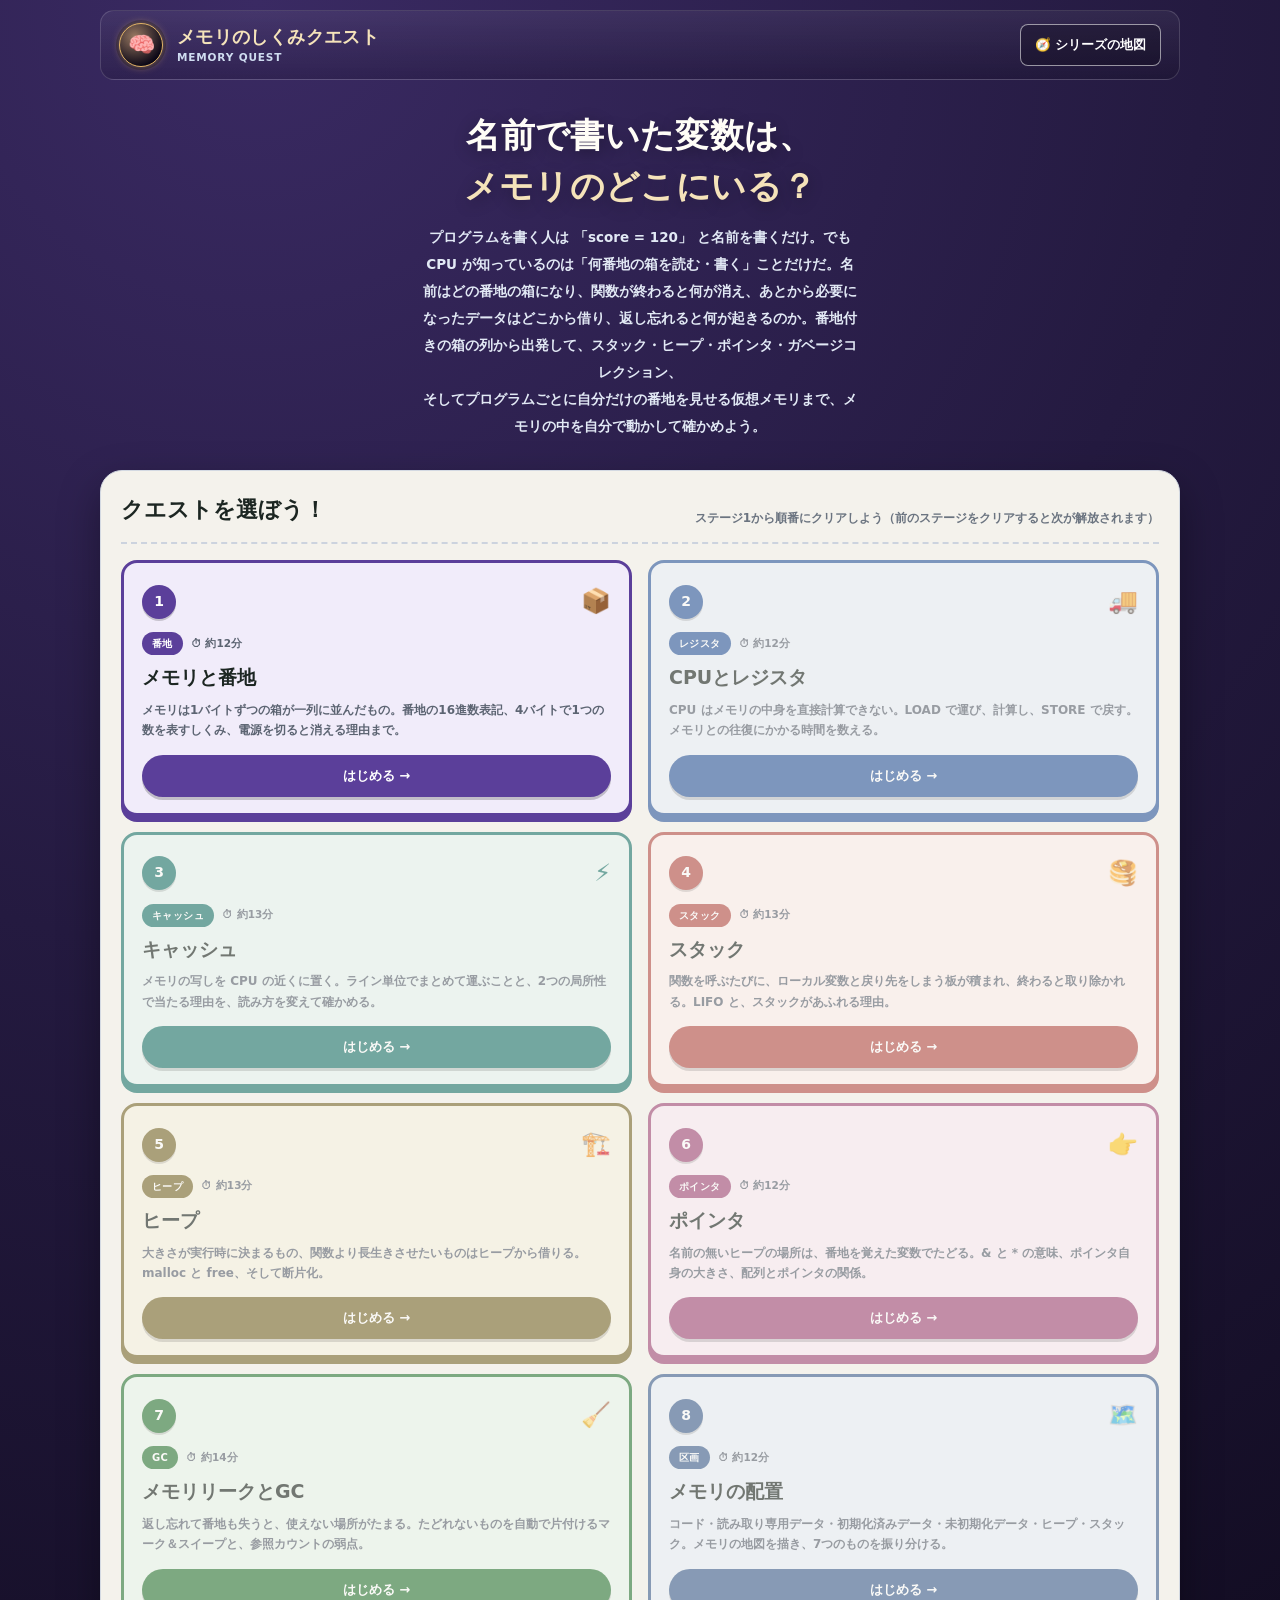
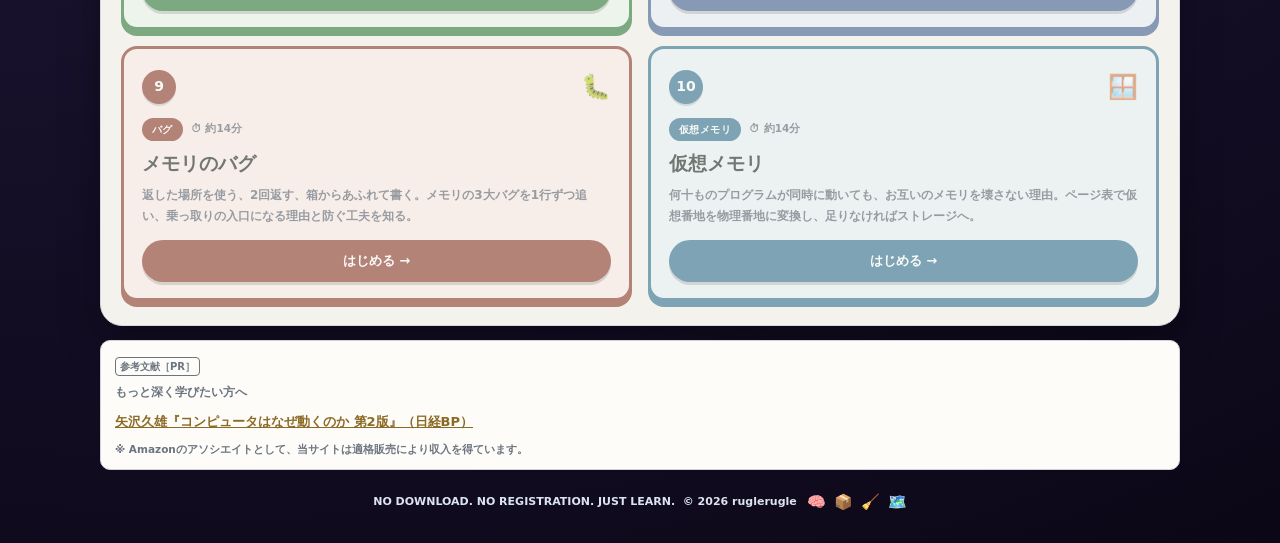
<file: index.html>
<!DOCTYPE html>
<html lang="ja">
<head>
<meta charset="UTF-8">
<meta name="viewport" content="width=device-width, initial-scale=1.0">
<meta name="theme-color" content="#241a40">
<!-- Google tag (gtag.js) -->
<script async src="https://www.googletagmanager.com/gtag/js?id=G-9RTQCP2HXM"></script>
<script>
  window.dataLayer = window.dataLayer || [];
  function gtag(){dataLayer.push(arguments);}
  gtag('js', new Date());
  gtag('config', 'G-9RTQCP2HXM');
</script>
<title>メモリのしくみクエスト ― 変数はメモリのどこに置かれるのか 全10ステージの無料学習ゲーム</title>
<meta name="description" content="プログラムの変数は、メモリのどこに、いつ置かれ、いつ片付けられるのか。番地・レジスタ・キャッシュ・スタック・ヒープ・ポインタ・メモリリークとGC・メモリの区画・メモリのバグ・仮想メモリまで、メモリの中を自分で動かしながら確かめる全10ステージの無料学習サイト。ねこ博士とうさ美が案内します。">
<link rel="canonical" href="https://informatics.habatakijuku.com/memory-quest/">
<meta property="og:type" content="website">
<meta property="og:site_name" content="メモリのしくみクエスト">
<meta property="og:locale" content="ja_JP">
<meta property="og:title" content="メモリのしくみクエスト ― 変数はメモリのどこに置かれるのか 全10ステージの無料学習ゲーム">
<meta property="og:description" content="名前で書いた変数は、メモリのどこに置かれるのか。番地からスタック・ヒープ・GC・仮想メモリまで、全10ステージ。">
<meta property="og:url" content="https://informatics.habatakijuku.com/memory-quest/">
<meta property="og:image" content="https://informatics.habatakijuku.com/images/ogp/memory-quest.png">
<meta property="og:image:width" content="1200">
<meta property="og:image:height" content="630">
<meta name="twitter:card" content="summary_large_image">
<link rel="icon" href="data:image/svg+xml,<svg xmlns=%22http://www.w3.org/2000/svg%22 viewBox=%220 0 100 100%22><text y=%22.9em%22 font-size=%2290%22>🧠</text></svg>">
<link rel="stylesheet" href="design-system.css?v=20261108b">
<script type="application/ld+json">
{
  "@context": "https://schema.org",
  "@type": "LearningResource",
  "name": "メモリのしくみクエスト",
  "alternateName": "MEMORY QUEST",
  "description": "プログラムの変数は、メモリのどこに、いつ置かれ、いつ片付けられるのか。番地・レジスタ・キャッシュ・スタック・ヒープ・ポインタ・メモリリークとGC・メモリの区画・メモリのバグ・仮想メモリまで、メモリの中を自分で動かしながら確かめる全10ステージの無料学習サイト。ねこ博士とうさ美が案内します。",
  "url": "https://informatics.habatakijuku.com/memory-quest/",
  "inLanguage": "ja",
  "learningResourceType": "learning activity",
  "educationalLevel": "中学生以上",
  "teaches": "メモリ（RAM）と番地・レジスタ・キャッシュと局所性・スタックとスタックフレーム・ヒープと断片化・ポインタ・メモリリーク・ガベージコレクション・メモリの区画・解放後の使用とバッファオーバーフロー・仮想メモリとページ表",
  "isAccessibleForFree": true,
  "author": {
    "@type": "Person",
    "name": "ruglerugle"
  }
}
</script>
</head>
<body>
<div class="shell">
  <nav class="topbar" aria-label="サイト情報">
    <span class="brand-badge" aria-hidden="true">🧠</span>
    <span class="brand-copy">
      <strong>メモリのしくみクエスト</strong>
      <small>MEMORY QUEST</small>
    </span>
    <a class="head-reset" style="margin-left:auto" href="/" title="情報の冒険（シリーズの地図）へ">🧭 シリーズの地図</a>
  </nav>

  <header class="hero">
    <div class="hero-copy">
      <h1><span class="line">名前で書いた変数は、</span><span class="line accent">メモリのどこにいる？</span></h1>
      <p>プログラムを書く人は 「score = 120」 と名前を書くだけ。でも CPU が知っているのは「何番地の箱を読む・書く」ことだけだ。名前はどの番地の箱になり、関数が終わると何が消え、あとから必要になったデータはどこから借り、返し忘れると何が起きるのか。番地付きの箱の列から出発して、スタック・ヒープ・ポインタ・ガベージコレクション、<span class="nowrap">そしてプログラムごとに自分だけの番地を見せる仮想メモリまで、</span>メモリの中を自分で動かして確かめよう。</p>
    </div>
  </header>

  <main>
    <section class="board" aria-labelledby="quest-heading">
      <div class="board-head">
        <div><h2 id="quest-heading">クエストを選ぼう！</h2></div>
        <p>ステージ1から順番にクリアしよう（前のステージをクリアすると次が解放されます）</p>
      </div>

      <div class="quest-grid">
        <a class="quest-card" href="stage1.html" data-stage="1" style="--accent:#5b3f9a;--accent-bg:#f1ecfa">
          <div class="q-top"><span class="q-num">1</span><span class="q-suit" aria-hidden="true">📦</span></div>
          <div class="q-meta"><span class="q-tag">番地</span><span class="q-time">⏱ 約12分</span></div>
          <div class="q-title">メモリと番地</div>
          <p class="q-desc">メモリは1バイトずつの箱が一列に並んだもの。番地の16進数表記、4バイトで1つの数を表すしくみ、電源を切ると消える理由まで。</p>
          <span class="q-cta">はじめる →</span>
        </a>

        <a class="quest-card" href="stage2.html" data-stage="2" style="--accent:#2f5a9e;--accent-bg:#e9eff8">
          <div class="q-top"><span class="q-num">2</span><span class="q-suit" aria-hidden="true">🚚</span></div>
          <div class="q-meta"><span class="q-tag">レジスタ</span><span class="q-time">⏱ 約12分</span></div>
          <div class="q-title">CPUとレジスタ</div>
          <p class="q-desc">CPU はメモリの中身を直接計算できない。LOAD で運び、計算し、STORE で戻す。メモリとの往復にかかる時間を数える。</p>
          <span class="q-cta">はじめる →</span>
        </a>

        <a class="quest-card" href="stage3.html" data-stage="3" style="--accent:#1f766e;--accent-bg:#e7f5f2">
          <div class="q-top"><span class="q-num">3</span><span class="q-suit" aria-hidden="true">⚡</span></div>
          <div class="q-meta"><span class="q-tag">キャッシュ</span><span class="q-time">⏱ 約13分</span></div>
          <div class="q-title">キャッシュ</div>
          <p class="q-desc">メモリの写しを CPU の近くに置く。ライン単位でまとめて運ぶことと、2つの局所性で当たる理由を、読み方を変えて確かめる。</p>
          <span class="q-cta">はじめる →</span>
        </a>

        <a class="quest-card" href="stage4.html" data-stage="4" style="--accent:#b5504a;--accent-bg:#fdefed">
          <div class="q-top"><span class="q-num">4</span><span class="q-suit" aria-hidden="true">🥞</span></div>
          <div class="q-meta"><span class="q-tag">スタック</span><span class="q-time">⏱ 約13分</span></div>
          <div class="q-title">スタック</div>
          <p class="q-desc">関数を呼ぶたびに、ローカル変数と戻り先をしまう板が積まれ、終わると取り除かれる。LIFO と、スタックがあふれる理由。</p>
          <span class="q-cta">はじめる →</span>
        </a>

        <a class="quest-card" href="stage5.html" data-stage="5" style="--accent:#7a6a2f;--accent-bg:#f7f3e2">
          <div class="q-top"><span class="q-num">5</span><span class="q-suit" aria-hidden="true">🏗️</span></div>
          <div class="q-meta"><span class="q-tag">ヒープ</span><span class="q-time">⏱ 約13分</span></div>
          <div class="q-title">ヒープ</div>
          <p class="q-desc">大きさが実行時に決まるもの、関数より長生きさせたいものはヒープから借りる。malloc と free、そして断片化。</p>
          <span class="q-cta">はじめる →</span>
        </a>

        <a class="quest-card" href="stage6.html" data-stage="6" style="--accent:#a14b7a;--accent-bg:#f9ebf3">
          <div class="q-top"><span class="q-num">6</span><span class="q-suit" aria-hidden="true">👉</span></div>
          <div class="q-meta"><span class="q-tag">ポインタ</span><span class="q-time">⏱ 約12分</span></div>
          <div class="q-title">ポインタ</div>
          <p class="q-desc">名前の無いヒープの場所は、番地を覚えた変数でたどる。& と * の意味、ポインタ自身の大きさ、配列とポインタの関係。</p>
          <span class="q-cta">はじめる →</span>
        </a>

        <a class="quest-card" href="stage7.html" data-stage="7" style="--accent:#2f7a3b;--accent-bg:#eaf6ec">
          <div class="q-top"><span class="q-num">7</span><span class="q-suit" aria-hidden="true">🧹</span></div>
          <div class="q-meta"><span class="q-tag">GC</span><span class="q-time">⏱ 約14分</span></div>
          <div class="q-title">メモリリークとGC</div>
          <p class="q-desc">返し忘れて番地も失うと、使えない場所がたまる。たどれないものを自動で片付けるマーク＆スイープと、参照カウントの弱点。</p>
          <span class="q-cta">はじめる →</span>
        </a>

        <a class="quest-card" href="stage8.html" data-stage="8" style="--accent:#3f6191;--accent-bg:#eaf0f8">
          <div class="q-top"><span class="q-num">8</span><span class="q-suit" aria-hidden="true">🗺️</span></div>
          <div class="q-meta"><span class="q-tag">区画</span><span class="q-time">⏱ 約12分</span></div>
          <div class="q-title">メモリの配置</div>
          <p class="q-desc">コード・読み取り専用データ・初期化済みデータ・未初期化データ・ヒープ・スタック。メモリの地図を描き、7つのものを振り分ける。</p>
          <span class="q-cta">はじめる →</span>
        </a>

        <a class="quest-card" href="stage9.html" data-stage="9" style="--accent:#8a3a2a;--accent-bg:#f9ece8">
          <div class="q-top"><span class="q-num">9</span><span class="q-suit" aria-hidden="true">🐛</span></div>
          <div class="q-meta"><span class="q-tag">バグ</span><span class="q-time">⏱ 約14分</span></div>
          <div class="q-title">メモリのバグ</div>
          <p class="q-desc">返した場所を使う、2回返す、箱からあふれて書く。メモリの3大バグを1行ずつ追い、乗っ取りの入口になる理由と防ぐ工夫を知る。</p>
          <span class="q-cta">はじめる →</span>
        </a>

        <a class="quest-card" href="stage10.html" data-stage="10" style="--accent:#2f6f8f;--accent-bg:#e8f2f7">
          <div class="q-top"><span class="q-num">10</span><span class="q-suit" aria-hidden="true">🪟</span></div>
          <div class="q-meta"><span class="q-tag">仮想メモリ</span><span class="q-time">⏱ 約14分</span></div>
          <div class="q-title">仮想メモリ</div>
          <p class="q-desc">何十ものプログラムが同時に動いても、お互いのメモリを壊さない理由。ページ表で仮想番地を物理番地に変換し、足りなければストレージへ。</p>
          <span class="q-cta">はじめる →</span>
        </a>
      </div>
    </section>

    <div id="book-recommend"></div>
  </main>

  <footer>
    <p>NO DOWNLOAD. NO REGISTRATION. JUST LEARN. &nbsp;© <span id="year"></span> ruglerugle</p>
    <div class="footer-suits" aria-hidden="true"><span>🧠</span><span>📦</span><span>🧹</span><span>🗺️</span></div>
  </footer>
</div>
<script>document.getElementById("year").textContent = new Date().getFullYear();</script>
<script src="js/stages.js?v=20261108b"></script>
<script src="js/progress.js?v=20261108b"></script>
<script>QUEST.initCoverPage();</script>
<script src="https://my.habatakijuku.com/sync.js" defer></script>
</body>
</html>
</file>
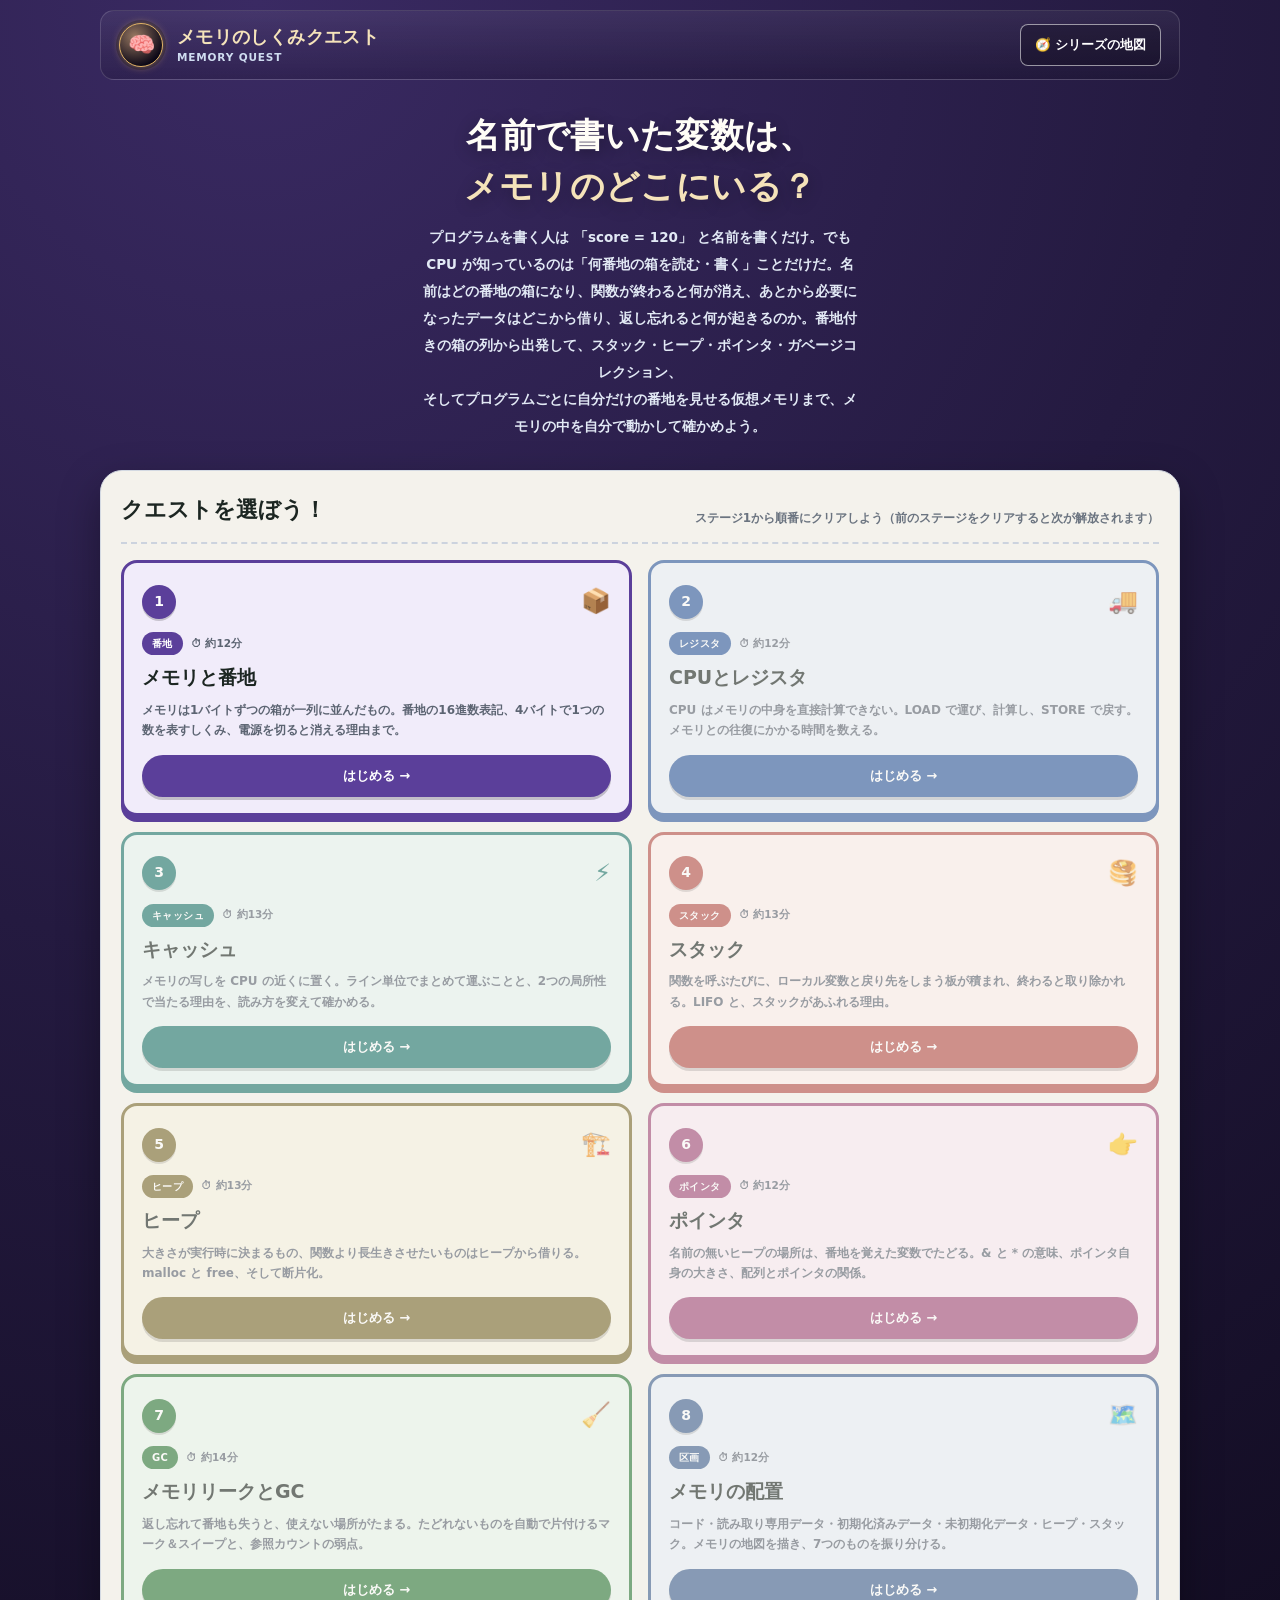
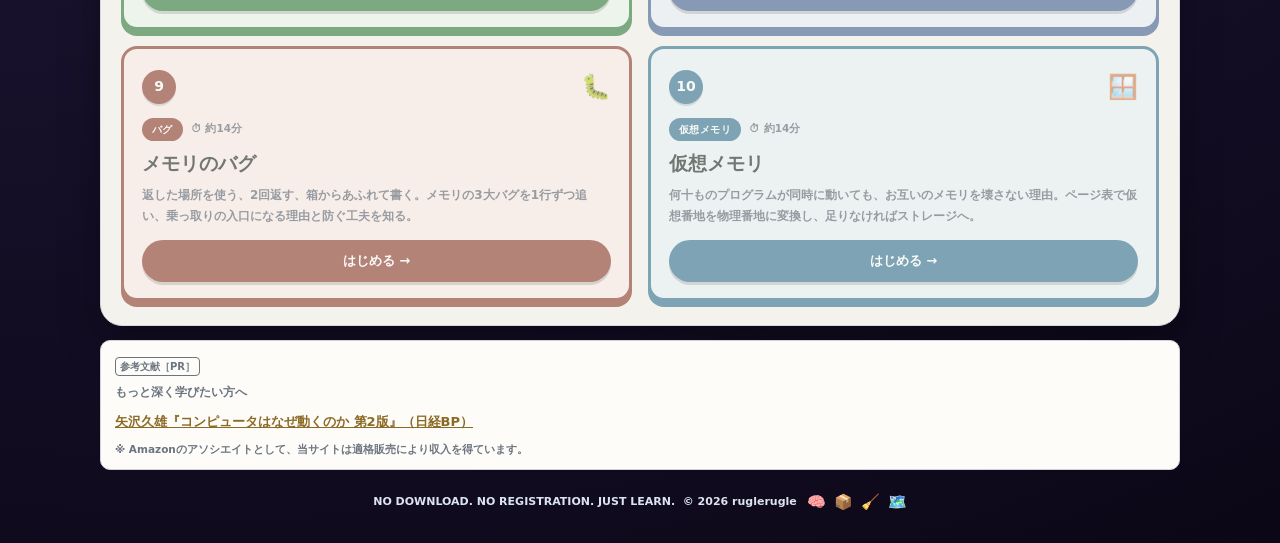
<file: complete.html>
<!DOCTYPE html>
<html lang="ja">
<head>
<meta charset="UTF-8">
<meta name="viewport" content="width=device-width, initial-scale=1.0">
<meta name="theme-color" content="#241a40">
<!-- Google tag (gtag.js) -->
<script async src="https://www.googletagmanager.com/gtag/js?id=G-9RTQCP2HXM"></script>
<script>
  window.dataLayer = window.dataLayer || [];
  function gtag(){dataLayer.push(arguments);}
  gtag('js', new Date());
  gtag('config', 'G-9RTQCP2HXM');
</script>
<title>全ステージクリア ― メモリのしくみクエスト</title>
<meta name="description" content="プログラムの変数は、メモリのどこに、いつ置かれ、いつ片付けられるのか。番地・レジスタ・キャッシュ・スタック・ヒープ・ポインタ・メモリリークとGC・メモリの区画・メモリのバグ・仮想メモリまで、メモリの中を自分で動かしながら確かめる全10ステージの無料学習サイト。ねこ博士とうさ美が案内します。">
<link rel="canonical" href="https://informatics.habatakijuku.com/memory-quest/complete">
<meta property="og:type" content="article">
<meta property="og:site_name" content="メモリのしくみクエスト">
<meta property="og:locale" content="ja_JP">
<meta property="og:title" content="全ステージクリア ― メモリのしくみクエスト">
<meta property="og:description" content="名前で書いた変数は、メモリのどこに置かれるのか。番地からスタック・ヒープ・GC・仮想メモリまで、全10ステージ。">
<meta property="og:url" content="https://informatics.habatakijuku.com/memory-quest/complete">
<meta property="og:image" content="https://informatics.habatakijuku.com/images/ogp/memory-quest.png">
<meta property="og:image:width" content="1200">
<meta property="og:image:height" content="630">
<meta name="twitter:card" content="summary_large_image">
<link rel="icon" href="data:image/svg+xml,<svg xmlns=%22http://www.w3.org/2000/svg%22 viewBox=%220 0 100 100%22><text y=%22.9em%22 font-size=%2290%22>🧠</text></svg>">
<link rel="stylesheet" href="design-system.css?v=20261108b">
<meta name="robots" content="noindex">
</head>
<body>
<div class="shell">
  <nav class="topbar" aria-label="サイト情報">
    <span class="brand-badge" aria-hidden="true">🧠</span>
    <span class="brand-copy">
      <strong>メモリのしくみクエスト</strong>
      <small>MEMORY QUEST</small>
    </span>
    <a class="head-reset" style="margin-left:auto" href="/" title="情報の冒険（シリーズの地図）へ">🧭 シリーズの地図</a>
  </nav>

  <header class="hero">
    <div class="hero-copy">
      <h1><span class="line">変数の居場所、全部たどれた ∎</span></h1>
      <p>名前で書いた変数が、どの区画の、どの番地の箱になるのか。関数を呼ぶとスタックに板が積まれ、malloc でヒープから借り、ポインタで番地をたどり、返し忘れればリーク、使ってはいけない番地を使えば乗っ取りの入口。そしてプログラムごとのページ表が、お互いのメモリを隔てている。旅の記録で振り返ろう。</p>
    </div>
  </header>

  <main>
    <section class="board" aria-labelledby="recap-heading">
      <div class="board-head">
        <div><h2 id="recap-heading">ここまでの旅を振り返ろう</h2></div>
        <p>全10ステージ、おつかれさま</p>
      </div>
      <div class="recap-list">
        <div class="recap-item">
          <div class="recap-num">1</div>
          <div class="recap-body">
            <div class="recap-title">メモリと番地</div>
            <div class="recap-desc">メモリは番地付きの1バイトの箱の列で、どの番地も同じ速さで開けられる（RAM）。番地は 0x を付けた16進数で書き、整数は4バイトの箱を並べて表す。電源を切ると消える。</div>
          </div>
        </div>
        <div class="recap-item">
          <div class="recap-num">2</div>
          <div class="recap-body">
            <div class="recap-title">CPUとレジスタ</div>
            <div class="recap-desc">ALU につながるのはレジスタだけ。メモリの数は LOAD・計算・STORE で往復する。往復は約300拍で、計算そのものより待ち時間が長い（メモリの壁）。変数の番地はコンパイラが決める。</div>
          </div>
        </div>
        <div class="recap-item">
          <div class="recap-num">3</div>
          <div class="recap-body">
            <div class="recap-title">キャッシュ</div>
            <div class="recap-desc">外れたらラインを丸ごと運ぶ。さっき使った場所（時間的局所性）と近くの番地（空間的局所性）が当たる。追い出しは LRU。同じ計算でも、読む順番で速さが何倍も変わる。</div>
          </div>
        </div>
        <div class="recap-item">
          <div class="recap-num">4</div>
          <div class="recap-body">
            <div class="recap-title">スタック</div>
            <div class="recap-desc">関数を呼ぶとスタックフレーム（戻り先・引数のコピー・ローカル変数）が積まれ、return で丸ごと消える。積み下ろしはスタックポインタを動かすだけ。深く呼びすぎるとあふれる。</div>
          </div>
        </div>
        <div class="recap-item">
          <div class="recap-num">5</div>
          <div class="recap-body">
            <div class="recap-title">ヒープ</div>
            <div class="recap-desc">malloc で好きな大きさをひと続きで借り、free で返す。返すのはプログラムの責任。空きの合計が足りても、細切れなら大きなかたまりは借りられない（断片化）。</div>
          </div>
        </div>
        <div class="recap-item">
          <div class="recap-num">6</div>
          <div class="recap-body">
            <div class="recap-title">ポインタ</div>
            <div class="recap-desc">ポインタは番地をしまう変数で、64ビットでは8バイト。&x は x の番地、*p は p の指す箱。p＋1 は型の大きさだけ進み、a[i] は *(a＋i)。番地を渡せば関数から呼んだ側の変数を書き換えられる。</div>
          </div>
        </div>
        <div class="recap-item">
          <div class="recap-num">7</div>
          <div class="recap-body">
            <div class="recap-title">メモリリークとGC</div>
            <div class="recap-desc">番地を失った借り物はリークになる。GC はルートからたどれないものを片付ける（マーク＆スイープ）。参照カウントはすぐ片付くが、指し合う輪は残る。Rust は持ち主の規則で翻訳時に確かめる。</div>
          </div>
        </div>
        <div class="recap-item">
          <div class="recap-num">8</div>
          <div class="recap-body">
            <div class="recap-title">メモリの配置</div>
            <div class="recap-desc">翻訳時に決まりずっと残る：コード・読み取り専用・データ・BSS。実行中に決まり返すまで残る：ヒープ。関数が終わると消える：スタック。ヒープとスタックは向かい合って伸びる。</div>
          </div>
        </div>
        <div class="recap-item">
          <div class="recap-num">9</div>
          <div class="recap-body">
            <div class="recap-title">メモリのバグ</div>
            <div class="recap-desc">解放後の使用・二重解放・バッファあふれは、どれも「使ってよくない番地」を使う間違い。戻り先が書き換えられると乗っ取られる。OS の守り・入力の確認・安全な言語で防ぐ。</div>
          </div>
        </div>
        <div class="recap-item">
          <div class="recap-num">10</div>
          <div class="recap-body">
            <div class="recap-title">仮想メモリ</div>
            <div class="recap-desc">プログラムは仮想番地を使い、MMU がページ表で物理番地に変換する。表に無いフレームには触れない。許可の無い書き込みや表に無い番地はページフォールト。足りなければスワップ、変換結果は TLB に。</div>
          </div>
        </div>
      </div>
      <div class="complete-actions">
        <a class="btn btn-primary" href="/c-pointer-dojo/">次の旅へ：C言語ポインタ道場 →</a>
        <a class="btn" href="./">トップへ戻る</a>
        <a class="btn" href="https://x.com/intent/post?text=%E3%83%A1%E3%83%A2%E3%83%AA%E3%81%AE%E3%81%97%E3%81%8F%E3%81%BF%E3%82%AF%E3%82%A8%E3%82%B9%E3%83%88%E3%82%92%E5%85%A810%E3%82%B9%E3%83%86%E3%83%BC%E3%82%B8%E3%82%AF%E3%83%AA%E3%82%A2%E3%81%97%E3%81%9F%EF%BC%81&url=https%3A%2F%2Finformatics.habatakijuku.com%2Fmemory-quest%2F" target="_blank" rel="noopener">𝕏 でシェア</a>
        <button class="btn" id="btn-reset-all">🔄 最初から</button>
      </div>
    </section>
    <div id="book-recommend"></div>
  </main>

  <footer>
    <p>NO DOWNLOAD. NO REGISTRATION. JUST LEARN. &nbsp;© <span id="year"></span> ruglerugle</p>
    <div class="footer-suits" aria-hidden="true"><span>🧠</span><span>📦</span><span>🧹</span><span>🗺️</span></div>
  </footer>
</div>
<script>document.getElementById("year").textContent = new Date().getFullYear();</script>
<script src="js/stages.js?v=20261108b"></script>
<script src="js/progress.js?v=20261108b"></script>
<script>QUEST.initCompletePage();</script>
<script src="https://my.habatakijuku.com/sync.js" defer></script>
</body>
</html>
</file>
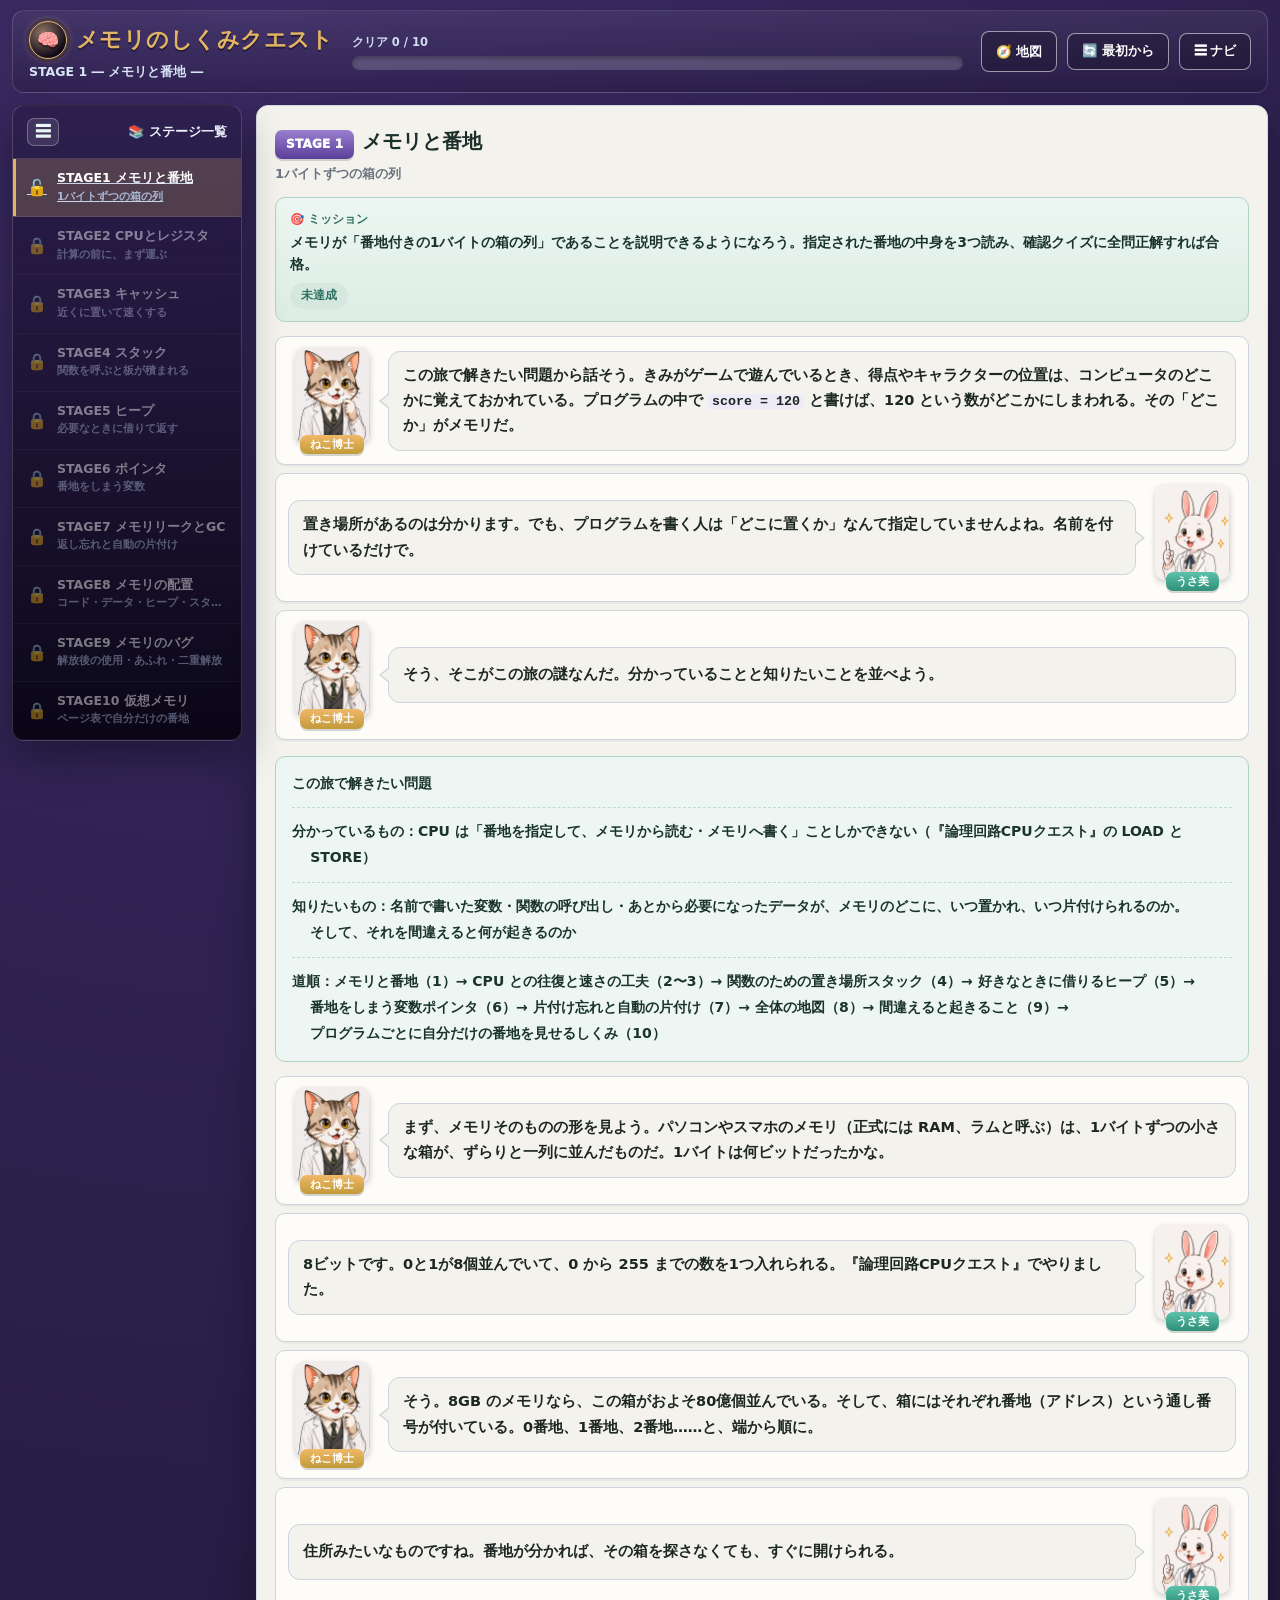
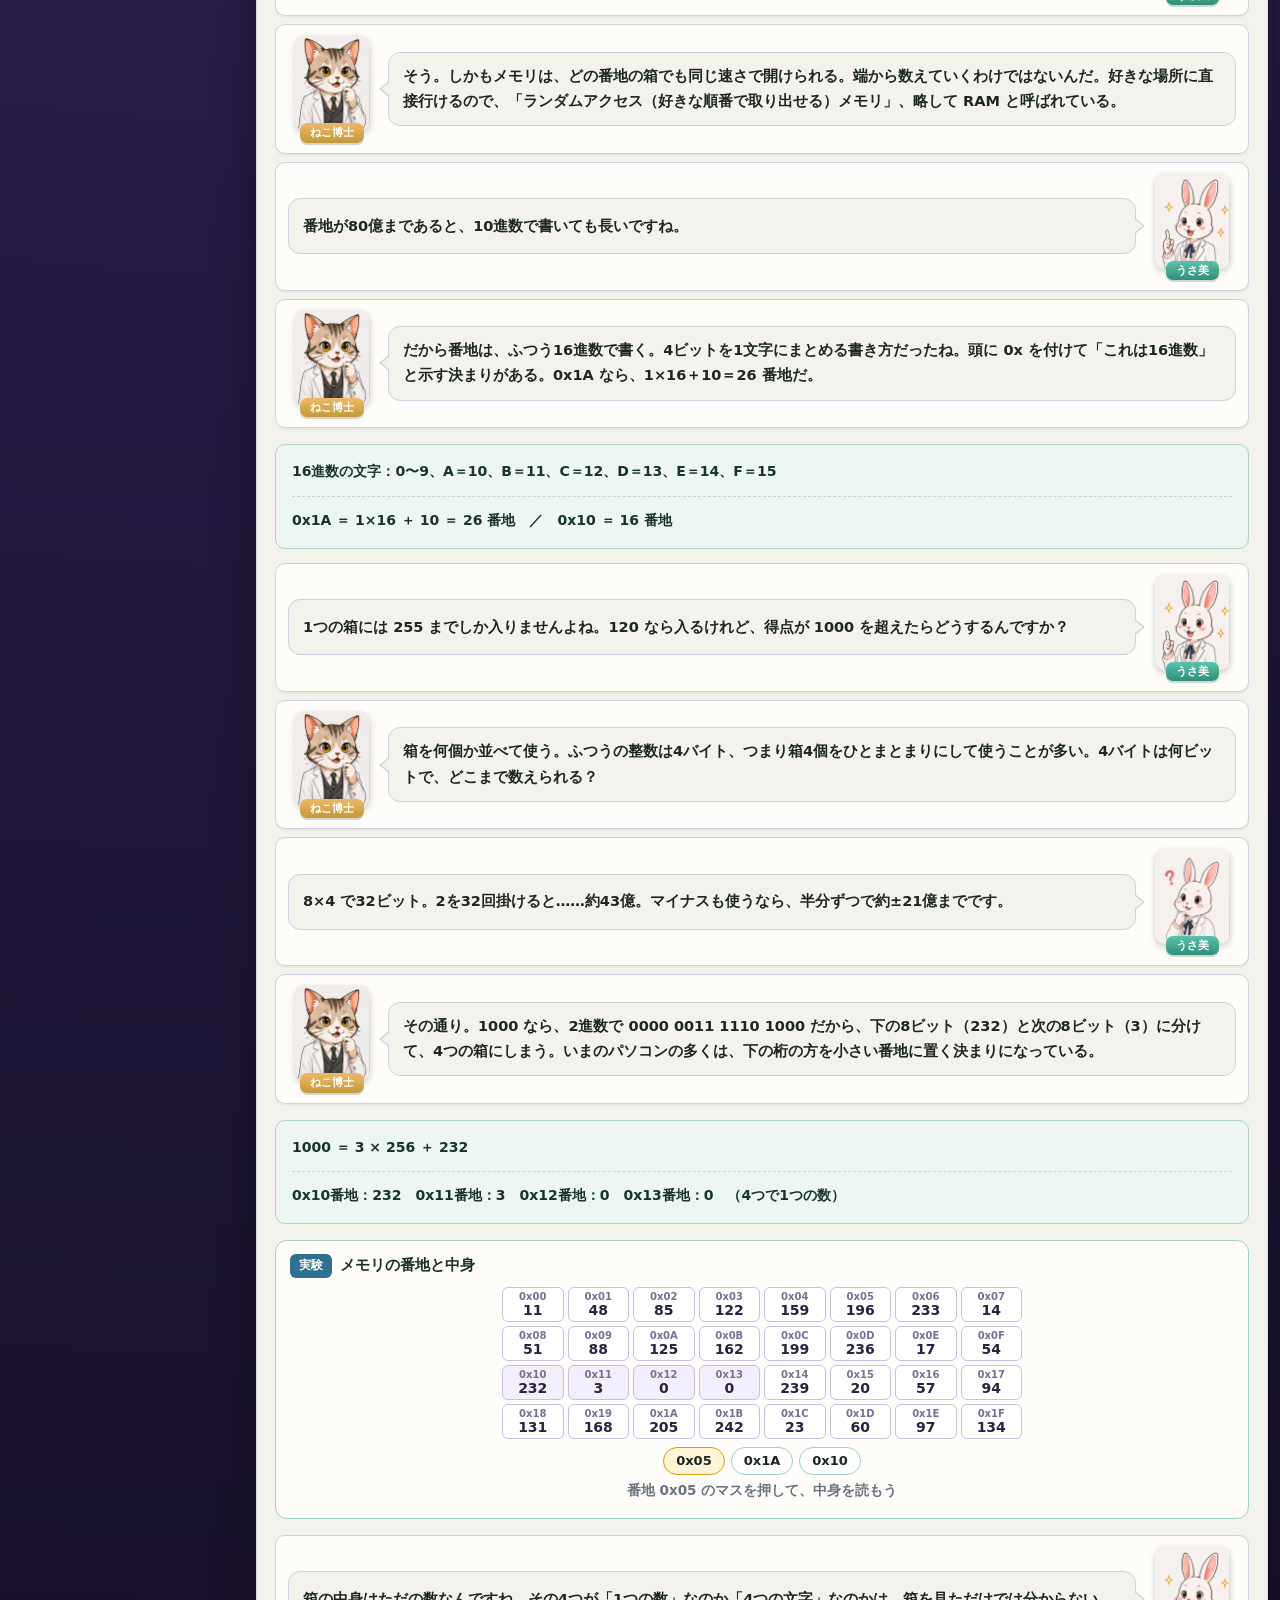
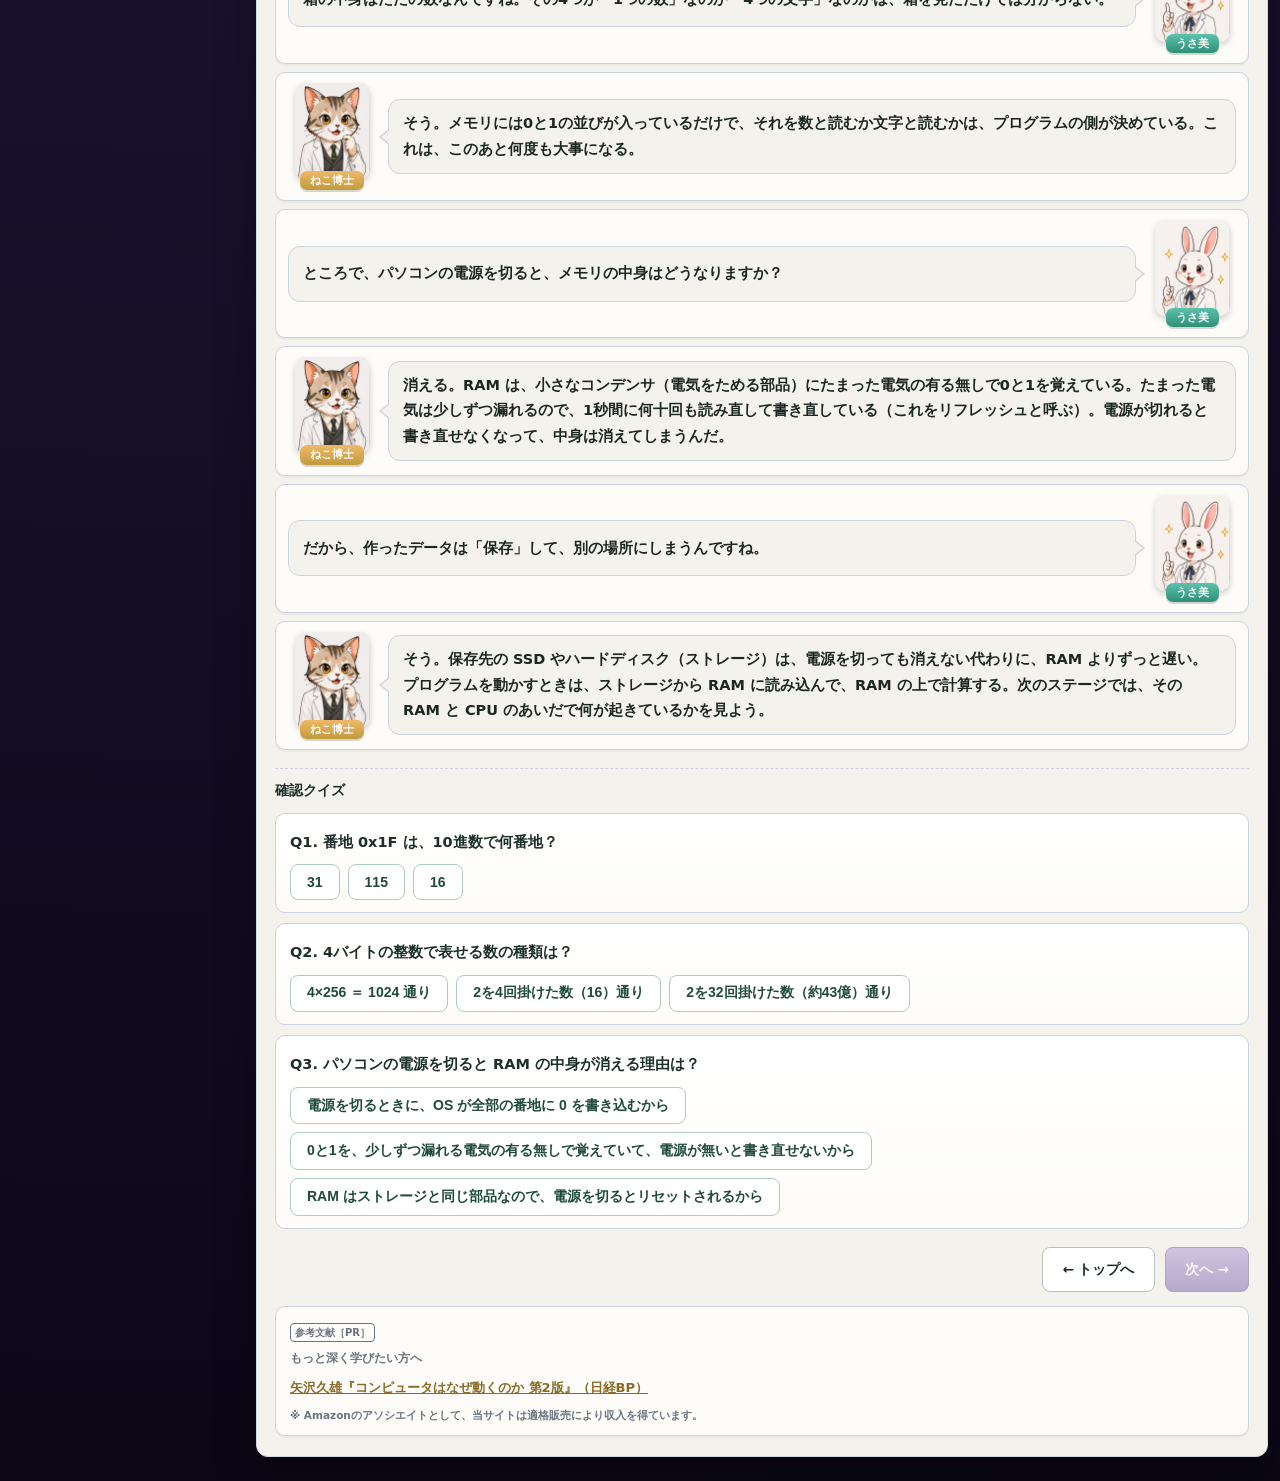
<file: stage1.html>
<!DOCTYPE html>
<html lang="ja">
<head>
<meta charset="UTF-8">
<meta name="viewport" content="width=device-width, initial-scale=1.0">
<meta name="theme-color" content="#241a40">
<!-- Google tag (gtag.js) -->
<script async src="https://www.googletagmanager.com/gtag/js?id=G-9RTQCP2HXM"></script>
<script>
  window.dataLayer = window.dataLayer || [];
  function gtag(){dataLayer.push(arguments);}
  gtag('js', new Date());
  gtag('config', 'G-9RTQCP2HXM');
</script>
<title>STAGE1 メモリと番地 ― メモリのしくみクエスト</title>
<meta name="description" content="プログラムが動くとき、数や文字はどこに置かれているのか。メモリ（RAM）は1バイトずつの箱が一列に並んだもので、箱には番地という通し番号がある。番地の16進数表記、4バイトで1つの数を表すしくみ、電源を切ると消える理由までを確かめる。">
<link rel="canonical" href="https://informatics.habatakijuku.com/memory-quest/stage1">
<meta property="og:type" content="article">
<meta property="og:site_name" content="メモリのしくみクエスト">
<meta property="og:locale" content="ja_JP">
<meta property="og:title" content="STAGE1 メモリと番地 ― メモリのしくみクエスト">
<meta property="og:description" content="メモリは1バイトの箱の列。番地で場所を指定する。プログラムの数や文字の置き場所を知る旅の始まり。">
<meta property="og:url" content="https://informatics.habatakijuku.com/memory-quest/stage1">
<meta property="og:image" content="https://informatics.habatakijuku.com/images/ogp/memory-quest.png">
<meta property="og:image:width" content="1200">
<meta property="og:image:height" content="630">
<meta name="twitter:card" content="summary_large_image">
<link rel="icon" href="data:image/svg+xml,<svg xmlns=%22http://www.w3.org/2000/svg%22 viewBox=%220 0 100 100%22><text y=%22.9em%22 font-size=%2290%22>🧠</text></svg>">
<link rel="stylesheet" href="design-system.css?v=20261108b">
<link rel="stylesheet" href="lab.css?v=20261108b">
<script src="js/stages.js?v=20261108b"></script>
<script src="js/progress.js?v=20261108b"></script>
<script src="js/labs.js?v=20261108b"></script>
</head>
<body>
<div class="app-shell side-collapsed" id="app-shell">
  <header class="game-header">
    <div class="brand">
      <div class="brand-title"><a class="head-reset home-badge" href="./" title="トップへ" aria-label="トップへ">🧠</a> <span>メモリのしくみクエスト</span></div>
      <div class="brand-sub">STAGE 1 ― メモリと番地 ―</div>
    </div>
    <div class="head-progress-wrap">
      <div class="head-progress-label" id="progress-label">クリア 0 / 10</div>
      <div class="head-progress" role="progressbar" aria-label="クリア済みステージ数" aria-valuemin="0" aria-valuemax="10" aria-valuenow="0"><div class="head-progress-fill" id="progress-fill" style="width:0%"></div></div>
    </div>
    <div class="header-actions">
      <a class="head-reset" href="/" title="情報の冒険（シリーズの地図）へ">🧭 地図</a>
      <button class="head-reset" id="btn-reset-all">🔄 最初から</button>
      <button class="head-reset" id="head-nav-toggle" title="ステージ一覧の表示切替">☰ ナビ</button>
    </div>
  </header>

  <div class="game-layout">
    <div class="side-backdrop" id="side-backdrop"></div>
    <aside class="side-panel">
      <div class="side-head">
        <button class="side-toggle" id="sidebar-toggle" title="ステージ一覧の表示切替" aria-label="ステージ一覧の表示切替">☰</button>
        <span class="side-head-text">📚 ステージ一覧</span>
      </div>
      <div class="side-list" id="side-list"></div>
    </aside>

    <main class="main-area">
      <div class="chapter-head">
        <span class="chapter-badge">STAGE 1</span><h1 class="chapter-title">メモリと番地</h1>
        <div class="chapter-sub">1バイトずつの箱の列</div>
      </div>

      <div class="mission-box">
        <div class="mission-label">🎯 ミッション</div>
        <div class="mission-text">メモリが「番地付きの1バイトの箱の列」であることを説明できるようになろう。指定された番地の中身を3つ読み、確認クイズに全問正解すれば合格。</div>
        <span class="mission-status" id="mission-status">未達成</span>
      </div>

      <div class="dialogue-scene">
        <div class="dialog-row">
          <div class="dialog-character">
            <div class="dialog-avatar mentor"><img src="images/cat.webp" width="300" height="386" alt=""></div>
            <div class="dialog-name mentor">ねこ博士</div>
          </div>
          <div class="dialog-bubble">この旅で解きたい問題から話そう。きみがゲームで遊んでいるとき、得点やキャラクターの位置は、コンピュータのどこかに覚えておかれている。プログラムの中で <code>score = 120</code> と書けば、120 という数がどこかにしまわれる。その「どこか」が<strong>メモリ</strong>だ。</div>
        </div>
        <div class="dialog-row right">
          <div class="dialog-character">
            <div class="dialog-avatar student"><img src="images/rabbit.webp" width="300" height="386" alt=""></div>
            <div class="dialog-name student">うさ美</div>
          </div>
          <div class="dialog-bubble">置き場所があるのは分かります。でも、プログラムを書く人は「どこに置くか」なんて指定していませんよね。名前を付けているだけで。</div>
        </div>
        <div class="dialog-row">
          <div class="dialog-character">
            <div class="dialog-avatar mentor"><img src="images/cat.webp" width="300" height="386" alt=""></div>
            <div class="dialog-name mentor">ねこ博士</div>
          </div>
          <div class="dialog-bubble">そう、そこがこの旅の謎なんだ。分かっていることと知りたいことを並べよう。</div>
        </div>
      </div>
      <div class="formula-box">
        <span class="step"><strong>この旅で解きたい問題</strong></span>
        <span class="step">分かっているもの：CPU は「番地を指定して、メモリから読む・メモリへ書く」ことしかできない（『論理回路CPUクエスト』の LOAD と STORE）</span>
        <span class="step">知りたいもの：名前で書いた変数・関数の呼び出し・あとから必要になったデータが、メモリのどこに、いつ置かれ、いつ片付けられるのか。そして、それを間違えると何が起きるのか</span>
        <span class="step">道順：メモリと番地（1）→ CPU との往復と速さの工夫（2〜3）→ 関数のための置き場所スタック（4）→ 好きなときに借りるヒープ（5）→ 番地をしまう変数ポインタ（6）→ 片付け忘れと自動の片付け（7）→ 全体の地図（8）→ 間違えると起きること（9）→ プログラムごとに自分だけの番地を見せるしくみ（10）</span>
      </div>
      <div class="dialogue-scene">
        <div class="dialog-row">
          <div class="dialog-character">
            <div class="dialog-avatar mentor"><img src="images/cat.webp" width="300" height="386" alt=""></div>
            <div class="dialog-name mentor">ねこ博士</div>
          </div>
          <div class="dialog-bubble">まず、メモリそのものの形を見よう。パソコンやスマホのメモリ（正式には <strong>RAM</strong>、ラムと呼ぶ）は、<strong>1バイトずつの小さな箱</strong>が、ずらりと一列に並んだものだ。1バイトは何ビットだったかな。</div>
        </div>
        <div class="dialog-row right">
          <div class="dialog-character">
            <div class="dialog-avatar student"><img src="images/rabbit.webp" width="300" height="386" alt=""></div>
            <div class="dialog-name student">うさ美</div>
          </div>
          <div class="dialog-bubble">8ビットです。0と1が8個並んでいて、0 から 255 までの数を1つ入れられる。『論理回路CPUクエスト』でやりました。</div>
        </div>
        <div class="dialog-row">
          <div class="dialog-character">
            <div class="dialog-avatar mentor"><img src="images/cat.webp" width="300" height="386" alt=""></div>
            <div class="dialog-name mentor">ねこ博士</div>
          </div>
          <div class="dialog-bubble">そう。8GB のメモリなら、この箱がおよそ80億個並んでいる。そして、箱にはそれぞれ<strong>番地</strong>（アドレス）という通し番号が付いている。0番地、1番地、2番地……と、端から順に。</div>
        </div>
        <div class="dialog-row right">
          <div class="dialog-character">
            <div class="dialog-avatar student"><img src="images/rabbit.webp" width="300" height="386" alt=""></div>
            <div class="dialog-name student">うさ美</div>
          </div>
          <div class="dialog-bubble">住所みたいなものですね。番地が分かれば、その箱を探さなくても、すぐに開けられる。</div>
        </div>
        <div class="dialog-row">
          <div class="dialog-character">
            <div class="dialog-avatar mentor"><img src="images/cat.webp" width="300" height="386" alt=""></div>
            <div class="dialog-name mentor">ねこ博士</div>
          </div>
          <div class="dialog-bubble">そう。しかもメモリは、どの番地の箱でも<strong>同じ速さで</strong>開けられる。端から数えていくわけではないんだ。好きな場所に直接行けるので、「ランダムアクセス（好きな順番で取り出せる）メモリ」、略して RAM と呼ばれている。</div>
        </div>
        <div class="dialog-row right">
          <div class="dialog-character">
            <div class="dialog-avatar student"><img src="images/rabbit.webp" width="300" height="386" alt=""></div>
            <div class="dialog-name student">うさ美</div>
          </div>
          <div class="dialog-bubble">番地が80億まであると、10進数で書いても長いですね。</div>
        </div>
        <div class="dialog-row">
          <div class="dialog-character">
            <div class="dialog-avatar mentor"><img src="images/cat.webp" width="300" height="386" alt=""></div>
            <div class="dialog-name mentor">ねこ博士</div>
          </div>
          <div class="dialog-bubble">だから番地は、ふつう<strong>16進数</strong>で書く。4ビットを1文字にまとめる書き方だったね。頭に <strong>0x</strong> を付けて「これは16進数」と示す決まりがある。0x1A なら、1×16＋10＝26 番地だ。</div>
        </div>
      </div>
      <div class="formula-box">
        <span class="step">16進数の文字：0〜9、A＝10、B＝11、C＝12、D＝13、E＝14、F＝15</span>
        <span class="step">0x1A ＝ 1×16 ＋ 10 ＝ 26 番地　／　0x10 ＝ 16 番地</span>
      </div>
      <div class="dialogue-scene">
        <div class="dialog-row right">
          <div class="dialog-character">
            <div class="dialog-avatar student"><img src="images/rabbit.webp" width="300" height="386" alt=""></div>
            <div class="dialog-name student">うさ美</div>
          </div>
          <div class="dialog-bubble">1つの箱には 255 までしか入りませんよね。120 なら入るけれど、得点が 1000 を超えたらどうするんですか？</div>
        </div>
        <div class="dialog-row">
          <div class="dialog-character">
            <div class="dialog-avatar mentor"><img src="images/cat.webp" width="300" height="386" alt=""></div>
            <div class="dialog-name mentor">ねこ博士</div>
          </div>
          <div class="dialog-bubble">箱を何個か<strong>並べて使う</strong>。ふつうの整数は4バイト、つまり箱4個をひとまとまりにして使うことが多い。4バイトは何ビットで、どこまで数えられる？</div>
        </div>
        <div class="dialog-row right">
          <div class="dialog-character">
            <div class="dialog-avatar student"><img src="images/rabbitThink.webp" width="300" height="386" alt=""></div>
            <div class="dialog-name student">うさ美</div>
          </div>
          <div class="dialog-bubble"> 8×4 で32ビット。2を32回掛けると……約43億。マイナスも使うなら、半分ずつで約±21億までです。</div>
        </div>
        <div class="dialog-row">
          <div class="dialog-character">
            <div class="dialog-avatar mentor"><img src="images/cat.webp" width="300" height="386" alt=""></div>
            <div class="dialog-name mentor">ねこ博士</div>
          </div>
          <div class="dialog-bubble">その通り。1000 なら、2進数で 0000 0011 1110 1000 だから、下の8ビット（232）と次の8ビット（3）に分けて、4つの箱にしまう。いまのパソコンの多くは、<strong>下の桁の方を小さい番地に</strong>置く決まりになっている。</div>
        </div>
      </div>
      <div class="formula-box">
        <span class="step">1000 ＝ 3 × 256 ＋ 232</span>
        <span class="step">0x10番地：232　0x11番地：3　0x12番地：0　0x13番地：0　（4つで1つの数）</span>
      </div>
      <div class="lab" data-lab="ram" data-id="mem-s1-ram"></div>
      <div class="dialogue-scene">
        <div class="dialog-row right">
          <div class="dialog-character">
            <div class="dialog-avatar student"><img src="images/rabbit.webp" width="300" height="386" alt=""></div>
            <div class="dialog-name student">うさ美</div>
          </div>
          <div class="dialog-bubble">箱の中身はただの数なんですね。その4つが「1つの数」なのか「4つの文字」なのかは、箱を見ただけでは分からない。</div>
        </div>
        <div class="dialog-row">
          <div class="dialog-character">
            <div class="dialog-avatar mentor"><img src="images/cat.webp" width="300" height="386" alt=""></div>
            <div class="dialog-name mentor">ねこ博士</div>
          </div>
          <div class="dialog-bubble">そう。メモリには0と1の並びが入っているだけで、それを数と読むか文字と読むかは、プログラムの側が決めている。これは、このあと何度も大事になる。</div>
        </div>
        <div class="dialog-row right">
          <div class="dialog-character">
            <div class="dialog-avatar student"><img src="images/rabbit.webp" width="300" height="386" alt=""></div>
            <div class="dialog-name student">うさ美</div>
          </div>
          <div class="dialog-bubble">ところで、パソコンの電源を切ると、メモリの中身はどうなりますか？</div>
        </div>
        <div class="dialog-row">
          <div class="dialog-character">
            <div class="dialog-avatar mentor"><img src="images/cat.webp" width="300" height="386" alt=""></div>
            <div class="dialog-name mentor">ねこ博士</div>
          </div>
          <div class="dialog-bubble">消える。RAM は、小さなコンデンサ（電気をためる部品）にたまった電気の有る無しで0と1を覚えている。たまった電気は少しずつ漏れるので、1秒間に何十回も読み直して書き直している（これを<strong>リフレッシュ</strong>と呼ぶ）。電源が切れると書き直せなくなって、中身は消えてしまうんだ。</div>
        </div>
        <div class="dialog-row right">
          <div class="dialog-character">
            <div class="dialog-avatar student"><img src="images/rabbit.webp" width="300" height="386" alt=""></div>
            <div class="dialog-name student">うさ美</div>
          </div>
          <div class="dialog-bubble">だから、作ったデータは「保存」して、別の場所にしまうんですね。</div>
        </div>
        <div class="dialog-row">
          <div class="dialog-character">
            <div class="dialog-avatar mentor"><img src="images/cat.webp" width="300" height="386" alt=""></div>
            <div class="dialog-name mentor">ねこ博士</div>
          </div>
          <div class="dialog-bubble">そう。保存先の SSD やハードディスク（<strong>ストレージ</strong>）は、電源を切っても消えない代わりに、RAM よりずっと遅い。プログラムを動かすときは、ストレージから RAM に読み込んで、RAM の上で計算する。次のステージでは、その RAM と CPU のあいだで何が起きているかを見よう。</div>
        </div>
      </div>

      <h2 class="quiz-head">確認クイズ</h2>
      <div class="quiz-card" data-quiz>
        <p class="quiz-q">Q1. 番地 0x1F は、10進数で何番地？</p>
        <div class="choice-list">
          <button class="choice-btn">31</button>
          <button class="choice-btn">115</button>
          <button class="choice-btn">16</button>
        </div>
        <div class="quiz-explain" hidden>正解！ 0x1F ＝ 1×16 ＋ 15（F）＝ 31。16進数は1文字が0〜15を表す。</div>
      </div>
      <div class="quiz-card" data-quiz>
        <p class="quiz-q">Q2. 4バイトの整数で表せる数の種類は？</p>
        <div class="choice-list">
          <button class="choice-btn">4×256 ＝ 1024 通り</button>
          <button class="choice-btn">2を4回掛けた数（16）通り</button>
          <button class="choice-btn">2を32回掛けた数（約43億）通り</button>
        </div>
        <div class="quiz-explain" hidden>正解！ 4バイト＝32ビット。1ビット増えるごとに2倍になるので、2を32回掛けた数だけ表せる。</div>
      </div>
      <div class="quiz-card" data-quiz>
        <p class="quiz-q">Q3. パソコンの電源を切ると RAM の中身が消える理由は？</p>
        <div class="choice-list">
          <button class="choice-btn">電源を切るときに、OS が全部の番地に 0 を書き込むから</button>
          <button class="choice-btn">0と1を、少しずつ漏れる電気の有る無しで覚えていて、電源が無いと書き直せないから</button>
          <button class="choice-btn">RAM はストレージと同じ部品なので、電源を切るとリセットされるから</button>
        </div>
        <div class="quiz-explain" hidden>正解！ RAM は小さなコンデンサの電気で記憶し、漏れる分を定期的に書き直している（リフレッシュ）。電源が切れると記憶が保てない。</div>
      </div>

      <div class="stage-nav">
        <a class="btn" href="./">← トップへ</a>
        <button class="btn btn-primary" id="btn-next" disabled>次へ →</button>
      </div>

      <div id="book-recommend"></div>
    </main>
  </div>
</div>

<script>QUEST.initStagePage(1);</script>

<script src="https://my.habatakijuku.com/sync.js" defer></script>
</body>
</html>
</file>
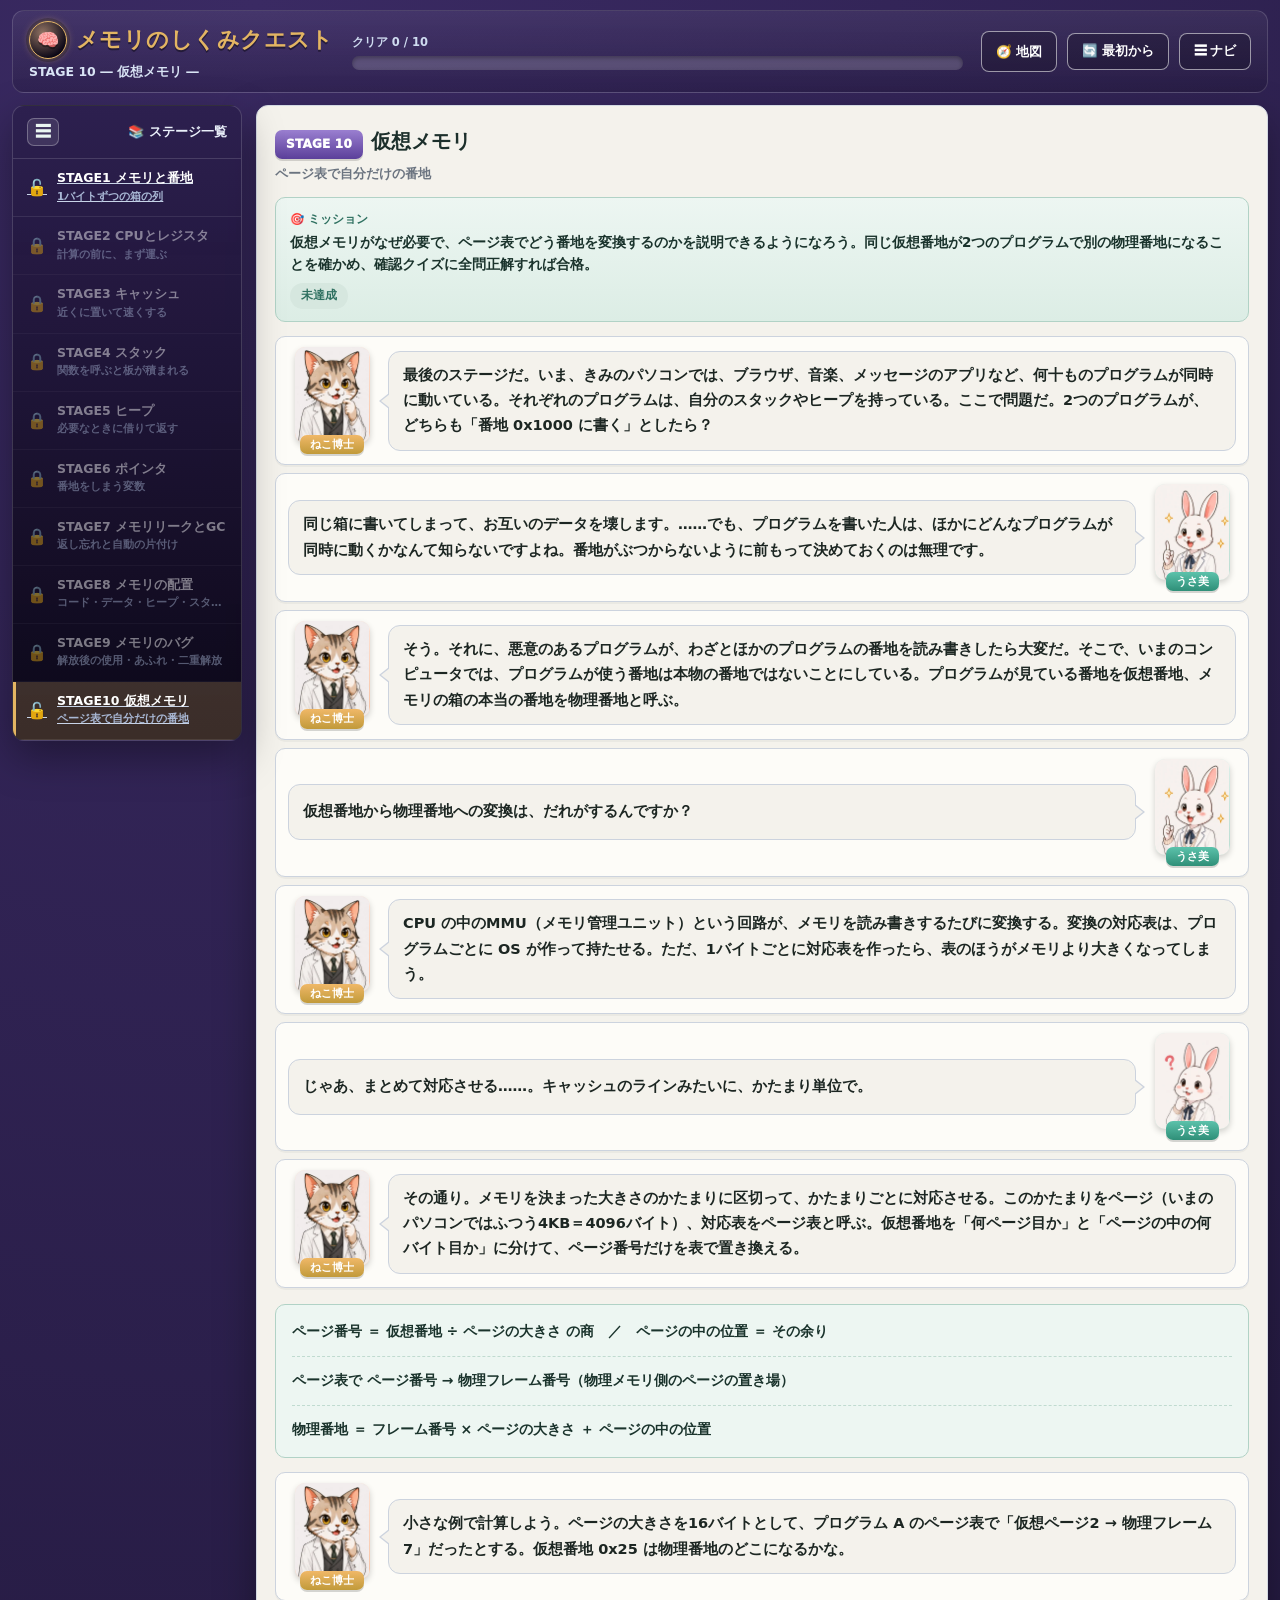
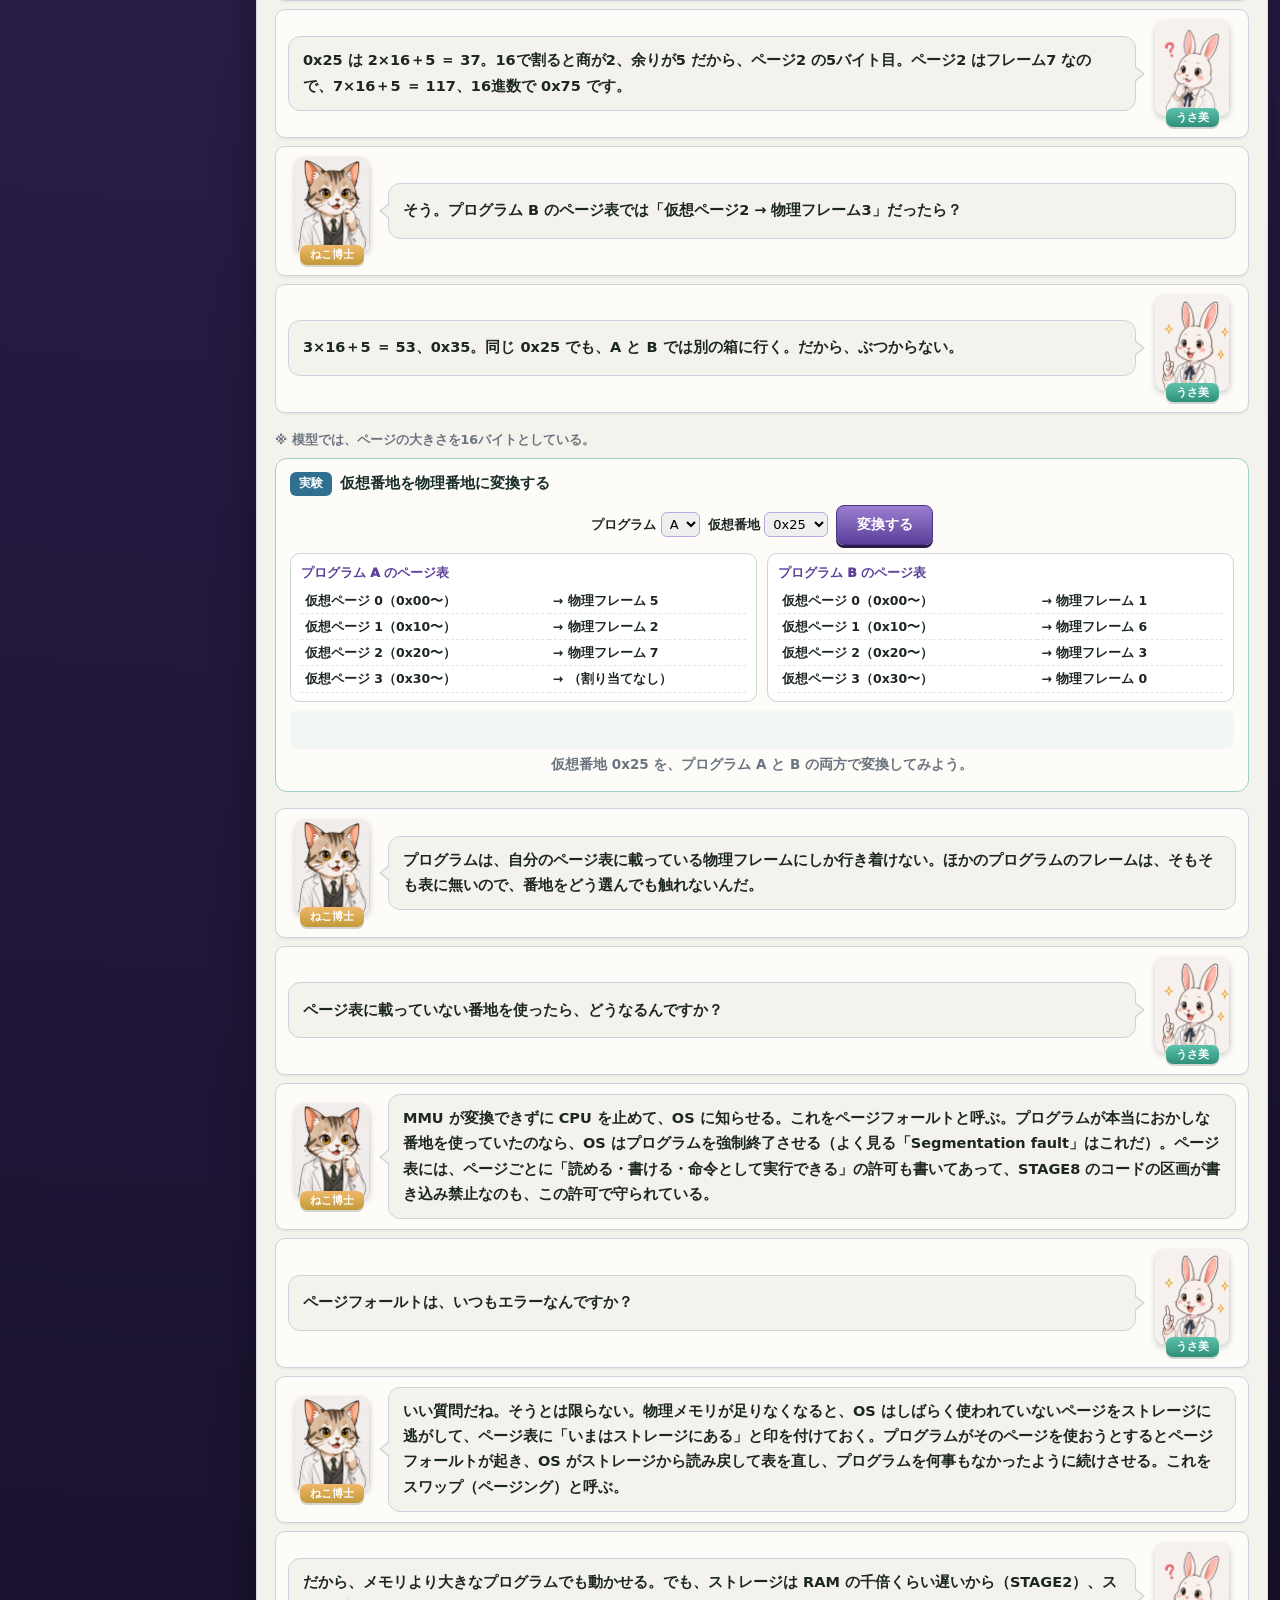
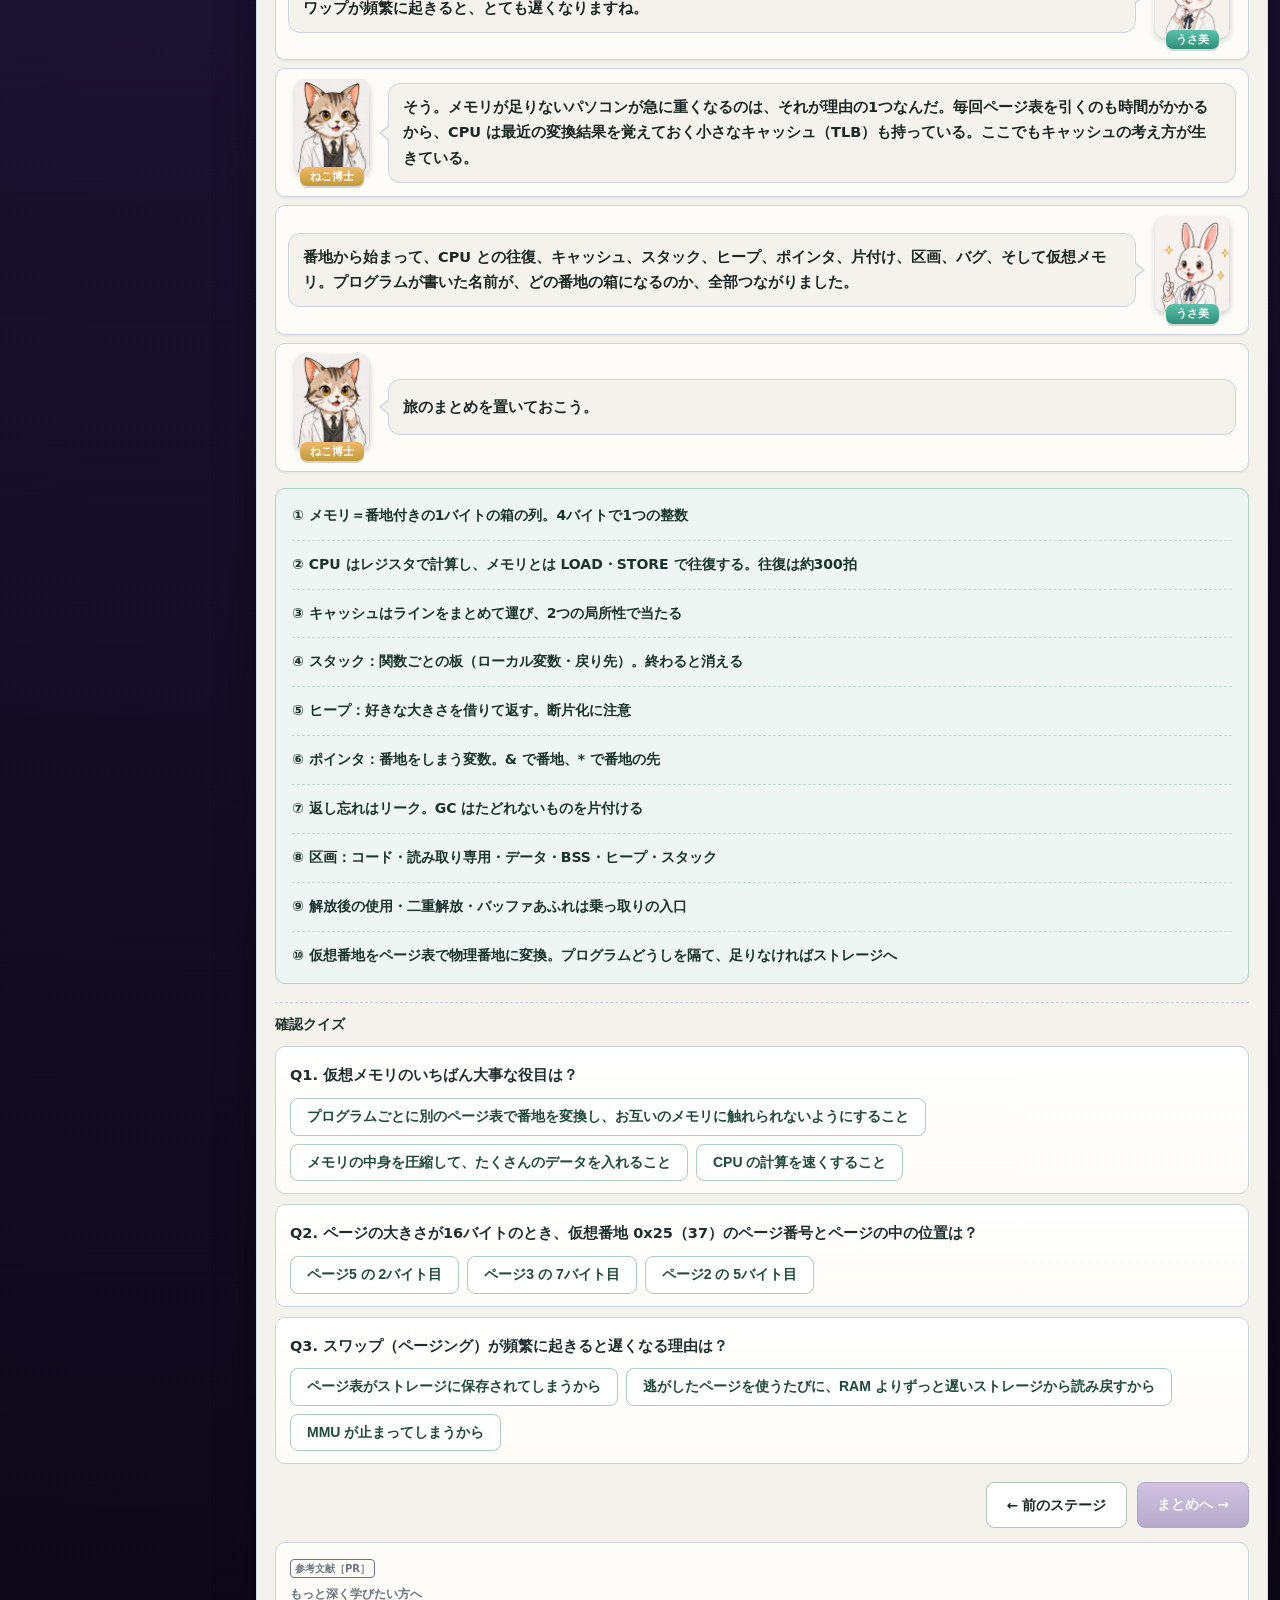
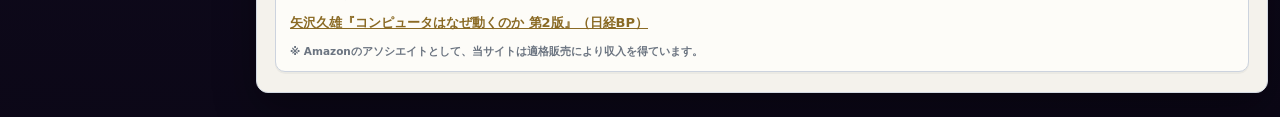
<file: stage10.html>
<!DOCTYPE html>
<html lang="ja">
<head>
<meta charset="UTF-8">
<meta name="viewport" content="width=device-width, initial-scale=1.0">
<meta name="theme-color" content="#241a40">
<!-- Google tag (gtag.js) -->
<script async src="https://www.googletagmanager.com/gtag/js?id=G-9RTQCP2HXM"></script>
<script>
  window.dataLayer = window.dataLayer || [];
  function gtag(){dataLayer.push(arguments);}
  gtag('js', new Date());
  gtag('config', 'G-9RTQCP2HXM');
</script>
<title>STAGE10 仮想メモリ ― メモリのしくみクエスト</title>
<meta name="description" content="パソコンでは何十ものプログラムが同時に動いているのに、なぜお互いのメモリを壊さないのか。プログラムごとに「仮想番地」を見せ、ページ表で本物の番地に変換するしくみ、読み書きの許可、足りないときにストレージへ逃がすしくみまでを確かめる。">
<link rel="canonical" href="https://informatics.habatakijuku.com/memory-quest/stage10">
<meta property="og:type" content="article">
<meta property="og:site_name" content="メモリのしくみクエスト">
<meta property="og:locale" content="ja_JP">
<meta property="og:title" content="STAGE10 仮想メモリ ― メモリのしくみクエスト">
<meta property="og:description" content="プログラムごとに自分だけの番地。ページ表で仮想番地を物理番地に変換する。">
<meta property="og:url" content="https://informatics.habatakijuku.com/memory-quest/stage10">
<meta property="og:image" content="https://informatics.habatakijuku.com/images/ogp/memory-quest.png">
<meta property="og:image:width" content="1200">
<meta property="og:image:height" content="630">
<meta name="twitter:card" content="summary_large_image">
<link rel="icon" href="data:image/svg+xml,<svg xmlns=%22http://www.w3.org/2000/svg%22 viewBox=%220 0 100 100%22><text y=%22.9em%22 font-size=%2290%22>🧠</text></svg>">
<link rel="stylesheet" href="design-system.css?v=20261108b">
<link rel="stylesheet" href="lab.css?v=20261108b">
<script src="js/stages.js?v=20261108b"></script>
<script src="js/progress.js?v=20261108b"></script>
<script src="js/labs.js?v=20261108b"></script>
</head>
<body>
<div class="app-shell side-collapsed" id="app-shell">
  <header class="game-header">
    <div class="brand">
      <div class="brand-title"><a class="head-reset home-badge" href="./" title="トップへ" aria-label="トップへ">🧠</a> <span>メモリのしくみクエスト</span></div>
      <div class="brand-sub">STAGE 10 ― 仮想メモリ ―</div>
    </div>
    <div class="head-progress-wrap">
      <div class="head-progress-label" id="progress-label">クリア 0 / 10</div>
      <div class="head-progress" role="progressbar" aria-label="クリア済みステージ数" aria-valuemin="0" aria-valuemax="10" aria-valuenow="0"><div class="head-progress-fill" id="progress-fill" style="width:0%"></div></div>
    </div>
    <div class="header-actions">
      <a class="head-reset" href="/" title="情報の冒険（シリーズの地図）へ">🧭 地図</a>
      <button class="head-reset" id="btn-reset-all">🔄 最初から</button>
      <button class="head-reset" id="head-nav-toggle" title="ステージ一覧の表示切替">☰ ナビ</button>
    </div>
  </header>

  <div class="game-layout">
    <div class="side-backdrop" id="side-backdrop"></div>
    <aside class="side-panel">
      <div class="side-head">
        <button class="side-toggle" id="sidebar-toggle" title="ステージ一覧の表示切替" aria-label="ステージ一覧の表示切替">☰</button>
        <span class="side-head-text">📚 ステージ一覧</span>
      </div>
      <div class="side-list" id="side-list"></div>
    </aside>

    <main class="main-area">
      <div class="chapter-head">
        <span class="chapter-badge">STAGE 10</span><h1 class="chapter-title">仮想メモリ</h1>
        <div class="chapter-sub">ページ表で自分だけの番地</div>
      </div>

      <div class="mission-box">
        <div class="mission-label">🎯 ミッション</div>
        <div class="mission-text">仮想メモリがなぜ必要で、ページ表でどう番地を変換するのかを説明できるようになろう。同じ仮想番地が2つのプログラムで別の物理番地になることを確かめ、確認クイズに全問正解すれば合格。</div>
        <span class="mission-status" id="mission-status">未達成</span>
      </div>

      <div class="dialogue-scene">
        <div class="dialog-row">
          <div class="dialog-character">
            <div class="dialog-avatar mentor"><img src="images/cat.webp" width="300" height="386" alt=""></div>
            <div class="dialog-name mentor">ねこ博士</div>
          </div>
          <div class="dialog-bubble">最後のステージだ。いま、きみのパソコンでは、ブラウザ、音楽、メッセージのアプリなど、何十ものプログラムが同時に動いている。それぞれのプログラムは、自分のスタックやヒープを持っている。ここで問題だ。2つのプログラムが、どちらも「番地 0x1000 に書く」としたら？</div>
        </div>
        <div class="dialog-row right">
          <div class="dialog-character">
            <div class="dialog-avatar student"><img src="images/rabbit.webp" width="300" height="386" alt=""></div>
            <div class="dialog-name student">うさ美</div>
          </div>
          <div class="dialog-bubble">同じ箱に書いてしまって、お互いのデータを壊します。……でも、プログラムを書いた人は、ほかにどんなプログラムが同時に動くかなんて知らないですよね。番地がぶつからないように前もって決めておくのは無理です。</div>
        </div>
        <div class="dialog-row">
          <div class="dialog-character">
            <div class="dialog-avatar mentor"><img src="images/cat.webp" width="300" height="386" alt=""></div>
            <div class="dialog-name mentor">ねこ博士</div>
          </div>
          <div class="dialog-bubble">そう。それに、悪意のあるプログラムが、わざとほかのプログラムの番地を読み書きしたら大変だ。そこで、いまのコンピュータでは、<strong>プログラムが使う番地は本物の番地ではない</strong>ことにしている。プログラムが見ている番地を<strong>仮想番地</strong>、メモリの箱の本当の番地を<strong>物理番地</strong>と呼ぶ。</div>
        </div>
        <div class="dialog-row right">
          <div class="dialog-character">
            <div class="dialog-avatar student"><img src="images/rabbit.webp" width="300" height="386" alt=""></div>
            <div class="dialog-name student">うさ美</div>
          </div>
          <div class="dialog-bubble">仮想番地から物理番地への変換は、だれがするんですか？</div>
        </div>
        <div class="dialog-row">
          <div class="dialog-character">
            <div class="dialog-avatar mentor"><img src="images/cat.webp" width="300" height="386" alt=""></div>
            <div class="dialog-name mentor">ねこ博士</div>
          </div>
          <div class="dialog-bubble">CPU の中の<strong>MMU</strong>（メモリ管理ユニット）という回路が、メモリを読み書きするたびに変換する。変換の対応表は、プログラムごとに OS が作って持たせる。ただ、1バイトごとに対応表を作ったら、表のほうがメモリより大きくなってしまう。</div>
        </div>
        <div class="dialog-row right">
          <div class="dialog-character">
            <div class="dialog-avatar student"><img src="images/rabbitThink.webp" width="300" height="386" alt=""></div>
            <div class="dialog-name student">うさ美</div>
          </div>
          <div class="dialog-bubble"> じゃあ、まとめて対応させる……。キャッシュのラインみたいに、かたまり単位で。</div>
        </div>
        <div class="dialog-row">
          <div class="dialog-character">
            <div class="dialog-avatar mentor"><img src="images/cat.webp" width="300" height="386" alt=""></div>
            <div class="dialog-name mentor">ねこ博士</div>
          </div>
          <div class="dialog-bubble">その通り。メモリを決まった大きさのかたまりに区切って、かたまりごとに対応させる。このかたまりを<strong>ページ</strong>（いまのパソコンではふつう4KB＝4096バイト）、対応表を<strong>ページ表</strong>と呼ぶ。仮想番地を「何ページ目か」と「ページの中の何バイト目か」に分けて、ページ番号だけを表で置き換える。</div>
        </div>
      </div>
      <div class="formula-box">
        <span class="step">ページ番号 ＝ 仮想番地 ÷ ページの大きさ の商　／　ページの中の位置 ＝ その余り</span>
        <span class="step">ページ表で ページ番号 → 物理フレーム番号（物理メモリ側のページの置き場）</span>
        <span class="step">物理番地 ＝ フレーム番号 × ページの大きさ ＋ ページの中の位置</span>
      </div>
      <div class="dialogue-scene">
        <div class="dialog-row">
          <div class="dialog-character">
            <div class="dialog-avatar mentor"><img src="images/cat.webp" width="300" height="386" alt=""></div>
            <div class="dialog-name mentor">ねこ博士</div>
          </div>
          <div class="dialog-bubble">小さな例で計算しよう。ページの大きさを16バイトとして、プログラム A のページ表で「仮想ページ2 → 物理フレーム7」だったとする。仮想番地 0x25 は物理番地のどこになるかな。</div>
        </div>
        <div class="dialog-row right">
          <div class="dialog-character">
            <div class="dialog-avatar student"><img src="images/rabbitThink.webp" width="300" height="386" alt=""></div>
            <div class="dialog-name student">うさ美</div>
          </div>
          <div class="dialog-bubble"> 0x25 は 2×16＋5 ＝ 37。16で割ると商が2、余りが5 だから、ページ2 の5バイト目。ページ2 はフレーム7 なので、7×16＋5 ＝ 117、16進数で 0x75 です。</div>
        </div>
        <div class="dialog-row">
          <div class="dialog-character">
            <div class="dialog-avatar mentor"><img src="images/cat.webp" width="300" height="386" alt=""></div>
            <div class="dialog-name mentor">ねこ博士</div>
          </div>
          <div class="dialog-bubble">そう。プログラム B のページ表では「仮想ページ2 → 物理フレーム3」だったら？</div>
        </div>
        <div class="dialog-row right">
          <div class="dialog-character">
            <div class="dialog-avatar student"><img src="images/rabbit.webp" width="300" height="386" alt=""></div>
            <div class="dialog-name student">うさ美</div>
          </div>
          <div class="dialog-bubble">3×16＋5 ＝ 53、0x35。同じ 0x25 でも、A と B では別の箱に行く。だから、ぶつからない。</div>
        </div>
      </div>
      <p class="lab-note">※ 模型では、ページの大きさを16バイトとしている。</p>
      <div class="lab" data-lab="vmem" data-id="mem-s10-vm"></div>
      <div class="dialogue-scene">
        <div class="dialog-row">
          <div class="dialog-character">
            <div class="dialog-avatar mentor"><img src="images/cat.webp" width="300" height="386" alt=""></div>
            <div class="dialog-name mentor">ねこ博士</div>
          </div>
          <div class="dialog-bubble">プログラムは、自分のページ表に載っている物理フレームにしか行き着けない。ほかのプログラムのフレームは、そもそも表に無いので、番地をどう選んでも触れないんだ。</div>
        </div>
        <div class="dialog-row right">
          <div class="dialog-character">
            <div class="dialog-avatar student"><img src="images/rabbit.webp" width="300" height="386" alt=""></div>
            <div class="dialog-name student">うさ美</div>
          </div>
          <div class="dialog-bubble">ページ表に載っていない番地を使ったら、どうなるんですか？</div>
        </div>
        <div class="dialog-row">
          <div class="dialog-character">
            <div class="dialog-avatar mentor"><img src="images/cat.webp" width="300" height="386" alt=""></div>
            <div class="dialog-name mentor">ねこ博士</div>
          </div>
          <div class="dialog-bubble">MMU が変換できずに CPU を止めて、OS に知らせる。これを<strong>ページフォールト</strong>と呼ぶ。プログラムが本当におかしな番地を使っていたのなら、OS はプログラムを強制終了させる（よく見る「Segmentation fault」はこれだ）。ページ表には、ページごとに「読める・書ける・命令として実行できる」の許可も書いてあって、STAGE8 のコードの区画が書き込み禁止なのも、この許可で守られている。</div>
        </div>
        <div class="dialog-row right">
          <div class="dialog-character">
            <div class="dialog-avatar student"><img src="images/rabbit.webp" width="300" height="386" alt=""></div>
            <div class="dialog-name student">うさ美</div>
          </div>
          <div class="dialog-bubble">ページフォールトは、いつもエラーなんですか？</div>
        </div>
        <div class="dialog-row">
          <div class="dialog-character">
            <div class="dialog-avatar mentor"><img src="images/cat.webp" width="300" height="386" alt=""></div>
            <div class="dialog-name mentor">ねこ博士</div>
          </div>
          <div class="dialog-bubble">いい質問だね。そうとは限らない。物理メモリが足りなくなると、OS はしばらく使われていないページを<strong>ストレージに逃がして</strong>、ページ表に「いまはストレージにある」と印を付けておく。プログラムがそのページを使おうとするとページフォールトが起き、OS がストレージから読み戻して表を直し、プログラムを何事もなかったように続けさせる。これを<strong>スワップ</strong>（ページング）と呼ぶ。</div>
        </div>
        <div class="dialog-row right">
          <div class="dialog-character">
            <div class="dialog-avatar student"><img src="images/rabbitThink.webp" width="300" height="386" alt=""></div>
            <div class="dialog-name student">うさ美</div>
          </div>
          <div class="dialog-bubble"> だから、メモリより大きなプログラムでも動かせる。でも、ストレージは RAM の千倍くらい遅いから（STAGE2）、スワップが頻繁に起きると、とても遅くなりますね。</div>
        </div>
        <div class="dialog-row">
          <div class="dialog-character">
            <div class="dialog-avatar mentor"><img src="images/cat.webp" width="300" height="386" alt=""></div>
            <div class="dialog-name mentor">ねこ博士</div>
          </div>
          <div class="dialog-bubble">そう。メモリが足りないパソコンが急に重くなるのは、それが理由の1つなんだ。毎回ページ表を引くのも時間がかかるから、CPU は最近の変換結果を覚えておく小さなキャッシュ（<strong>TLB</strong>）も持っている。ここでもキャッシュの考え方が生きている。</div>
        </div>
        <div class="dialog-row right">
          <div class="dialog-character">
            <div class="dialog-avatar student"><img src="images/rabbit.webp" width="300" height="386" alt=""></div>
            <div class="dialog-name student">うさ美</div>
          </div>
          <div class="dialog-bubble">番地から始まって、CPU との往復、キャッシュ、スタック、ヒープ、ポインタ、片付け、区画、バグ、そして仮想メモリ。プログラムが書いた名前が、どの番地の箱になるのか、全部つながりました。</div>
        </div>
        <div class="dialog-row">
          <div class="dialog-character">
            <div class="dialog-avatar mentor"><img src="images/cat.webp" width="300" height="386" alt=""></div>
            <div class="dialog-name mentor">ねこ博士</div>
          </div>
          <div class="dialog-bubble">旅のまとめを置いておこう。</div>
        </div>
      </div>
      <div class="formula-box">
        <span class="step">① メモリ＝番地付きの1バイトの箱の列。4バイトで1つの整数</span>
        <span class="step">② CPU はレジスタで計算し、メモリとは LOAD・STORE で往復する。往復は約300拍</span>
        <span class="step">③ キャッシュはラインをまとめて運び、2つの局所性で当たる</span>
        <span class="step">④ スタック：関数ごとの板（ローカル変数・戻り先）。終わると消える</span>
        <span class="step">⑤ ヒープ：好きな大きさを借りて返す。断片化に注意</span>
        <span class="step">⑥ ポインタ：番地をしまう変数。& で番地、* で番地の先</span>
        <span class="step">⑦ 返し忘れはリーク。GC はたどれないものを片付ける</span>
        <span class="step">⑧ 区画：コード・読み取り専用・データ・BSS・ヒープ・スタック</span>
        <span class="step">⑨ 解放後の使用・二重解放・バッファあふれは乗っ取りの入口</span>
        <span class="step">⑩ 仮想番地をページ表で物理番地に変換。プログラムどうしを隔て、足りなければストレージへ</span>
      </div>

      <h2 class="quiz-head">確認クイズ</h2>
      <div class="quiz-card" data-quiz>
        <p class="quiz-q">Q1. 仮想メモリのいちばん大事な役目は？</p>
        <div class="choice-list">
          <button class="choice-btn">プログラムごとに別のページ表で番地を変換し、お互いのメモリに触れられないようにすること</button>
          <button class="choice-btn">メモリの中身を圧縮して、たくさんのデータを入れること</button>
          <button class="choice-btn">CPU の計算を速くすること</button>
        </div>
        <div class="quiz-explain" hidden>正解！ 同じ仮想番地でも、ページ表が違えば別の物理番地になる。表に無いフレームには、どんな番地を使っても行き着けない。</div>
      </div>
      <div class="quiz-card" data-quiz>
        <p class="quiz-q">Q2. ページの大きさが16バイトのとき、仮想番地 0x25（37）のページ番号とページの中の位置は？</p>
        <div class="choice-list">
          <button class="choice-btn">ページ5 の 2バイト目</button>
          <button class="choice-btn">ページ3 の 7バイト目</button>
          <button class="choice-btn">ページ2 の 5バイト目</button>
        </div>
        <div class="quiz-explain" hidden>正解！ 37 ÷ 16 ＝ 2 余り 5。ページ番号は商、ページの中の位置は余り。</div>
      </div>
      <div class="quiz-card" data-quiz>
        <p class="quiz-q">Q3. スワップ（ページング）が頻繁に起きると遅くなる理由は？</p>
        <div class="choice-list">
          <button class="choice-btn">ページ表がストレージに保存されてしまうから</button>
          <button class="choice-btn">逃がしたページを使うたびに、RAM よりずっと遅いストレージから読み戻すから</button>
          <button class="choice-btn">MMU が止まってしまうから</button>
        </div>
        <div class="quiz-explain" hidden>正解！ ストレージは RAM の千倍ほど遅い。足りない分をストレージで補えるのは便利だが、出し入れが多いと待ち時間が増える。</div>
      </div>

      <div class="stage-nav">
        <a class="btn" href="stage9.html">← 前のステージ</a>
        <button class="btn btn-primary" id="btn-next" disabled>まとめへ →</button>
      </div>

      <div id="book-recommend"></div>
    </main>
  </div>
</div>

<script>QUEST.initStagePage(10);</script>

<script src="https://my.habatakijuku.com/sync.js" defer></script>
</body>
</html>
</file>
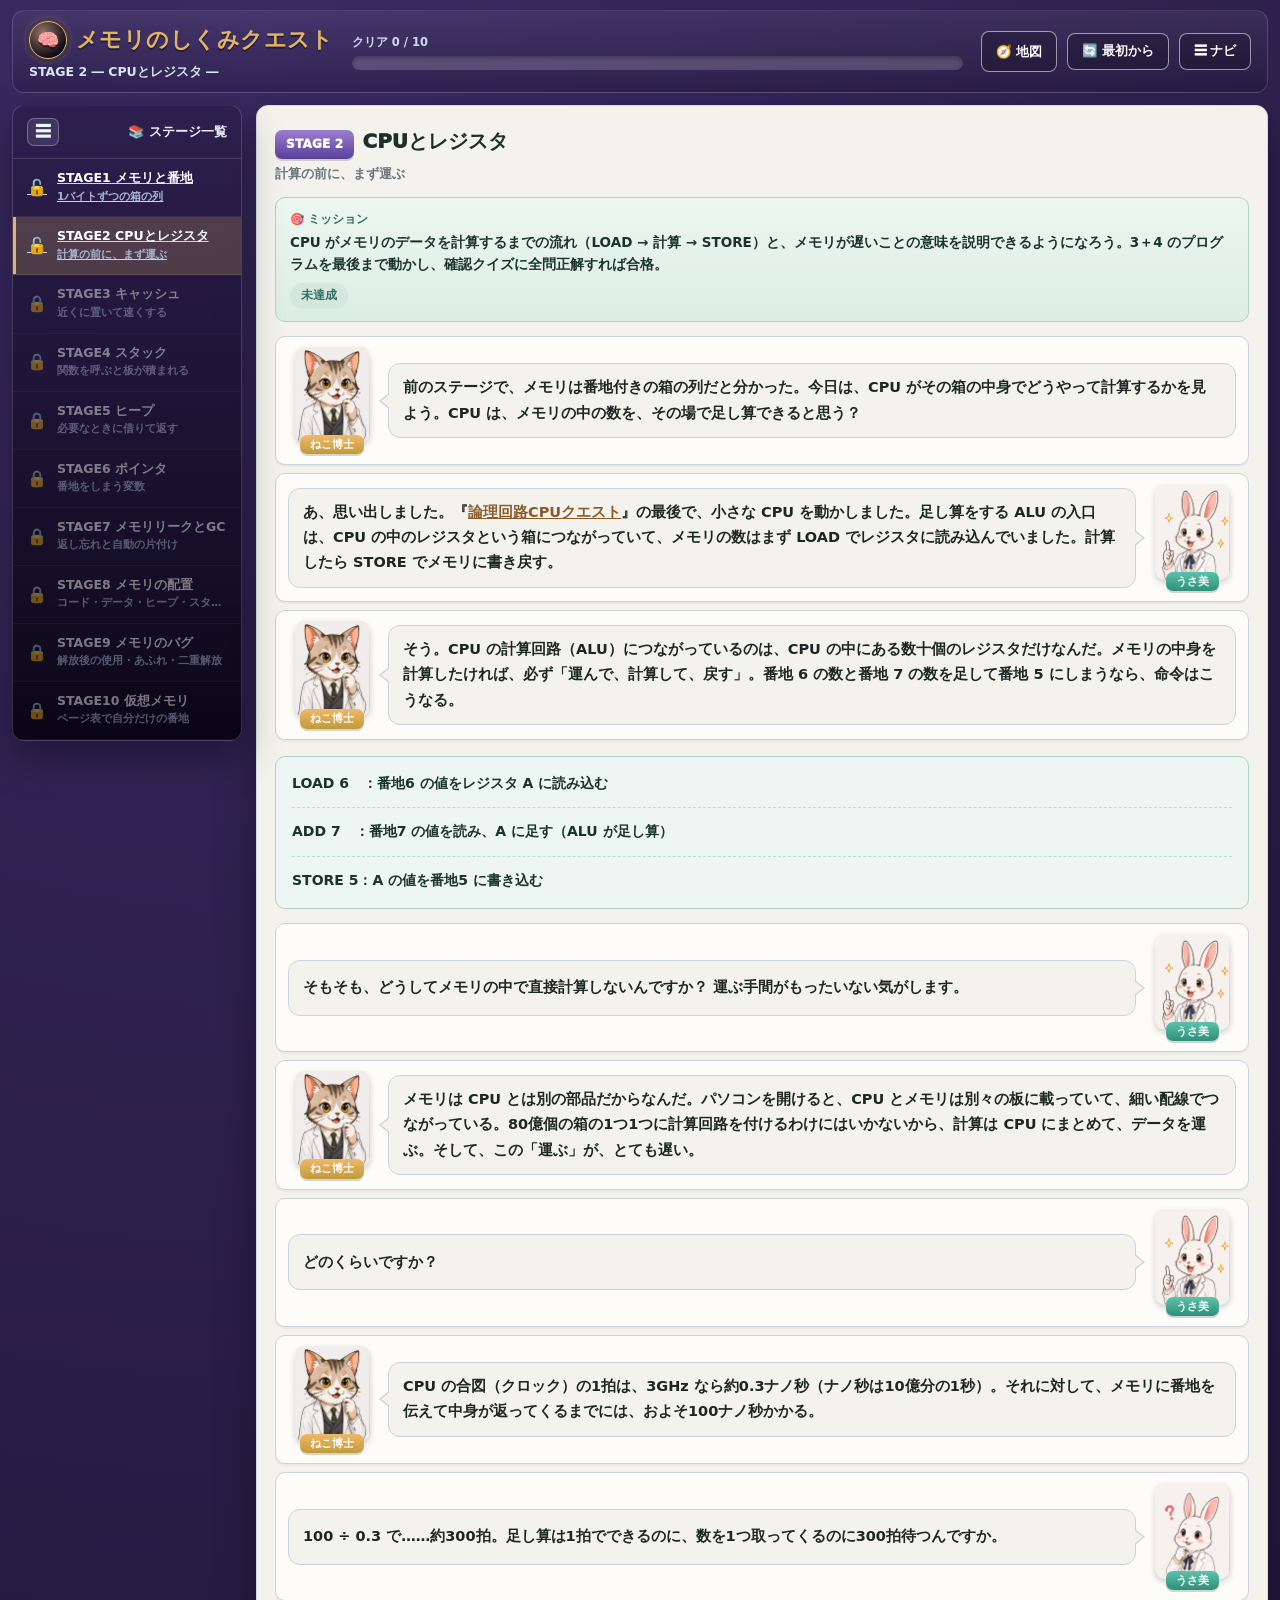
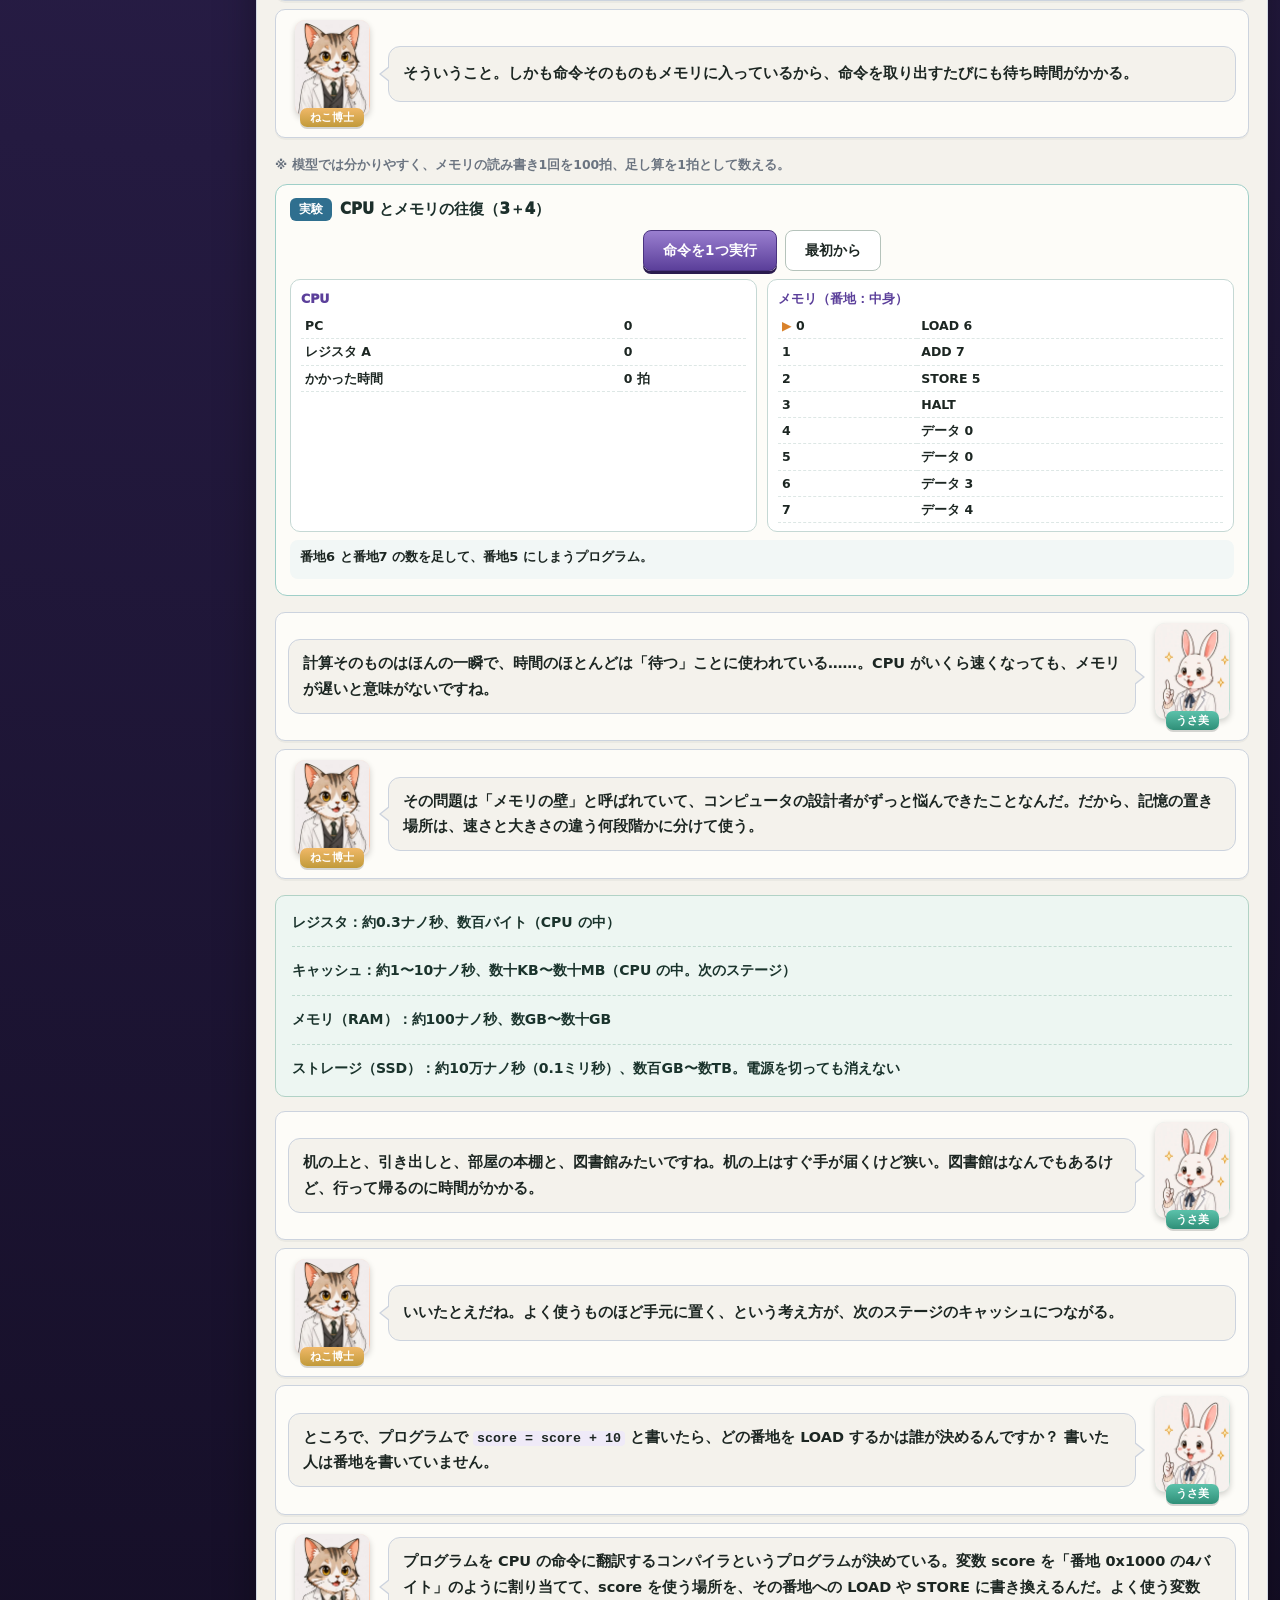
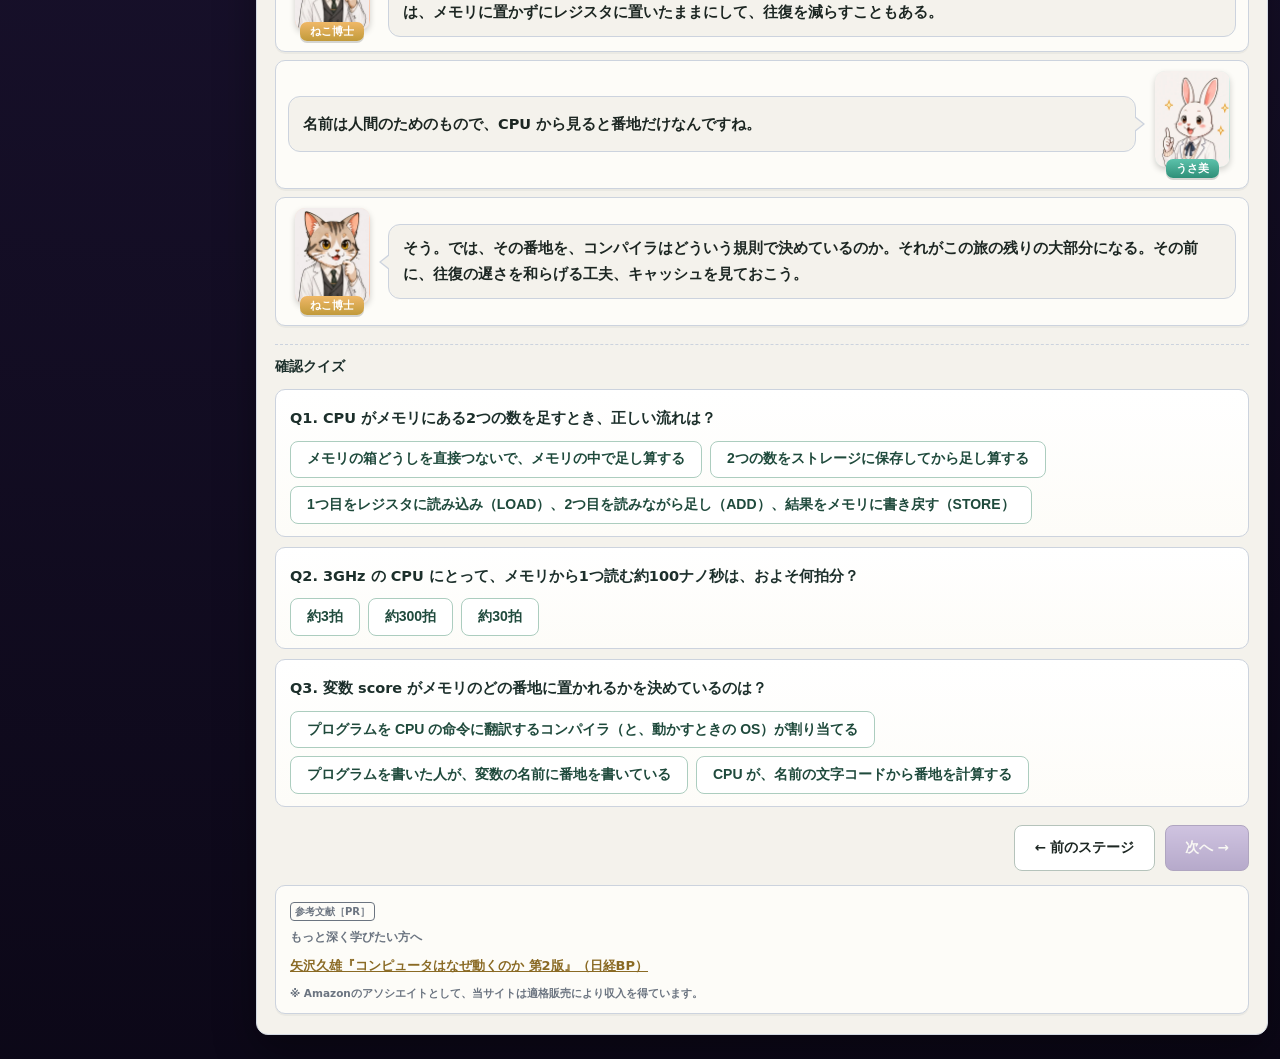
<file: stage2.html>
<!DOCTYPE html>
<html lang="ja">
<head>
<meta charset="UTF-8">
<meta name="viewport" content="width=device-width, initial-scale=1.0">
<meta name="theme-color" content="#241a40">
<!-- Google tag (gtag.js) -->
<script async src="https://www.googletagmanager.com/gtag/js?id=G-9RTQCP2HXM"></script>
<script>
  window.dataLayer = window.dataLayer || [];
  function gtag(){dataLayer.push(arguments);}
  gtag('js', new Date());
  gtag('config', 'G-9RTQCP2HXM');
</script>
<title>STAGE2 CPUとレジスタ ― メモリのしくみクエスト</title>
<meta name="description" content="CPU はメモリの中身を直接は計算できない。いったんレジスタという CPU 内の小さな箱に運んでから計算し、結果をメモリへ戻す。LOAD・ADD・STORE の往復と、メモリが CPU に比べてどれほど遅いかを、かかる時間を数えながら確かめる。">
<link rel="canonical" href="https://informatics.habatakijuku.com/memory-quest/stage2">
<meta property="og:type" content="article">
<meta property="og:site_name" content="メモリのしくみクエスト">
<meta property="og:locale" content="ja_JP">
<meta property="og:title" content="STAGE2 CPUとレジスタ ― メモリのしくみクエスト">
<meta property="og:description" content="計算の前に、まず運ぶ。CPU とメモリの往復にかかる時間を数える。">
<meta property="og:url" content="https://informatics.habatakijuku.com/memory-quest/stage2">
<meta property="og:image" content="https://informatics.habatakijuku.com/images/ogp/memory-quest.png">
<meta property="og:image:width" content="1200">
<meta property="og:image:height" content="630">
<meta name="twitter:card" content="summary_large_image">
<link rel="icon" href="data:image/svg+xml,<svg xmlns=%22http://www.w3.org/2000/svg%22 viewBox=%220 0 100 100%22><text y=%22.9em%22 font-size=%2290%22>🧠</text></svg>">
<link rel="stylesheet" href="design-system.css?v=20261108b">
<link rel="stylesheet" href="lab.css?v=20261108b">
<script src="js/stages.js?v=20261108b"></script>
<script src="js/progress.js?v=20261108b"></script>
<script src="js/labs.js?v=20261108b"></script>
</head>
<body>
<div class="app-shell side-collapsed" id="app-shell">
  <header class="game-header">
    <div class="brand">
      <div class="brand-title"><a class="head-reset home-badge" href="./" title="トップへ" aria-label="トップへ">🧠</a> <span>メモリのしくみクエスト</span></div>
      <div class="brand-sub">STAGE 2 ― CPUとレジスタ ―</div>
    </div>
    <div class="head-progress-wrap">
      <div class="head-progress-label" id="progress-label">クリア 0 / 10</div>
      <div class="head-progress" role="progressbar" aria-label="クリア済みステージ数" aria-valuemin="0" aria-valuemax="10" aria-valuenow="0"><div class="head-progress-fill" id="progress-fill" style="width:0%"></div></div>
    </div>
    <div class="header-actions">
      <a class="head-reset" href="/" title="情報の冒険（シリーズの地図）へ">🧭 地図</a>
      <button class="head-reset" id="btn-reset-all">🔄 最初から</button>
      <button class="head-reset" id="head-nav-toggle" title="ステージ一覧の表示切替">☰ ナビ</button>
    </div>
  </header>

  <div class="game-layout">
    <div class="side-backdrop" id="side-backdrop"></div>
    <aside class="side-panel">
      <div class="side-head">
        <button class="side-toggle" id="sidebar-toggle" title="ステージ一覧の表示切替" aria-label="ステージ一覧の表示切替">☰</button>
        <span class="side-head-text">📚 ステージ一覧</span>
      </div>
      <div class="side-list" id="side-list"></div>
    </aside>

    <main class="main-area">
      <div class="chapter-head">
        <span class="chapter-badge">STAGE 2</span><h1 class="chapter-title">CPUとレジスタ</h1>
        <div class="chapter-sub">計算の前に、まず運ぶ</div>
      </div>

      <div class="mission-box">
        <div class="mission-label">🎯 ミッション</div>
        <div class="mission-text">CPU がメモリのデータを計算するまでの流れ（LOAD → 計算 → STORE）と、メモリが遅いことの意味を説明できるようになろう。3＋4 のプログラムを最後まで動かし、確認クイズに全問正解すれば合格。</div>
        <span class="mission-status" id="mission-status">未達成</span>
      </div>

      <div class="dialogue-scene">
        <div class="dialog-row">
          <div class="dialog-character">
            <div class="dialog-avatar mentor"><img src="images/cat.webp" width="300" height="386" alt=""></div>
            <div class="dialog-name mentor">ねこ博士</div>
          </div>
          <div class="dialog-bubble">前のステージで、メモリは番地付きの箱の列だと分かった。今日は、CPU がその箱の中身でどうやって計算するかを見よう。CPU は、メモリの中の数を、その場で足し算できると思う？</div>
        </div>
        <div class="dialog-row right">
          <div class="dialog-character">
            <div class="dialog-avatar student"><img src="images/rabbit.webp" width="300" height="386" alt=""></div>
            <div class="dialog-name student">うさ美</div>
          </div>
          <div class="dialog-bubble">あ、思い出しました。『<a href="https://informatics.habatakijuku.com/cpu-logic-game/" target="_blank" rel="noopener" style="color:#8a5a2a;text-decoration:underline">論理回路CPUクエスト</a>』の最後で、小さな CPU を動かしました。足し算をする ALU の入口は、CPU の中の<strong>レジスタ</strong>という箱につながっていて、メモリの数はまず LOAD でレジスタに読み込んでいました。計算したら STORE でメモリに書き戻す。</div>
        </div>
        <div class="dialog-row">
          <div class="dialog-character">
            <div class="dialog-avatar mentor"><img src="images/cat.webp" width="300" height="386" alt=""></div>
            <div class="dialog-name mentor">ねこ博士</div>
          </div>
          <div class="dialog-bubble">そう。CPU の計算回路（ALU）につながっているのは、CPU の中にある数十個のレジスタだけなんだ。メモリの中身を計算したければ、必ず「運んで、計算して、戻す」。番地 6 の数と番地 7 の数を足して番地 5 にしまうなら、命令はこうなる。</div>
        </div>
      </div>
      <div class="formula-box">
        <span class="step">LOAD 6　：番地6 の値をレジスタ A に読み込む</span>
        <span class="step">ADD 7　：番地7 の値を読み、A に足す（ALU が足し算）</span>
        <span class="step">STORE 5：A の値を番地5 に書き込む</span>
      </div>
      <div class="dialogue-scene">
        <div class="dialog-row right">
          <div class="dialog-character">
            <div class="dialog-avatar student"><img src="images/rabbit.webp" width="300" height="386" alt=""></div>
            <div class="dialog-name student">うさ美</div>
          </div>
          <div class="dialog-bubble">そもそも、どうしてメモリの中で直接計算しないんですか？ 運ぶ手間がもったいない気がします。</div>
        </div>
        <div class="dialog-row">
          <div class="dialog-character">
            <div class="dialog-avatar mentor"><img src="images/cat.webp" width="300" height="386" alt=""></div>
            <div class="dialog-name mentor">ねこ博士</div>
          </div>
          <div class="dialog-bubble">メモリは CPU とは<strong>別の部品</strong>だからなんだ。パソコンを開けると、CPU とメモリは別々の板に載っていて、細い配線でつながっている。80億個の箱の1つ1つに計算回路を付けるわけにはいかないから、計算は CPU にまとめて、データを運ぶ。そして、この「運ぶ」が、とても遅い。</div>
        </div>
        <div class="dialog-row right">
          <div class="dialog-character">
            <div class="dialog-avatar student"><img src="images/rabbit.webp" width="300" height="386" alt=""></div>
            <div class="dialog-name student">うさ美</div>
          </div>
          <div class="dialog-bubble">どのくらいですか？</div>
        </div>
        <div class="dialog-row">
          <div class="dialog-character">
            <div class="dialog-avatar mentor"><img src="images/cat.webp" width="300" height="386" alt=""></div>
            <div class="dialog-name mentor">ねこ博士</div>
          </div>
          <div class="dialog-bubble">CPU の合図（クロック）の1拍は、3GHz なら約0.3ナノ秒（ナノ秒は10億分の1秒）。それに対して、メモリに番地を伝えて中身が返ってくるまでには、およそ<strong>100ナノ秒</strong>かかる。</div>
        </div>
        <div class="dialog-row right">
          <div class="dialog-character">
            <div class="dialog-avatar student"><img src="images/rabbitThink.webp" width="300" height="386" alt=""></div>
            <div class="dialog-name student">うさ美</div>
          </div>
          <div class="dialog-bubble"> 100 ÷ 0.3 で……約300拍。足し算は1拍でできるのに、数を1つ取ってくるのに300拍待つんですか。</div>
        </div>
        <div class="dialog-row">
          <div class="dialog-character">
            <div class="dialog-avatar mentor"><img src="images/cat.webp" width="300" height="386" alt=""></div>
            <div class="dialog-name mentor">ねこ博士</div>
          </div>
          <div class="dialog-bubble">そういうこと。しかも命令そのものもメモリに入っているから、命令を取り出すたびにも待ち時間がかかる。</div>
        </div>
      </div>
      <p class="lab-note">※ 模型では分かりやすく、メモリの読み書き1回を100拍、足し算を1拍として数える。</p>
      <div class="lab" data-lab="cpu" data-id="mem-s2-cpu"></div>
      <div class="dialogue-scene">
        <div class="dialog-row right">
          <div class="dialog-character">
            <div class="dialog-avatar student"><img src="images/rabbit.webp" width="300" height="386" alt=""></div>
            <div class="dialog-name student">うさ美</div>
          </div>
          <div class="dialog-bubble">計算そのものはほんの一瞬で、時間のほとんどは「待つ」ことに使われている……。CPU がいくら速くなっても、メモリが遅いと意味がないですね。</div>
        </div>
        <div class="dialog-row">
          <div class="dialog-character">
            <div class="dialog-avatar mentor"><img src="images/cat.webp" width="300" height="386" alt=""></div>
            <div class="dialog-name mentor">ねこ博士</div>
          </div>
          <div class="dialog-bubble">その問題は「メモリの壁」と呼ばれていて、コンピュータの設計者がずっと悩んできたことなんだ。だから、記憶の置き場所は、速さと大きさの違う何段階かに分けて使う。</div>
        </div>
      </div>
      <div class="formula-box">
        <span class="step">レジスタ：約0.3ナノ秒、数百バイト（CPU の中）</span>
        <span class="step">キャッシュ：約1〜10ナノ秒、数十KB〜数十MB（CPU の中。次のステージ）</span>
        <span class="step">メモリ（RAM）：約100ナノ秒、数GB〜数十GB</span>
        <span class="step">ストレージ（SSD）：約10万ナノ秒（0.1ミリ秒）、数百GB〜数TB。電源を切っても消えない</span>
      </div>
      <div class="dialogue-scene">
        <div class="dialog-row right">
          <div class="dialog-character">
            <div class="dialog-avatar student"><img src="images/rabbit.webp" width="300" height="386" alt=""></div>
            <div class="dialog-name student">うさ美</div>
          </div>
          <div class="dialog-bubble">机の上と、引き出しと、部屋の本棚と、図書館みたいですね。机の上はすぐ手が届くけど狭い。図書館はなんでもあるけど、行って帰るのに時間がかかる。</div>
        </div>
        <div class="dialog-row">
          <div class="dialog-character">
            <div class="dialog-avatar mentor"><img src="images/cat.webp" width="300" height="386" alt=""></div>
            <div class="dialog-name mentor">ねこ博士</div>
          </div>
          <div class="dialog-bubble">いいたとえだね。よく使うものほど手元に置く、という考え方が、次のステージのキャッシュにつながる。</div>
        </div>
        <div class="dialog-row right">
          <div class="dialog-character">
            <div class="dialog-avatar student"><img src="images/rabbit.webp" width="300" height="386" alt=""></div>
            <div class="dialog-name student">うさ美</div>
          </div>
          <div class="dialog-bubble">ところで、プログラムで <code>score = score + 10</code> と書いたら、どの番地を LOAD するかは誰が決めるんですか？ 書いた人は番地を書いていません。</div>
        </div>
        <div class="dialog-row">
          <div class="dialog-character">
            <div class="dialog-avatar mentor"><img src="images/cat.webp" width="300" height="386" alt=""></div>
            <div class="dialog-name mentor">ねこ博士</div>
          </div>
          <div class="dialog-bubble">プログラムを CPU の命令に翻訳する<strong>コンパイラ</strong>というプログラムが決めている。変数 score を「番地 0x1000 の4バイト」のように割り当てて、score を使う場所を、その番地への LOAD や STORE に書き換えるんだ。よく使う変数は、メモリに置かずにレジスタに置いたままにして、往復を減らすこともある。</div>
        </div>
        <div class="dialog-row right">
          <div class="dialog-character">
            <div class="dialog-avatar student"><img src="images/rabbit.webp" width="300" height="386" alt=""></div>
            <div class="dialog-name student">うさ美</div>
          </div>
          <div class="dialog-bubble">名前は人間のためのもので、CPU から見ると番地だけなんですね。</div>
        </div>
        <div class="dialog-row">
          <div class="dialog-character">
            <div class="dialog-avatar mentor"><img src="images/cat.webp" width="300" height="386" alt=""></div>
            <div class="dialog-name mentor">ねこ博士</div>
          </div>
          <div class="dialog-bubble">そう。では、その番地を、コンパイラはどういう規則で決めているのか。それがこの旅の残りの大部分になる。その前に、往復の遅さを和らげる工夫、キャッシュを見ておこう。</div>
        </div>
      </div>

      <h2 class="quiz-head">確認クイズ</h2>
      <div class="quiz-card" data-quiz>
        <p class="quiz-q">Q1. CPU がメモリにある2つの数を足すとき、正しい流れは？</p>
        <div class="choice-list">
          <button class="choice-btn">メモリの箱どうしを直接つないで、メモリの中で足し算する</button>
          <button class="choice-btn">2つの数をストレージに保存してから足し算する</button>
          <button class="choice-btn">1つ目をレジスタに読み込み（LOAD）、2つ目を読みながら足し（ADD）、結果をメモリに書き戻す（STORE）</button>
        </div>
        <div class="quiz-explain" hidden>正解！ ALU につながっているのはレジスタだけ。メモリの数は運んでから計算し、結果を戻す。</div>
      </div>
      <div class="quiz-card" data-quiz>
        <p class="quiz-q">Q2. 3GHz の CPU にとって、メモリから1つ読む約100ナノ秒は、およそ何拍分？</p>
        <div class="choice-list">
          <button class="choice-btn">約3拍</button>
          <button class="choice-btn">約300拍</button>
          <button class="choice-btn">約30拍</button>
        </div>
        <div class="quiz-explain" hidden>正解！ 1拍は約0.3ナノ秒。100 ÷ 0.3 ≒ 300。足し算1回は1拍なので、待ち時間のほうがずっと長い。</div>
      </div>
      <div class="quiz-card" data-quiz>
        <p class="quiz-q">Q3. 変数 score がメモリのどの番地に置かれるかを決めているのは？</p>
        <div class="choice-list">
          <button class="choice-btn">プログラムを CPU の命令に翻訳するコンパイラ（と、動かすときの OS）が割り当てる</button>
          <button class="choice-btn">プログラムを書いた人が、変数の名前に番地を書いている</button>
          <button class="choice-btn">CPU が、名前の文字コードから番地を計算する</button>
        </div>
        <div class="quiz-explain" hidden>正解！ 名前は人間のためのもの。コンパイラが番地やレジスタを割り当て、変数を使う場所を LOAD・STORE に書き換える。</div>
      </div>

      <div class="stage-nav">
        <a class="btn" href="stage1.html">← 前のステージ</a>
        <button class="btn btn-primary" id="btn-next" disabled>次へ →</button>
      </div>

      <div id="book-recommend"></div>
    </main>
  </div>
</div>

<script>QUEST.initStagePage(2);</script>

<script src="https://my.habatakijuku.com/sync.js" defer></script>
</body>
</html>
</file>
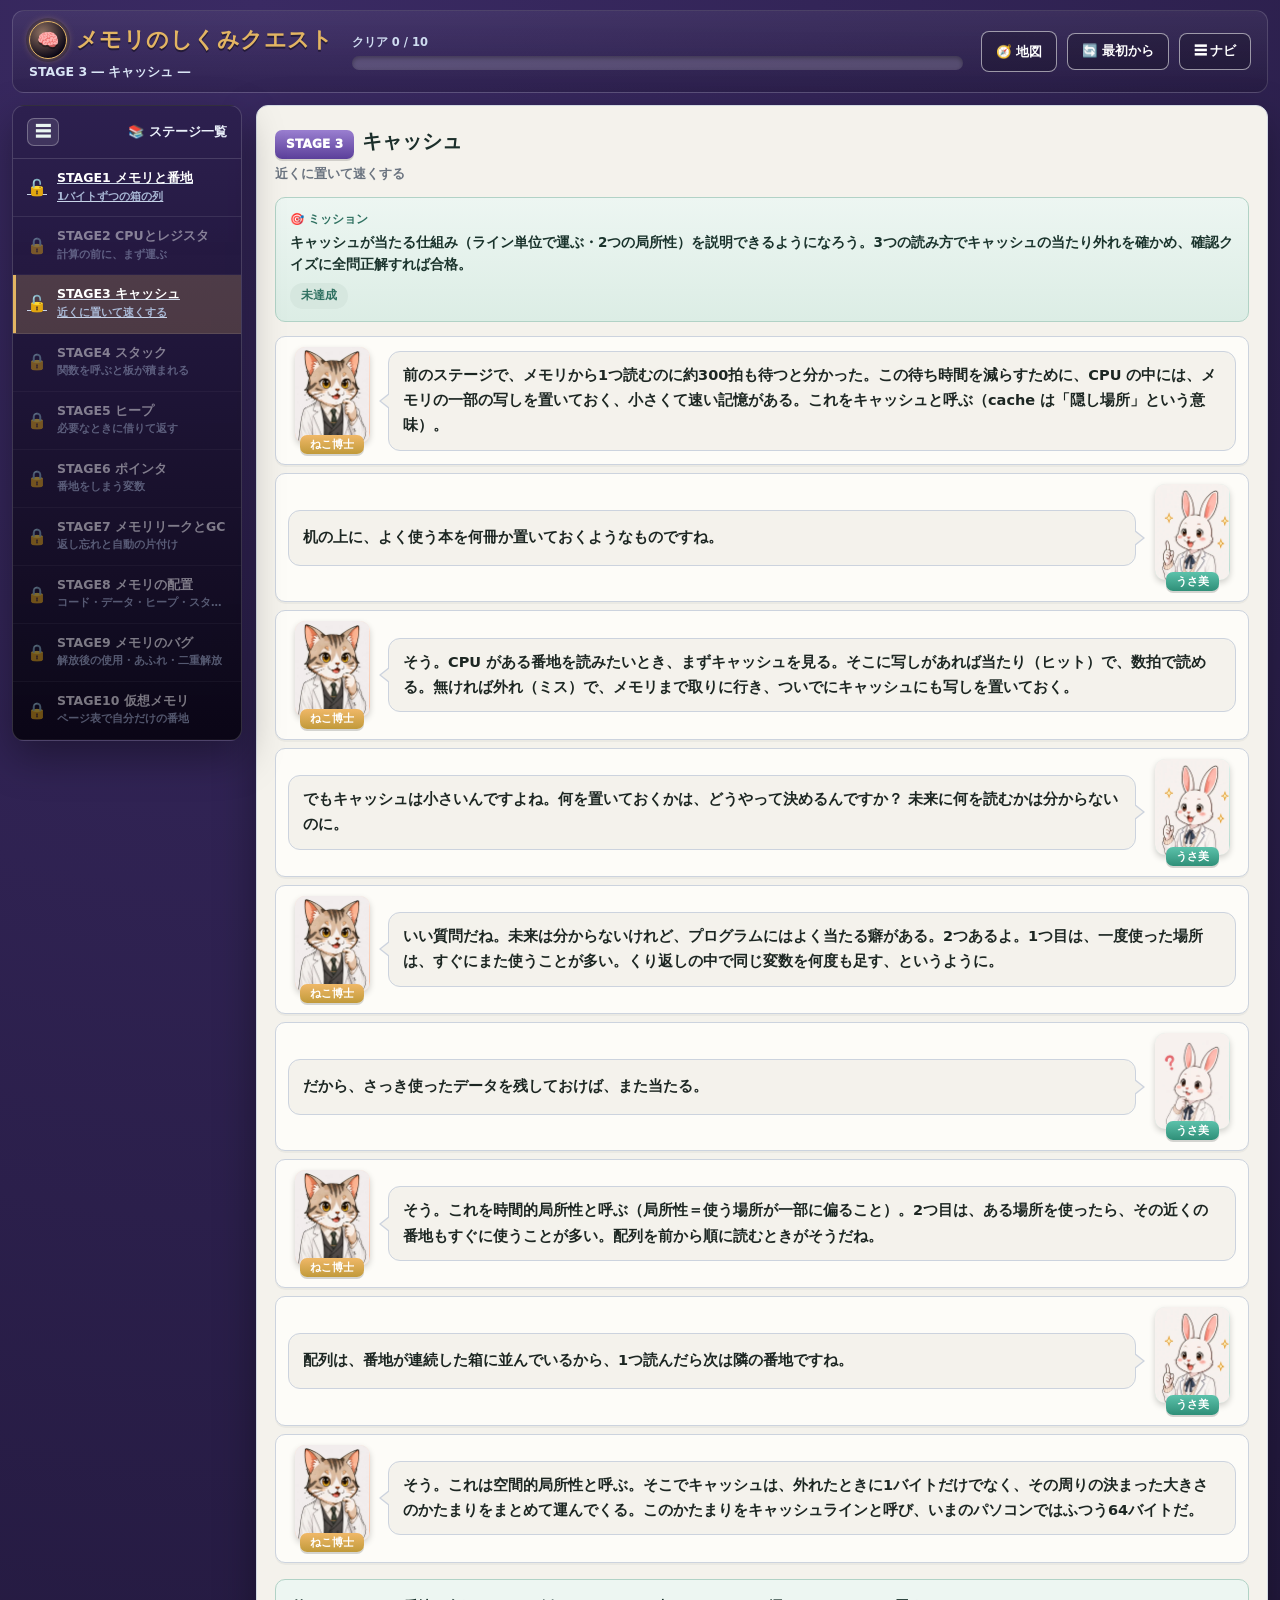
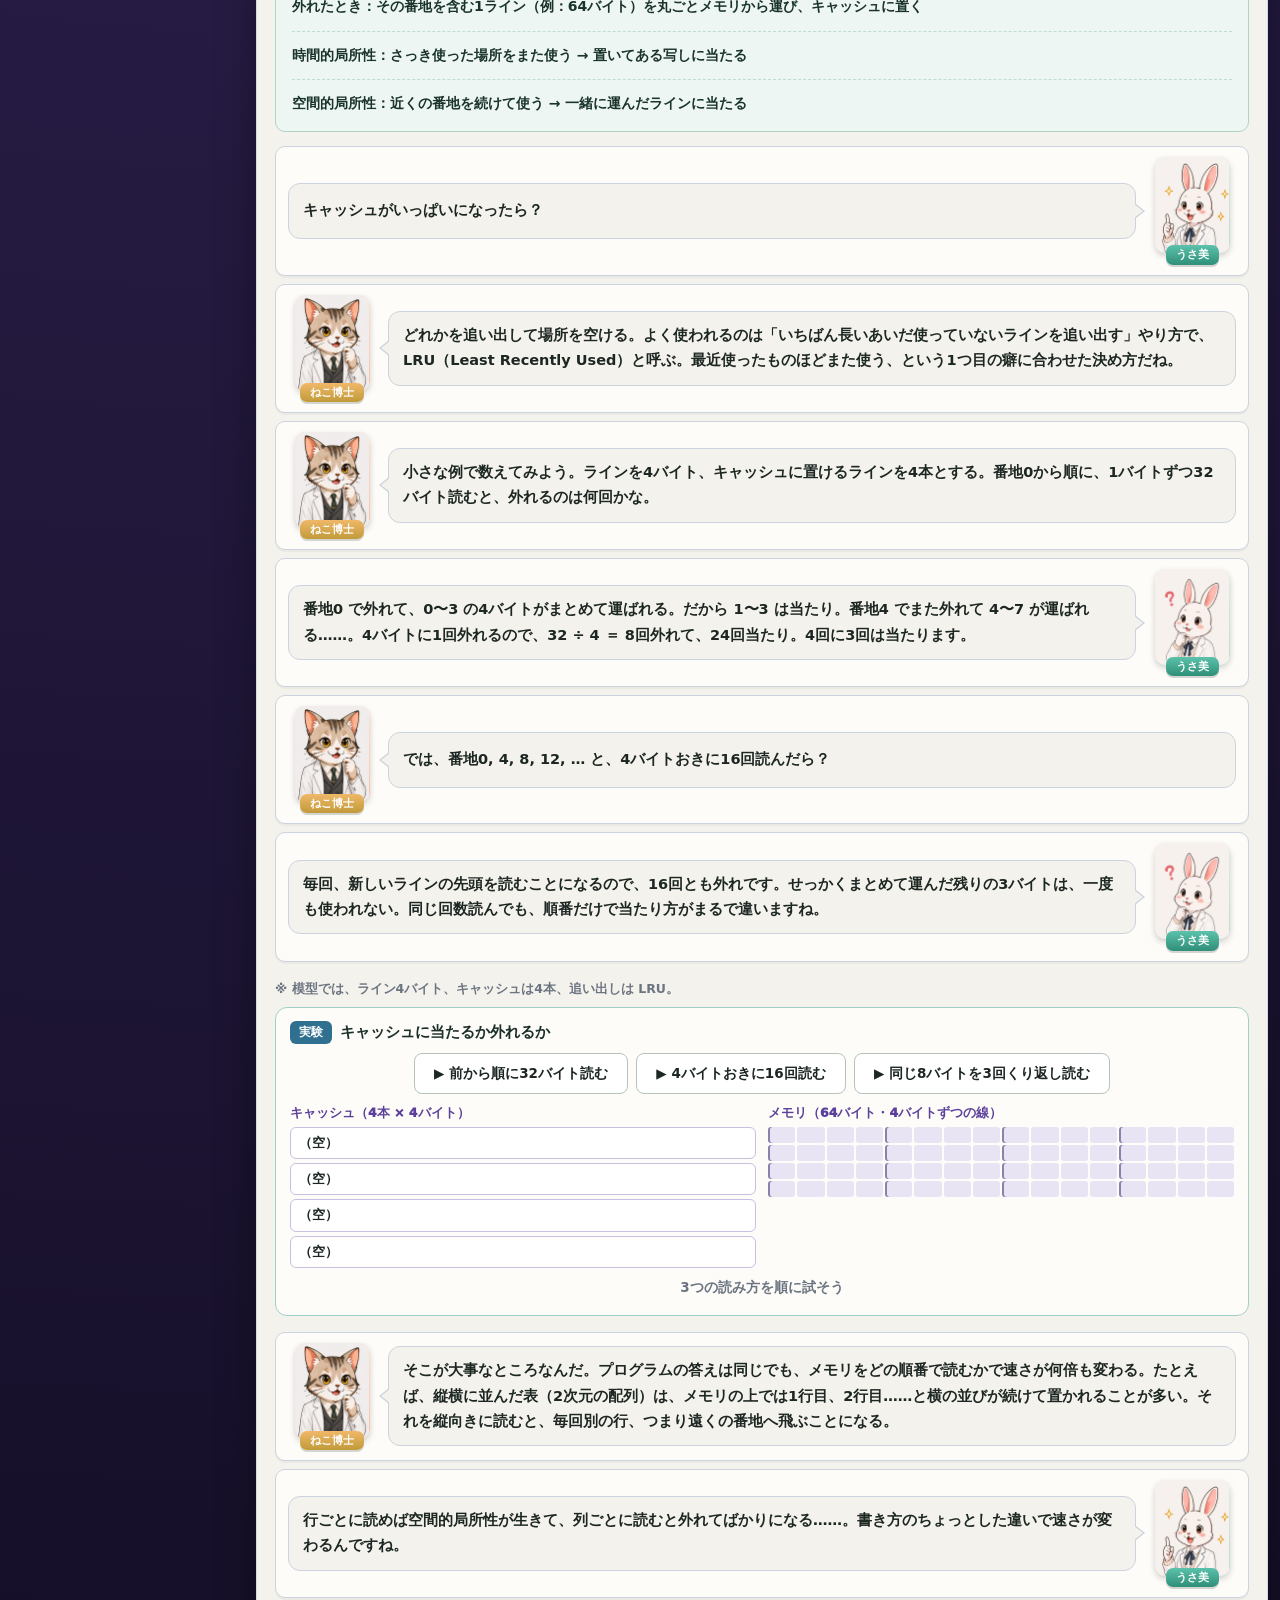
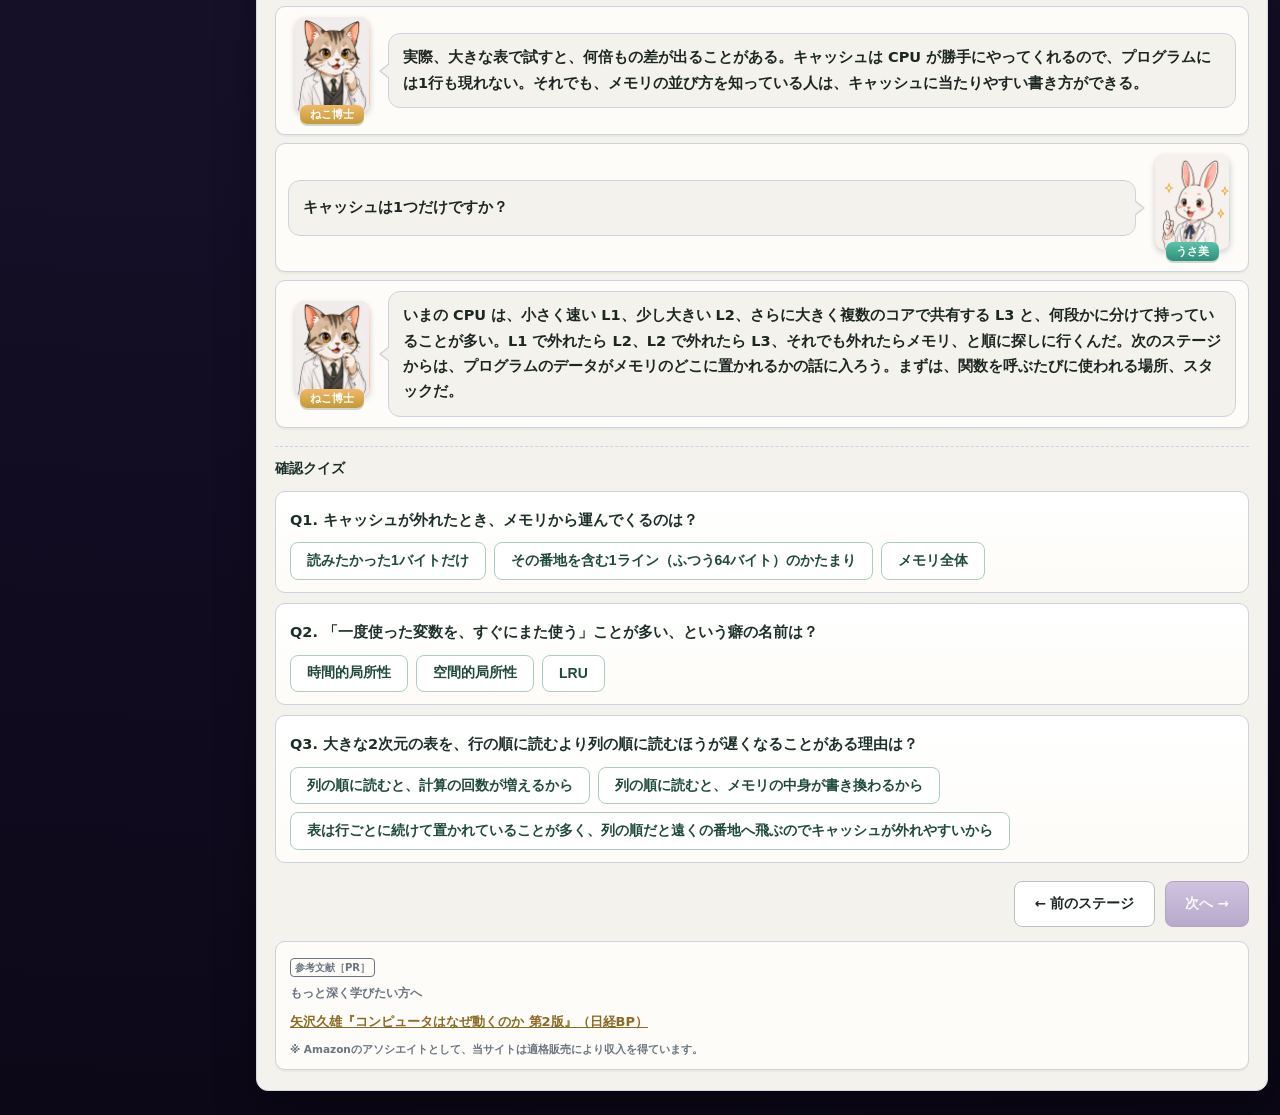
<file: stage3.html>
<!DOCTYPE html>
<html lang="ja">
<head>
<meta charset="UTF-8">
<meta name="viewport" content="width=device-width, initial-scale=1.0">
<meta name="theme-color" content="#241a40">
<!-- Google tag (gtag.js) -->
<script async src="https://www.googletagmanager.com/gtag/js?id=G-9RTQCP2HXM"></script>
<script>
  window.dataLayer = window.dataLayer || [];
  function gtag(){dataLayer.push(arguments);}
  gtag('js', new Date());
  gtag('config', 'G-9RTQCP2HXM');
</script>
<title>STAGE3 キャッシュ ― メモリのしくみクエスト</title>
<meta name="description" content="メモリは遅い。そこで CPU の中に、最近使ったデータの写しを置く小さく速い記憶＝キャッシュがある。1バイトではなく「ライン」単位でまとめて運ぶこと、同じ場所をまた使う・近くを使うという2つの「局所性」で当たりやすくなることを、読み方を変えて確かめる。">
<link rel="canonical" href="https://informatics.habatakijuku.com/memory-quest/stage3">
<meta property="og:type" content="article">
<meta property="og:site_name" content="メモリのしくみクエスト">
<meta property="og:locale" content="ja_JP">
<meta property="og:title" content="STAGE3 キャッシュ ― メモリのしくみクエスト">
<meta property="og:description" content="近くに置いて速くする。キャッシュが当たる読み方、外れる読み方。">
<meta property="og:url" content="https://informatics.habatakijuku.com/memory-quest/stage3">
<meta property="og:image" content="https://informatics.habatakijuku.com/images/ogp/memory-quest.png">
<meta property="og:image:width" content="1200">
<meta property="og:image:height" content="630">
<meta name="twitter:card" content="summary_large_image">
<link rel="icon" href="data:image/svg+xml,<svg xmlns=%22http://www.w3.org/2000/svg%22 viewBox=%220 0 100 100%22><text y=%22.9em%22 font-size=%2290%22>🧠</text></svg>">
<link rel="stylesheet" href="design-system.css?v=20261108b">
<link rel="stylesheet" href="lab.css?v=20261108b">
<script src="js/stages.js?v=20261108b"></script>
<script src="js/progress.js?v=20261108b"></script>
<script src="js/labs.js?v=20261108b"></script>
</head>
<body>
<div class="app-shell side-collapsed" id="app-shell">
  <header class="game-header">
    <div class="brand">
      <div class="brand-title"><a class="head-reset home-badge" href="./" title="トップへ" aria-label="トップへ">🧠</a> <span>メモリのしくみクエスト</span></div>
      <div class="brand-sub">STAGE 3 ― キャッシュ ―</div>
    </div>
    <div class="head-progress-wrap">
      <div class="head-progress-label" id="progress-label">クリア 0 / 10</div>
      <div class="head-progress" role="progressbar" aria-label="クリア済みステージ数" aria-valuemin="0" aria-valuemax="10" aria-valuenow="0"><div class="head-progress-fill" id="progress-fill" style="width:0%"></div></div>
    </div>
    <div class="header-actions">
      <a class="head-reset" href="/" title="情報の冒険（シリーズの地図）へ">🧭 地図</a>
      <button class="head-reset" id="btn-reset-all">🔄 最初から</button>
      <button class="head-reset" id="head-nav-toggle" title="ステージ一覧の表示切替">☰ ナビ</button>
    </div>
  </header>

  <div class="game-layout">
    <div class="side-backdrop" id="side-backdrop"></div>
    <aside class="side-panel">
      <div class="side-head">
        <button class="side-toggle" id="sidebar-toggle" title="ステージ一覧の表示切替" aria-label="ステージ一覧の表示切替">☰</button>
        <span class="side-head-text">📚 ステージ一覧</span>
      </div>
      <div class="side-list" id="side-list"></div>
    </aside>

    <main class="main-area">
      <div class="chapter-head">
        <span class="chapter-badge">STAGE 3</span><h1 class="chapter-title">キャッシュ</h1>
        <div class="chapter-sub">近くに置いて速くする</div>
      </div>

      <div class="mission-box">
        <div class="mission-label">🎯 ミッション</div>
        <div class="mission-text">キャッシュが当たる仕組み（ライン単位で運ぶ・2つの局所性）を説明できるようになろう。3つの読み方でキャッシュの当たり外れを確かめ、確認クイズに全問正解すれば合格。</div>
        <span class="mission-status" id="mission-status">未達成</span>
      </div>

      <div class="dialogue-scene">
        <div class="dialog-row">
          <div class="dialog-character">
            <div class="dialog-avatar mentor"><img src="images/cat.webp" width="300" height="386" alt=""></div>
            <div class="dialog-name mentor">ねこ博士</div>
          </div>
          <div class="dialog-bubble">前のステージで、メモリから1つ読むのに約300拍も待つと分かった。この待ち時間を減らすために、CPU の中には、メモリの一部の<strong>写し</strong>を置いておく、小さくて速い記憶がある。これを<strong>キャッシュ</strong>と呼ぶ（cache は「隠し場所」という意味）。</div>
        </div>
        <div class="dialog-row right">
          <div class="dialog-character">
            <div class="dialog-avatar student"><img src="images/rabbit.webp" width="300" height="386" alt=""></div>
            <div class="dialog-name student">うさ美</div>
          </div>
          <div class="dialog-bubble">机の上に、よく使う本を何冊か置いておくようなものですね。</div>
        </div>
        <div class="dialog-row">
          <div class="dialog-character">
            <div class="dialog-avatar mentor"><img src="images/cat.webp" width="300" height="386" alt=""></div>
            <div class="dialog-name mentor">ねこ博士</div>
          </div>
          <div class="dialog-bubble">そう。CPU がある番地を読みたいとき、まずキャッシュを見る。そこに写しがあれば<strong>当たり</strong>（ヒット）で、数拍で読める。無ければ<strong>外れ</strong>（ミス）で、メモリまで取りに行き、ついでにキャッシュにも写しを置いておく。</div>
        </div>
        <div class="dialog-row right">
          <div class="dialog-character">
            <div class="dialog-avatar student"><img src="images/rabbit.webp" width="300" height="386" alt=""></div>
            <div class="dialog-name student">うさ美</div>
          </div>
          <div class="dialog-bubble">でもキャッシュは小さいんですよね。何を置いておくかは、どうやって決めるんですか？ 未来に何を読むかは分からないのに。</div>
        </div>
        <div class="dialog-row">
          <div class="dialog-character">
            <div class="dialog-avatar mentor"><img src="images/cat.webp" width="300" height="386" alt=""></div>
            <div class="dialog-name mentor">ねこ博士</div>
          </div>
          <div class="dialog-bubble">いい質問だね。未来は分からないけれど、プログラムには<strong>よく当たる癖</strong>がある。2つあるよ。1つ目は、<strong>一度使った場所は、すぐにまた使うことが多い</strong>。くり返しの中で同じ変数を何度も足す、というように。</div>
        </div>
        <div class="dialog-row right">
          <div class="dialog-character">
            <div class="dialog-avatar student"><img src="images/rabbitThink.webp" width="300" height="386" alt=""></div>
            <div class="dialog-name student">うさ美</div>
          </div>
          <div class="dialog-bubble"> だから、さっき使ったデータを残しておけば、また当たる。</div>
        </div>
        <div class="dialog-row">
          <div class="dialog-character">
            <div class="dialog-avatar mentor"><img src="images/cat.webp" width="300" height="386" alt=""></div>
            <div class="dialog-name mentor">ねこ博士</div>
          </div>
          <div class="dialog-bubble">そう。これを<strong>時間的局所性</strong>と呼ぶ（局所性＝使う場所が一部に偏ること）。2つ目は、<strong>ある場所を使ったら、その近くの番地もすぐに使うことが多い</strong>。配列を前から順に読むときがそうだね。</div>
        </div>
        <div class="dialog-row right">
          <div class="dialog-character">
            <div class="dialog-avatar student"><img src="images/rabbit.webp" width="300" height="386" alt=""></div>
            <div class="dialog-name student">うさ美</div>
          </div>
          <div class="dialog-bubble">配列は、番地が連続した箱に並んでいるから、1つ読んだら次は隣の番地ですね。</div>
        </div>
        <div class="dialog-row">
          <div class="dialog-character">
            <div class="dialog-avatar mentor"><img src="images/cat.webp" width="300" height="386" alt=""></div>
            <div class="dialog-name mentor">ねこ博士</div>
          </div>
          <div class="dialog-bubble">そう。これは<strong>空間的局所性</strong>と呼ぶ。そこでキャッシュは、外れたときに1バイトだけでなく、<strong>その周りの決まった大きさのかたまり</strong>をまとめて運んでくる。このかたまりを<strong>キャッシュライン</strong>と呼び、いまのパソコンではふつう64バイトだ。</div>
        </div>
      </div>
      <div class="formula-box">
        <span class="step">外れたとき：その番地を含む1ライン（例：64バイト）を丸ごとメモリから運び、キャッシュに置く</span>
        <span class="step">時間的局所性：さっき使った場所をまた使う → 置いてある写しに当たる</span>
        <span class="step">空間的局所性：近くの番地を続けて使う → 一緒に運んだラインに当たる</span>
      </div>
      <div class="dialogue-scene">
        <div class="dialog-row right">
          <div class="dialog-character">
            <div class="dialog-avatar student"><img src="images/rabbit.webp" width="300" height="386" alt=""></div>
            <div class="dialog-name student">うさ美</div>
          </div>
          <div class="dialog-bubble">キャッシュがいっぱいになったら？</div>
        </div>
        <div class="dialog-row">
          <div class="dialog-character">
            <div class="dialog-avatar mentor"><img src="images/cat.webp" width="300" height="386" alt=""></div>
            <div class="dialog-name mentor">ねこ博士</div>
          </div>
          <div class="dialog-bubble">どれかを追い出して場所を空ける。よく使われるのは「いちばん長いあいだ使っていないラインを追い出す」やり方で、<strong>LRU</strong>（Least Recently Used）と呼ぶ。最近使ったものほどまた使う、という1つ目の癖に合わせた決め方だね。</div>
        </div>
        <div class="dialog-row">
          <div class="dialog-character">
            <div class="dialog-avatar mentor"><img src="images/cat.webp" width="300" height="386" alt=""></div>
            <div class="dialog-name mentor">ねこ博士</div>
          </div>
          <div class="dialog-bubble">小さな例で数えてみよう。ラインを4バイト、キャッシュに置けるラインを4本とする。番地0から順に、1バイトずつ32バイト読むと、外れるのは何回かな。</div>
        </div>
        <div class="dialog-row right">
          <div class="dialog-character">
            <div class="dialog-avatar student"><img src="images/rabbitThink.webp" width="300" height="386" alt=""></div>
            <div class="dialog-name student">うさ美</div>
          </div>
          <div class="dialog-bubble"> 番地0 で外れて、0〜3 の4バイトがまとめて運ばれる。だから 1〜3 は当たり。番地4 でまた外れて 4〜7 が運ばれる……。4バイトに1回外れるので、32 ÷ 4 ＝ 8回外れて、24回当たり。4回に3回は当たります。</div>
        </div>
        <div class="dialog-row">
          <div class="dialog-character">
            <div class="dialog-avatar mentor"><img src="images/cat.webp" width="300" height="386" alt=""></div>
            <div class="dialog-name mentor">ねこ博士</div>
          </div>
          <div class="dialog-bubble">では、番地0, 4, 8, 12, … と、4バイトおきに16回読んだら？</div>
        </div>
        <div class="dialog-row right">
          <div class="dialog-character">
            <div class="dialog-avatar student"><img src="images/rabbitThink.webp" width="300" height="386" alt=""></div>
            <div class="dialog-name student">うさ美</div>
          </div>
          <div class="dialog-bubble"> 毎回、新しいラインの先頭を読むことになるので、16回とも外れです。せっかくまとめて運んだ残りの3バイトは、一度も使われない。同じ回数読んでも、順番だけで当たり方がまるで違いますね。</div>
        </div>
      </div>
      <p class="lab-note">※ 模型では、ライン4バイト、キャッシュは4本、追い出しは LRU。</p>
      <div class="lab" data-lab="cache" data-id="mem-s3-cache"></div>
      <div class="dialogue-scene">
        <div class="dialog-row">
          <div class="dialog-character">
            <div class="dialog-avatar mentor"><img src="images/cat.webp" width="300" height="386" alt=""></div>
            <div class="dialog-name mentor">ねこ博士</div>
          </div>
          <div class="dialog-bubble">そこが大事なところなんだ。プログラムの答えは同じでも、メモリを<strong>どの順番で</strong>読むかで速さが何倍も変わる。たとえば、縦横に並んだ表（2次元の配列）は、メモリの上では1行目、2行目……と横の並びが続けて置かれることが多い。それを縦向きに読むと、毎回別の行、つまり遠くの番地へ飛ぶことになる。</div>
        </div>
        <div class="dialog-row right">
          <div class="dialog-character">
            <div class="dialog-avatar student"><img src="images/rabbit.webp" width="300" height="386" alt=""></div>
            <div class="dialog-name student">うさ美</div>
          </div>
          <div class="dialog-bubble">行ごとに読めば空間的局所性が生きて、列ごとに読むと外れてばかりになる……。書き方のちょっとした違いで速さが変わるんですね。</div>
        </div>
        <div class="dialog-row">
          <div class="dialog-character">
            <div class="dialog-avatar mentor"><img src="images/cat.webp" width="300" height="386" alt=""></div>
            <div class="dialog-name mentor">ねこ博士</div>
          </div>
          <div class="dialog-bubble">実際、大きな表で試すと、何倍もの差が出ることがある。キャッシュは CPU が勝手にやってくれるので、プログラムには1行も現れない。それでも、メモリの並び方を知っている人は、キャッシュに当たりやすい書き方ができる。</div>
        </div>
        <div class="dialog-row right">
          <div class="dialog-character">
            <div class="dialog-avatar student"><img src="images/rabbit.webp" width="300" height="386" alt=""></div>
            <div class="dialog-name student">うさ美</div>
          </div>
          <div class="dialog-bubble">キャッシュは1つだけですか？</div>
        </div>
        <div class="dialog-row">
          <div class="dialog-character">
            <div class="dialog-avatar mentor"><img src="images/cat.webp" width="300" height="386" alt=""></div>
            <div class="dialog-name mentor">ねこ博士</div>
          </div>
          <div class="dialog-bubble">いまの CPU は、小さく速い L1、少し大きい L2、さらに大きく複数のコアで共有する L3 と、何段かに分けて持っていることが多い。L1 で外れたら L2、L2 で外れたら L3、それでも外れたらメモリ、と順に探しに行くんだ。次のステージからは、プログラムのデータがメモリのどこに置かれるかの話に入ろう。まずは、関数を呼ぶたびに使われる場所、スタックだ。</div>
        </div>
      </div>

      <h2 class="quiz-head">確認クイズ</h2>
      <div class="quiz-card" data-quiz>
        <p class="quiz-q">Q1. キャッシュが外れたとき、メモリから運んでくるのは？</p>
        <div class="choice-list">
          <button class="choice-btn">読みたかった1バイトだけ</button>
          <button class="choice-btn">その番地を含む1ライン（ふつう64バイト）のかたまり</button>
          <button class="choice-btn">メモリ全体</button>
        </div>
        <div class="quiz-explain" hidden>正解！ 近くもすぐ使われる（空間的局所性）ので、1ラインまとめて運ぶ。次に隣を読むときは当たりになる。</div>
      </div>
      <div class="quiz-card" data-quiz>
        <p class="quiz-q">Q2. 「一度使った変数を、すぐにまた使う」ことが多い、という癖の名前は？</p>
        <div class="choice-list">
          <button class="choice-btn">時間的局所性</button>
          <button class="choice-btn">空間的局所性</button>
          <button class="choice-btn">LRU</button>
        </div>
        <div class="quiz-explain" hidden>正解！ 時間の面で偏る＝時間的局所性。近くの番地を続けて使うのが空間的局所性。LRU は追い出すラインの決め方。</div>
      </div>
      <div class="quiz-card" data-quiz>
        <p class="quiz-q">Q3. 大きな2次元の表を、行の順に読むより列の順に読むほうが遅くなることがある理由は？</p>
        <div class="choice-list">
          <button class="choice-btn">列の順に読むと、計算の回数が増えるから</button>
          <button class="choice-btn">列の順に読むと、メモリの中身が書き換わるから</button>
          <button class="choice-btn">表は行ごとに続けて置かれていることが多く、列の順だと遠くの番地へ飛ぶのでキャッシュが外れやすいから</button>
        </div>
        <div class="quiz-explain" hidden>正解！ 計算回数は同じ。違うのは番地の飛び方。行の順なら一緒に運んだラインに当たり、列の順だと毎回別のラインが要る。</div>
      </div>

      <div class="stage-nav">
        <a class="btn" href="stage2.html">← 前のステージ</a>
        <button class="btn btn-primary" id="btn-next" disabled>次へ →</button>
      </div>

      <div id="book-recommend"></div>
    </main>
  </div>
</div>

<script>QUEST.initStagePage(3);</script>

<script src="https://my.habatakijuku.com/sync.js" defer></script>
</body>
</html>
</file>
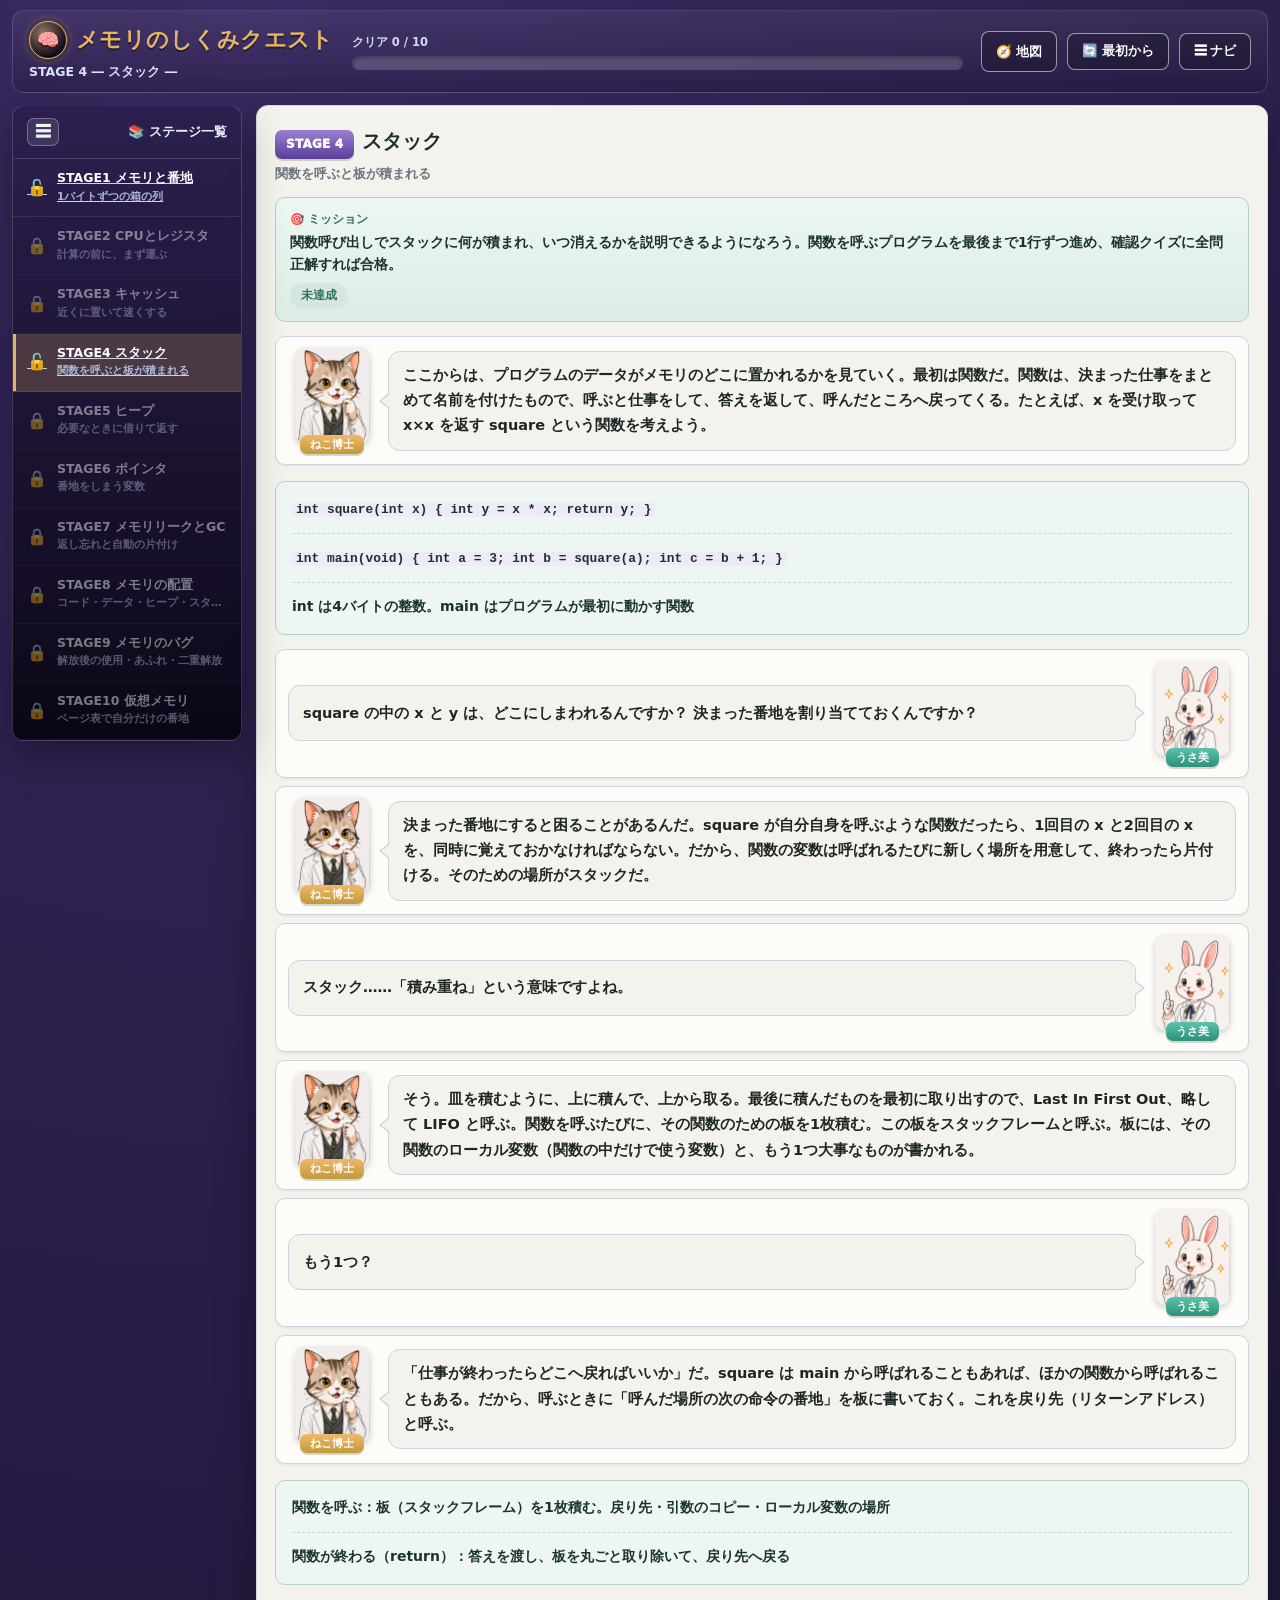
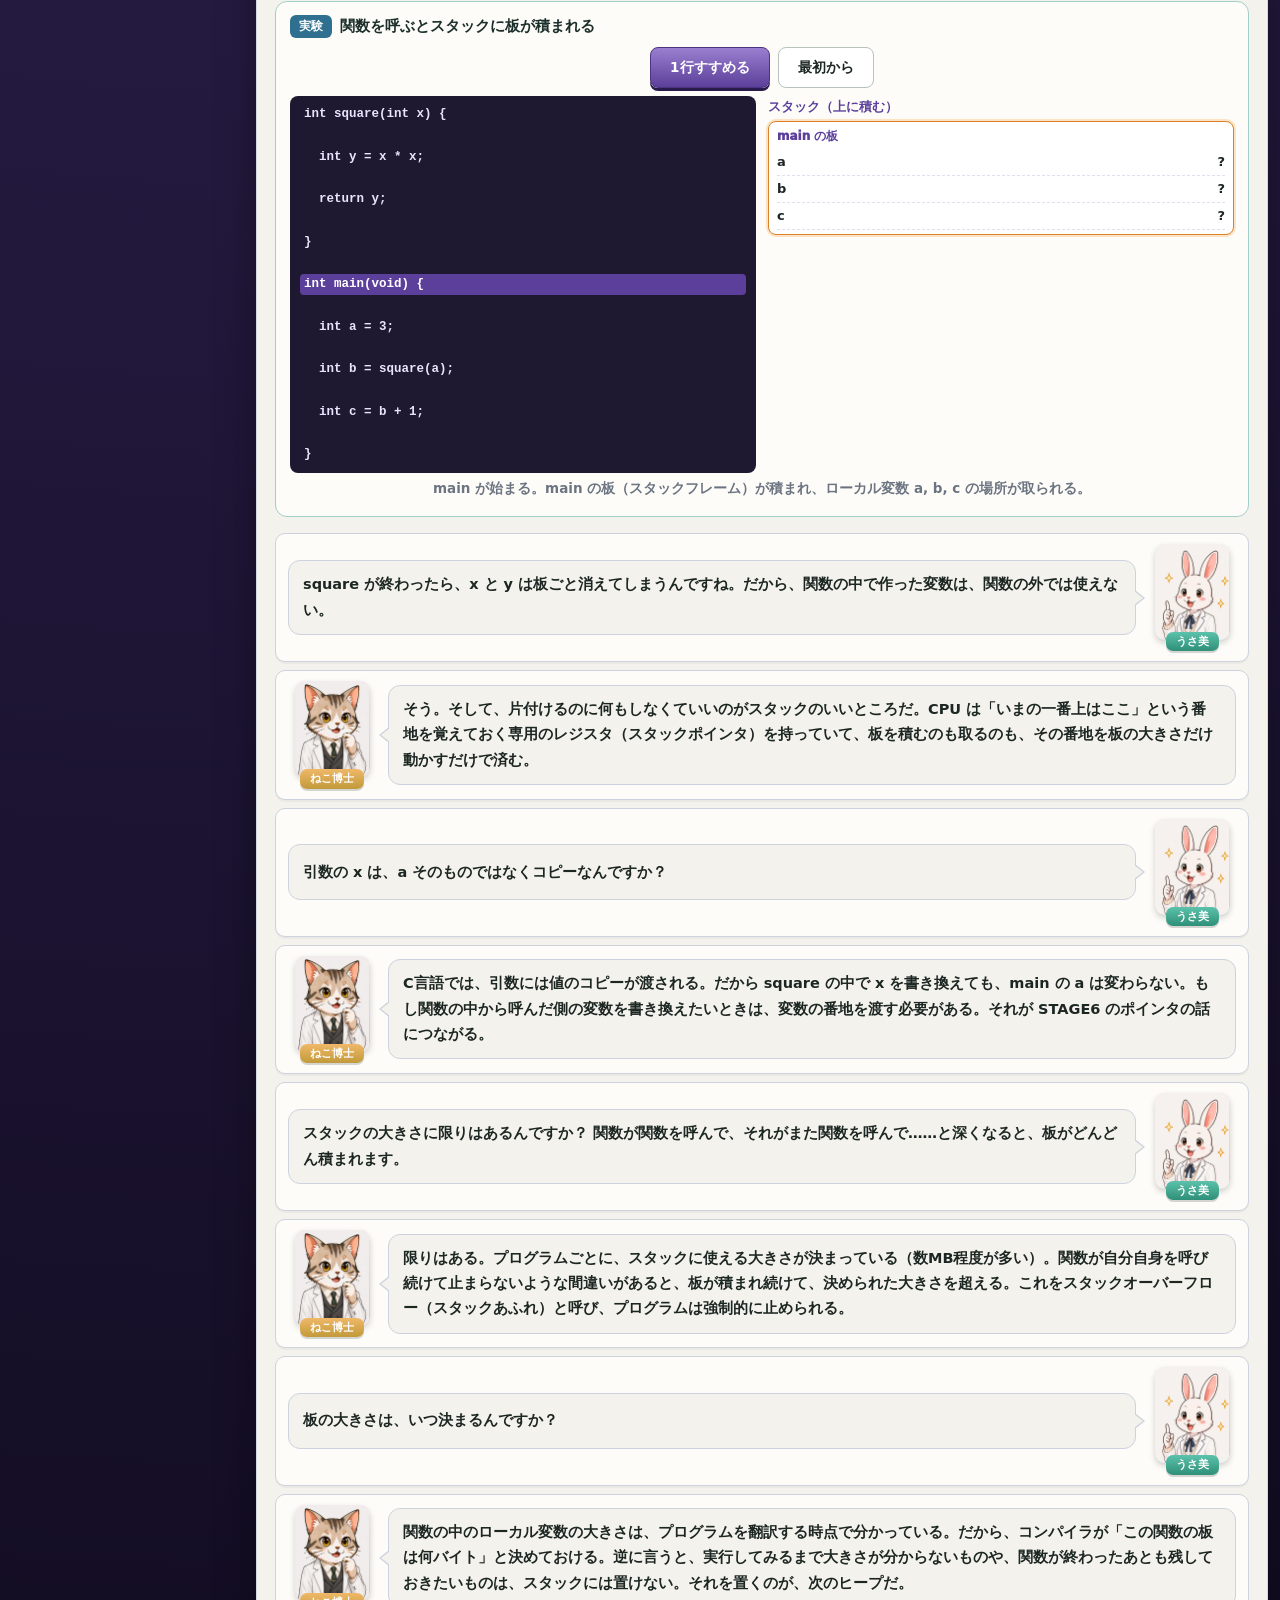
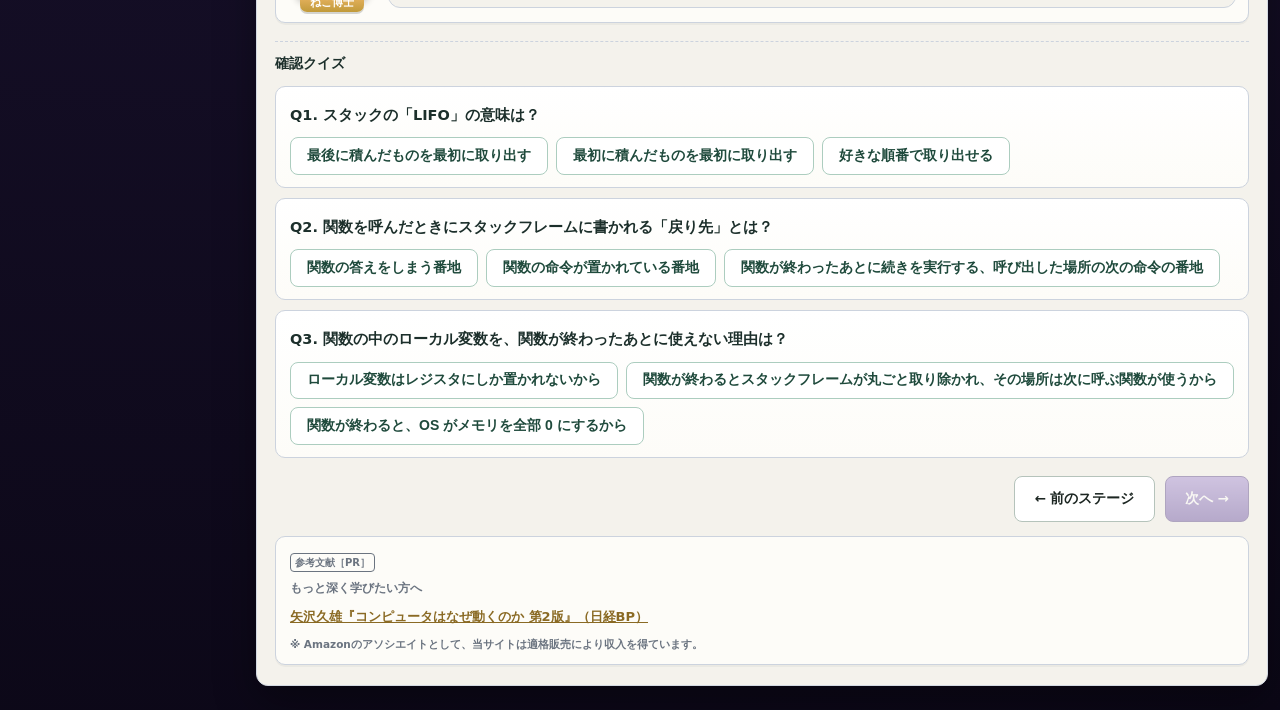
<file: stage4.html>
<!DOCTYPE html>
<html lang="ja">
<head>
<meta charset="UTF-8">
<meta name="viewport" content="width=device-width, initial-scale=1.0">
<meta name="theme-color" content="#241a40">
<!-- Google tag (gtag.js) -->
<script async src="https://www.googletagmanager.com/gtag/js?id=G-9RTQCP2HXM"></script>
<script>
  window.dataLayer = window.dataLayer || [];
  function gtag(){dataLayer.push(arguments);}
  gtag('js', new Date());
  gtag('config', 'G-9RTQCP2HXM');
</script>
<title>STAGE4 スタック ― メモリのしくみクエスト</title>
<meta name="description" content="関数を呼ぶたびに、ローカル変数と「戻り先」をしまう板がスタックに積まれ、関数が終わると取り除かれる。後から入れたものを先に出す（LIFO）しくみと、ローカル変数が関数の外で使えない理由、深く呼びすぎるとあふれる理由を、1行ずつ確かめる。">
<link rel="canonical" href="https://informatics.habatakijuku.com/memory-quest/stage4">
<meta property="og:type" content="article">
<meta property="og:site_name" content="メモリのしくみクエスト">
<meta property="og:locale" content="ja_JP">
<meta property="og:title" content="STAGE4 スタック ― メモリのしくみクエスト">
<meta property="og:description" content="関数を呼ぶと板が積まれる。スタックとスタックフレーム、戻り先のしくみ。">
<meta property="og:url" content="https://informatics.habatakijuku.com/memory-quest/stage4">
<meta property="og:image" content="https://informatics.habatakijuku.com/images/ogp/memory-quest.png">
<meta property="og:image:width" content="1200">
<meta property="og:image:height" content="630">
<meta name="twitter:card" content="summary_large_image">
<link rel="icon" href="data:image/svg+xml,<svg xmlns=%22http://www.w3.org/2000/svg%22 viewBox=%220 0 100 100%22><text y=%22.9em%22 font-size=%2290%22>🧠</text></svg>">
<link rel="stylesheet" href="design-system.css?v=20261108b">
<link rel="stylesheet" href="lab.css?v=20261108b">
<script src="js/stages.js?v=20261108b"></script>
<script src="js/progress.js?v=20261108b"></script>
<script src="js/labs.js?v=20261108b"></script>
</head>
<body>
<div class="app-shell side-collapsed" id="app-shell">
  <header class="game-header">
    <div class="brand">
      <div class="brand-title"><a class="head-reset home-badge" href="./" title="トップへ" aria-label="トップへ">🧠</a> <span>メモリのしくみクエスト</span></div>
      <div class="brand-sub">STAGE 4 ― スタック ―</div>
    </div>
    <div class="head-progress-wrap">
      <div class="head-progress-label" id="progress-label">クリア 0 / 10</div>
      <div class="head-progress" role="progressbar" aria-label="クリア済みステージ数" aria-valuemin="0" aria-valuemax="10" aria-valuenow="0"><div class="head-progress-fill" id="progress-fill" style="width:0%"></div></div>
    </div>
    <div class="header-actions">
      <a class="head-reset" href="/" title="情報の冒険（シリーズの地図）へ">🧭 地図</a>
      <button class="head-reset" id="btn-reset-all">🔄 最初から</button>
      <button class="head-reset" id="head-nav-toggle" title="ステージ一覧の表示切替">☰ ナビ</button>
    </div>
  </header>

  <div class="game-layout">
    <div class="side-backdrop" id="side-backdrop"></div>
    <aside class="side-panel">
      <div class="side-head">
        <button class="side-toggle" id="sidebar-toggle" title="ステージ一覧の表示切替" aria-label="ステージ一覧の表示切替">☰</button>
        <span class="side-head-text">📚 ステージ一覧</span>
      </div>
      <div class="side-list" id="side-list"></div>
    </aside>

    <main class="main-area">
      <div class="chapter-head">
        <span class="chapter-badge">STAGE 4</span><h1 class="chapter-title">スタック</h1>
        <div class="chapter-sub">関数を呼ぶと板が積まれる</div>
      </div>

      <div class="mission-box">
        <div class="mission-label">🎯 ミッション</div>
        <div class="mission-text">関数呼び出しでスタックに何が積まれ、いつ消えるかを説明できるようになろう。関数を呼ぶプログラムを最後まで1行ずつ進め、確認クイズに全問正解すれば合格。</div>
        <span class="mission-status" id="mission-status">未達成</span>
      </div>

      <div class="dialogue-scene">
        <div class="dialog-row">
          <div class="dialog-character">
            <div class="dialog-avatar mentor"><img src="images/cat.webp" width="300" height="386" alt=""></div>
            <div class="dialog-name mentor">ねこ博士</div>
          </div>
          <div class="dialog-bubble">ここからは、プログラムのデータがメモリの<strong>どこに</strong>置かれるかを見ていく。最初は関数だ。関数は、決まった仕事をまとめて名前を付けたもので、呼ぶと仕事をして、答えを返して、呼んだところへ戻ってくる。たとえば、x を受け取って x×x を返す square という関数を考えよう。</div>
        </div>
      </div>
      <div class="formula-box">
        <span class="step"><code>int square(int x) { int y = x * x; return y; }</code></span>
        <span class="step"><code>int main(void) { int a = 3; int b = square(a); int c = b + 1; }</code></span>
        <span class="step">int は4バイトの整数。main はプログラムが最初に動かす関数</span>
      </div>
      <div class="dialogue-scene">
        <div class="dialog-row right">
          <div class="dialog-character">
            <div class="dialog-avatar student"><img src="images/rabbit.webp" width="300" height="386" alt=""></div>
            <div class="dialog-name student">うさ美</div>
          </div>
          <div class="dialog-bubble">square の中の x と y は、どこにしまわれるんですか？ 決まった番地を割り当てておくんですか？</div>
        </div>
        <div class="dialog-row">
          <div class="dialog-character">
            <div class="dialog-avatar mentor"><img src="images/cat.webp" width="300" height="386" alt=""></div>
            <div class="dialog-name mentor">ねこ博士</div>
          </div>
          <div class="dialog-bubble">決まった番地にすると困ることがあるんだ。square が自分自身を呼ぶような関数だったら、1回目の x と2回目の x を、同時に覚えておかなければならない。だから、関数の変数は<strong>呼ばれるたびに</strong>新しく場所を用意して、終わったら片付ける。そのための場所が<strong>スタック</strong>だ。</div>
        </div>
        <div class="dialog-row right">
          <div class="dialog-character">
            <div class="dialog-avatar student"><img src="images/rabbit.webp" width="300" height="386" alt=""></div>
            <div class="dialog-name student">うさ美</div>
          </div>
          <div class="dialog-bubble">スタック……「積み重ね」という意味ですよね。</div>
        </div>
        <div class="dialog-row">
          <div class="dialog-character">
            <div class="dialog-avatar mentor"><img src="images/cat.webp" width="300" height="386" alt=""></div>
            <div class="dialog-name mentor">ねこ博士</div>
          </div>
          <div class="dialog-bubble">そう。皿を積むように、上に積んで、上から取る。<strong>最後に積んだものを最初に取り出す</strong>ので、Last In First Out、略して <strong>LIFO</strong> と呼ぶ。関数を呼ぶたびに、その関数のための<strong>板</strong>を1枚積む。この板を<strong>スタックフレーム</strong>と呼ぶ。板には、その関数のローカル変数（関数の中だけで使う変数）と、もう1つ大事なものが書かれる。</div>
        </div>
        <div class="dialog-row right">
          <div class="dialog-character">
            <div class="dialog-avatar student"><img src="images/rabbit.webp" width="300" height="386" alt=""></div>
            <div class="dialog-name student">うさ美</div>
          </div>
          <div class="dialog-bubble">もう1つ？</div>
        </div>
        <div class="dialog-row">
          <div class="dialog-character">
            <div class="dialog-avatar mentor"><img src="images/cat.webp" width="300" height="386" alt=""></div>
            <div class="dialog-name mentor">ねこ博士</div>
          </div>
          <div class="dialog-bubble">「仕事が終わったら<strong>どこへ戻ればいいか</strong>」だ。square は main から呼ばれることもあれば、ほかの関数から呼ばれることもある。だから、呼ぶときに「呼んだ場所の次の命令の番地」を板に書いておく。これを<strong>戻り先</strong>（リターンアドレス）と呼ぶ。</div>
        </div>
      </div>
      <div class="formula-box">
        <span class="step">関数を呼ぶ：板（スタックフレーム）を1枚積む。戻り先・引数のコピー・ローカル変数の場所</span>
        <span class="step">関数が終わる（return）：答えを渡し、板を丸ごと取り除いて、戻り先へ戻る</span>
      </div>
      <div class="lab" data-lab="stack" data-id="mem-s4-stack"></div>
      <div class="dialogue-scene">
        <div class="dialog-row right">
          <div class="dialog-character">
            <div class="dialog-avatar student"><img src="images/rabbit.webp" width="300" height="386" alt=""></div>
            <div class="dialog-name student">うさ美</div>
          </div>
          <div class="dialog-bubble">square が終わったら、x と y は板ごと消えてしまうんですね。だから、関数の中で作った変数は、関数の外では使えない。</div>
        </div>
        <div class="dialog-row">
          <div class="dialog-character">
            <div class="dialog-avatar mentor"><img src="images/cat.webp" width="300" height="386" alt=""></div>
            <div class="dialog-name mentor">ねこ博士</div>
          </div>
          <div class="dialog-bubble">そう。そして、片付けるのに何もしなくていいのがスタックのいいところだ。CPU は「いまの一番上はここ」という番地を覚えておく専用のレジスタ（<strong>スタックポインタ</strong>）を持っていて、板を積むのも取るのも、その番地を板の大きさだけ動かすだけで済む。</div>
        </div>
        <div class="dialog-row right">
          <div class="dialog-character">
            <div class="dialog-avatar student"><img src="images/rabbit.webp" width="300" height="386" alt=""></div>
            <div class="dialog-name student">うさ美</div>
          </div>
          <div class="dialog-bubble">引数の x は、a そのものではなく<strong>コピー</strong>なんですか？</div>
        </div>
        <div class="dialog-row">
          <div class="dialog-character">
            <div class="dialog-avatar mentor"><img src="images/cat.webp" width="300" height="386" alt=""></div>
            <div class="dialog-name mentor">ねこ博士</div>
          </div>
          <div class="dialog-bubble">C言語では、引数には値のコピーが渡される。だから square の中で x を書き換えても、main の a は変わらない。もし関数の中から呼んだ側の変数を書き換えたいときは、変数の<strong>番地</strong>を渡す必要がある。それが STAGE6 のポインタの話につながる。</div>
        </div>
        <div class="dialog-row right">
          <div class="dialog-character">
            <div class="dialog-avatar student"><img src="images/rabbit.webp" width="300" height="386" alt=""></div>
            <div class="dialog-name student">うさ美</div>
          </div>
          <div class="dialog-bubble">スタックの大きさに限りはあるんですか？ 関数が関数を呼んで、それがまた関数を呼んで……と深くなると、板がどんどん積まれます。</div>
        </div>
        <div class="dialog-row">
          <div class="dialog-character">
            <div class="dialog-avatar mentor"><img src="images/cat.webp" width="300" height="386" alt=""></div>
            <div class="dialog-name mentor">ねこ博士</div>
          </div>
          <div class="dialog-bubble">限りはある。プログラムごとに、スタックに使える大きさが決まっている（数MB程度が多い）。関数が自分自身を呼び続けて止まらないような間違いがあると、板が積まれ続けて、決められた大きさを超える。これを<strong>スタックオーバーフロー</strong>（スタックあふれ）と呼び、プログラムは強制的に止められる。</div>
        </div>
        <div class="dialog-row right">
          <div class="dialog-character">
            <div class="dialog-avatar student"><img src="images/rabbit.webp" width="300" height="386" alt=""></div>
            <div class="dialog-name student">うさ美</div>
          </div>
          <div class="dialog-bubble">板の大きさは、いつ決まるんですか？</div>
        </div>
        <div class="dialog-row">
          <div class="dialog-character">
            <div class="dialog-avatar mentor"><img src="images/cat.webp" width="300" height="386" alt=""></div>
            <div class="dialog-name mentor">ねこ博士</div>
          </div>
          <div class="dialog-bubble">関数の中のローカル変数の大きさは、プログラムを翻訳する時点で分かっている。だから、コンパイラが「この関数の板は何バイト」と決めておける。逆に言うと、<strong>実行してみるまで大きさが分からないもの</strong>や、<strong>関数が終わったあとも残しておきたいもの</strong>は、スタックには置けない。それを置くのが、次のヒープだ。</div>
        </div>
      </div>

      <h2 class="quiz-head">確認クイズ</h2>
      <div class="quiz-card" data-quiz>
        <p class="quiz-q">Q1. スタックの「LIFO」の意味は？</p>
        <div class="choice-list">
          <button class="choice-btn">最後に積んだものを最初に取り出す</button>
          <button class="choice-btn">最初に積んだものを最初に取り出す</button>
          <button class="choice-btn">好きな順番で取り出せる</button>
        </div>
        <div class="quiz-explain" hidden>正解！ Last In First Out。皿の山のように、上に積んで上から取る。関数は呼んだ順の逆に終わるので、この形がぴったり合う。</div>
      </div>
      <div class="quiz-card" data-quiz>
        <p class="quiz-q">Q2. 関数を呼んだときにスタックフレームに書かれる「戻り先」とは？</p>
        <div class="choice-list">
          <button class="choice-btn">関数の答えをしまう番地</button>
          <button class="choice-btn">関数の命令が置かれている番地</button>
          <button class="choice-btn">関数が終わったあとに続きを実行する、呼び出した場所の次の命令の番地</button>
        </div>
        <div class="quiz-explain" hidden>正解！ 同じ関数がいろいろな場所から呼ばれるので、どこへ戻るかを呼ぶたびに書いておく。</div>
      </div>
      <div class="quiz-card" data-quiz>
        <p class="quiz-q">Q3. 関数の中のローカル変数を、関数が終わったあとに使えない理由は？</p>
        <div class="choice-list">
          <button class="choice-btn">ローカル変数はレジスタにしか置かれないから</button>
          <button class="choice-btn">関数が終わるとスタックフレームが丸ごと取り除かれ、その場所は次に呼ぶ関数が使うから</button>
          <button class="choice-btn">関数が終わると、OS がメモリを全部 0 にするから</button>
        </div>
        <div class="quiz-explain" hidden>正解！ 板を取り除くのはスタックポインタを動かすだけ。場所は次の関数の板として再利用される。</div>
      </div>

      <div class="stage-nav">
        <a class="btn" href="stage3.html">← 前のステージ</a>
        <button class="btn btn-primary" id="btn-next" disabled>次へ →</button>
      </div>

      <div id="book-recommend"></div>
    </main>
  </div>
</div>

<script>QUEST.initStagePage(4);</script>

<script src="https://my.habatakijuku.com/sync.js" defer></script>
</body>
</html>
</file>
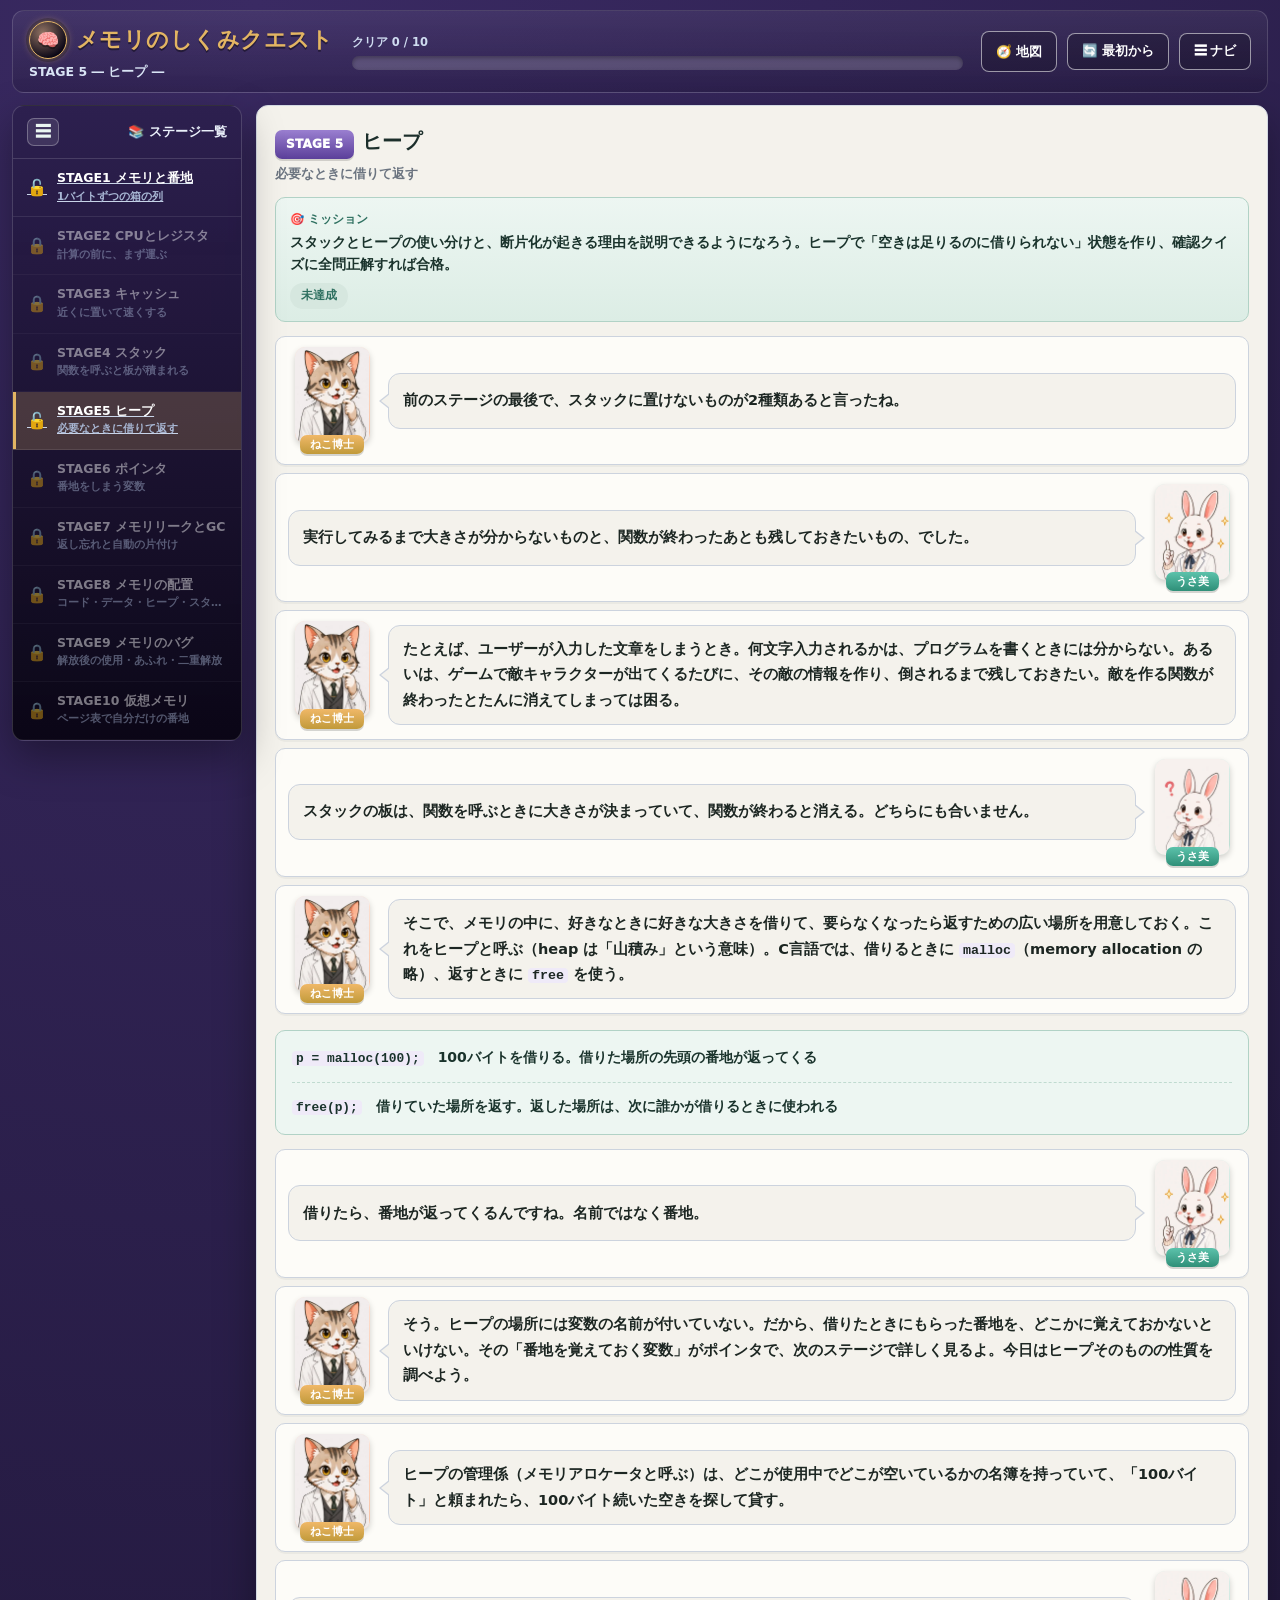
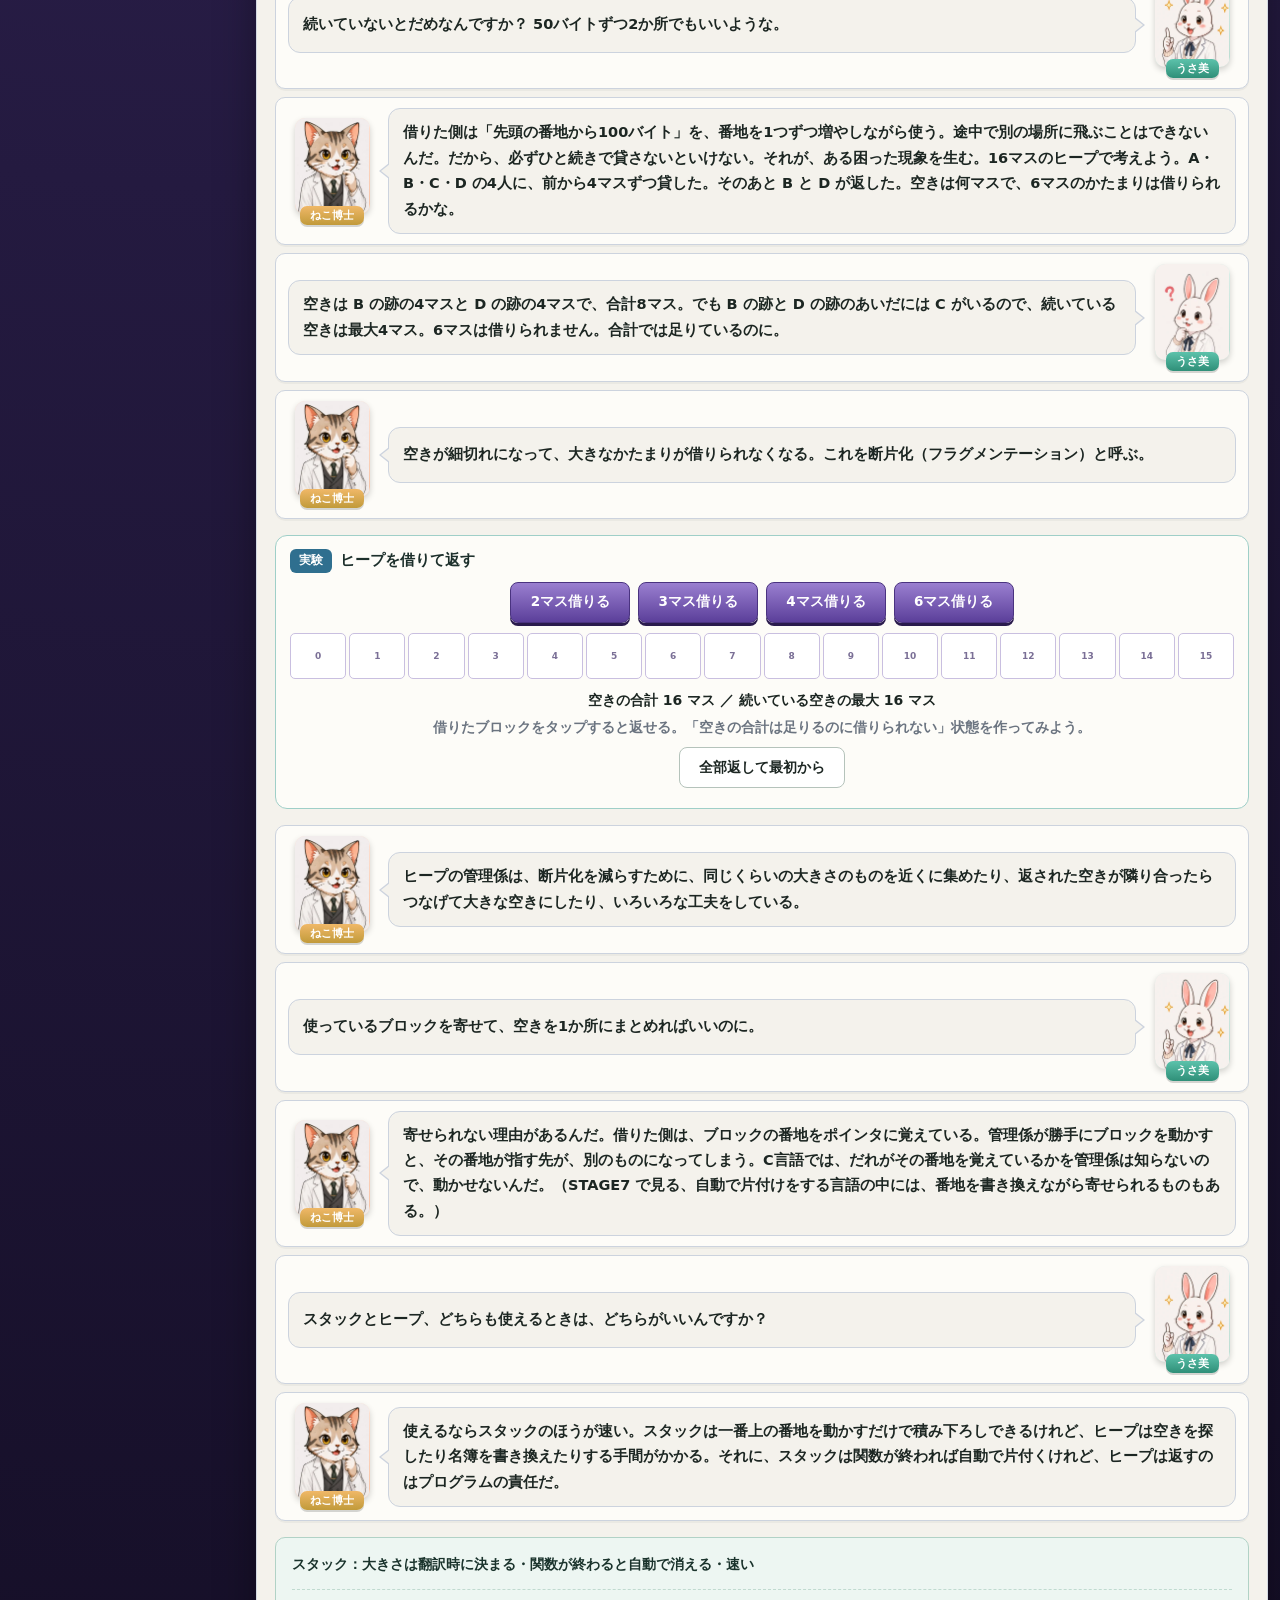
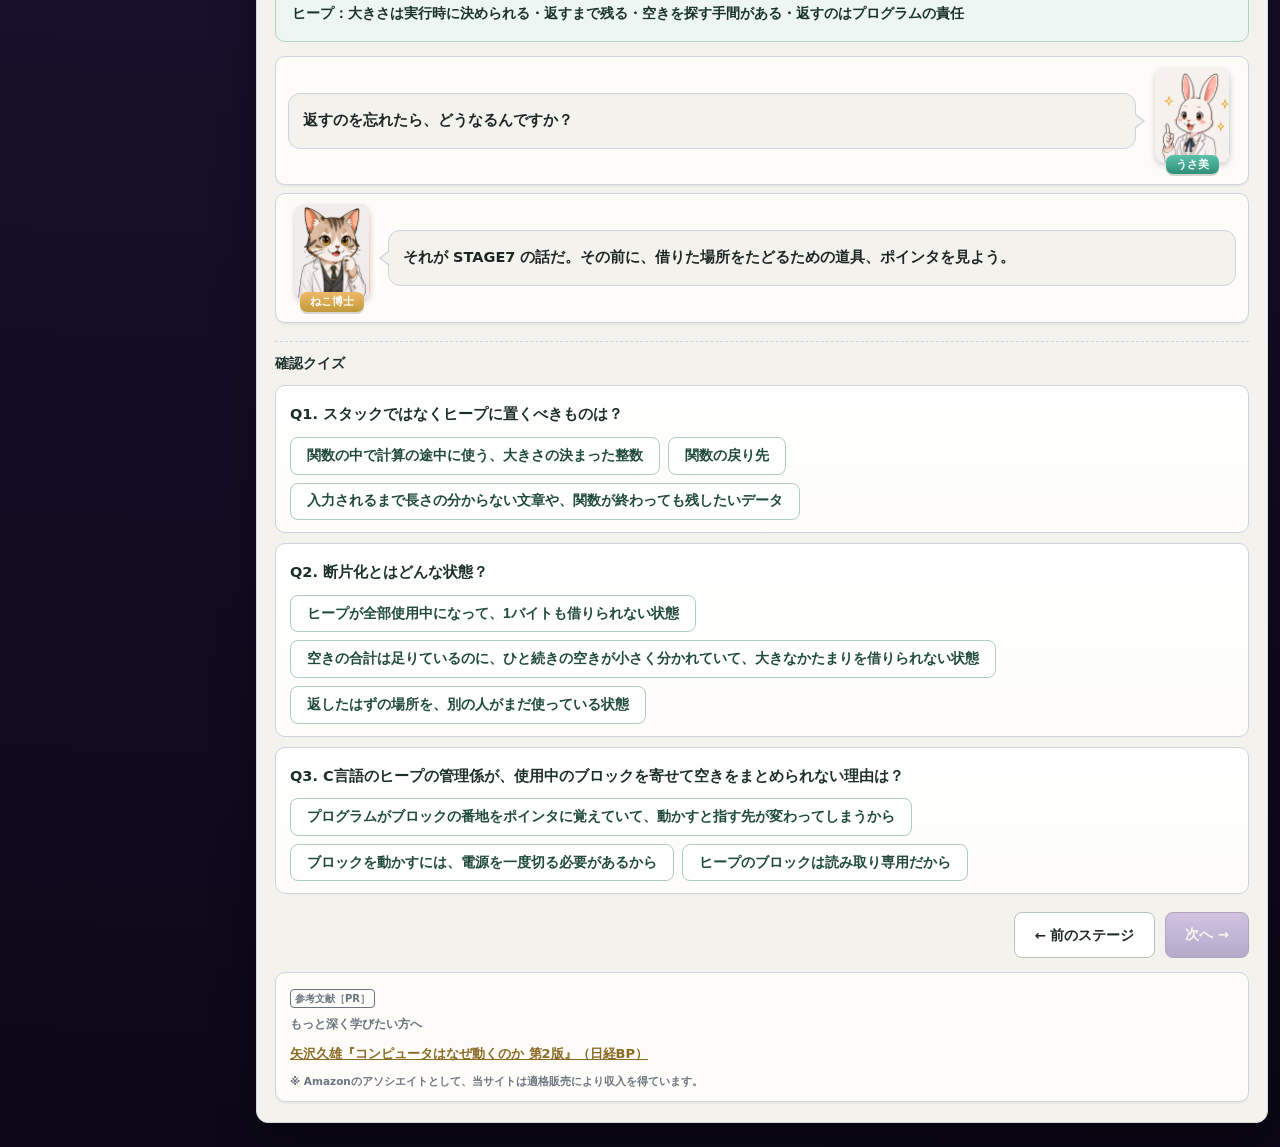
<file: stage5.html>
<!DOCTYPE html>
<html lang="ja">
<head>
<meta charset="UTF-8">
<meta name="viewport" content="width=device-width, initial-scale=1.0">
<meta name="theme-color" content="#241a40">
<!-- Google tag (gtag.js) -->
<script async src="https://www.googletagmanager.com/gtag/js?id=G-9RTQCP2HXM"></script>
<script>
  window.dataLayer = window.dataLayer || [];
  function gtag(){dataLayer.push(arguments);}
  gtag('js', new Date());
  gtag('config', 'G-9RTQCP2HXM');
</script>
<title>STAGE5 ヒープ ― メモリのしくみクエスト</title>
<meta name="description" content="大きさが実行するまで分からないデータや、関数が終わっても残したいデータは、ヒープから「借りて」「返す」。malloc と free の考え方と、空きの合計は足りるのに借りられない「断片化」を、マス目を借りたり返したりして確かめる。">
<link rel="canonical" href="https://informatics.habatakijuku.com/memory-quest/stage5">
<meta property="og:type" content="article">
<meta property="og:site_name" content="メモリのしくみクエスト">
<meta property="og:locale" content="ja_JP">
<meta property="og:title" content="STAGE5 ヒープ ― メモリのしくみクエスト">
<meta property="og:description" content="必要なときに借りて返す。ヒープと断片化。">
<meta property="og:url" content="https://informatics.habatakijuku.com/memory-quest/stage5">
<meta property="og:image" content="https://informatics.habatakijuku.com/images/ogp/memory-quest.png">
<meta property="og:image:width" content="1200">
<meta property="og:image:height" content="630">
<meta name="twitter:card" content="summary_large_image">
<link rel="icon" href="data:image/svg+xml,<svg xmlns=%22http://www.w3.org/2000/svg%22 viewBox=%220 0 100 100%22><text y=%22.9em%22 font-size=%2290%22>🧠</text></svg>">
<link rel="stylesheet" href="design-system.css?v=20261108b">
<link rel="stylesheet" href="lab.css?v=20261108b">
<script src="js/stages.js?v=20261108b"></script>
<script src="js/progress.js?v=20261108b"></script>
<script src="js/labs.js?v=20261108b"></script>
</head>
<body>
<div class="app-shell side-collapsed" id="app-shell">
  <header class="game-header">
    <div class="brand">
      <div class="brand-title"><a class="head-reset home-badge" href="./" title="トップへ" aria-label="トップへ">🧠</a> <span>メモリのしくみクエスト</span></div>
      <div class="brand-sub">STAGE 5 ― ヒープ ―</div>
    </div>
    <div class="head-progress-wrap">
      <div class="head-progress-label" id="progress-label">クリア 0 / 10</div>
      <div class="head-progress" role="progressbar" aria-label="クリア済みステージ数" aria-valuemin="0" aria-valuemax="10" aria-valuenow="0"><div class="head-progress-fill" id="progress-fill" style="width:0%"></div></div>
    </div>
    <div class="header-actions">
      <a class="head-reset" href="/" title="情報の冒険（シリーズの地図）へ">🧭 地図</a>
      <button class="head-reset" id="btn-reset-all">🔄 最初から</button>
      <button class="head-reset" id="head-nav-toggle" title="ステージ一覧の表示切替">☰ ナビ</button>
    </div>
  </header>

  <div class="game-layout">
    <div class="side-backdrop" id="side-backdrop"></div>
    <aside class="side-panel">
      <div class="side-head">
        <button class="side-toggle" id="sidebar-toggle" title="ステージ一覧の表示切替" aria-label="ステージ一覧の表示切替">☰</button>
        <span class="side-head-text">📚 ステージ一覧</span>
      </div>
      <div class="side-list" id="side-list"></div>
    </aside>

    <main class="main-area">
      <div class="chapter-head">
        <span class="chapter-badge">STAGE 5</span><h1 class="chapter-title">ヒープ</h1>
        <div class="chapter-sub">必要なときに借りて返す</div>
      </div>

      <div class="mission-box">
        <div class="mission-label">🎯 ミッション</div>
        <div class="mission-text">スタックとヒープの使い分けと、断片化が起きる理由を説明できるようになろう。ヒープで「空きは足りるのに借りられない」状態を作り、確認クイズに全問正解すれば合格。</div>
        <span class="mission-status" id="mission-status">未達成</span>
      </div>

      <div class="dialogue-scene">
        <div class="dialog-row">
          <div class="dialog-character">
            <div class="dialog-avatar mentor"><img src="images/cat.webp" width="300" height="386" alt=""></div>
            <div class="dialog-name mentor">ねこ博士</div>
          </div>
          <div class="dialog-bubble">前のステージの最後で、スタックに置けないものが2種類あると言ったね。</div>
        </div>
        <div class="dialog-row right">
          <div class="dialog-character">
            <div class="dialog-avatar student"><img src="images/rabbit.webp" width="300" height="386" alt=""></div>
            <div class="dialog-name student">うさ美</div>
          </div>
          <div class="dialog-bubble">実行してみるまで大きさが分からないものと、関数が終わったあとも残しておきたいもの、でした。</div>
        </div>
        <div class="dialog-row">
          <div class="dialog-character">
            <div class="dialog-avatar mentor"><img src="images/cat.webp" width="300" height="386" alt=""></div>
            <div class="dialog-name mentor">ねこ博士</div>
          </div>
          <div class="dialog-bubble">たとえば、ユーザーが入力した文章をしまうとき。何文字入力されるかは、プログラムを書くときには分からない。あるいは、ゲームで敵キャラクターが出てくるたびに、その敵の情報を作り、倒されるまで残しておきたい。敵を作る関数が終わったとたんに消えてしまっては困る。</div>
        </div>
        <div class="dialog-row right">
          <div class="dialog-character">
            <div class="dialog-avatar student"><img src="images/rabbitThink.webp" width="300" height="386" alt=""></div>
            <div class="dialog-name student">うさ美</div>
          </div>
          <div class="dialog-bubble"> スタックの板は、関数を呼ぶときに大きさが決まっていて、関数が終わると消える。どちらにも合いません。</div>
        </div>
        <div class="dialog-row">
          <div class="dialog-character">
            <div class="dialog-avatar mentor"><img src="images/cat.webp" width="300" height="386" alt=""></div>
            <div class="dialog-name mentor">ねこ博士</div>
          </div>
          <div class="dialog-bubble">そこで、メモリの中に、<strong>好きなときに好きな大きさを借りて、要らなくなったら返す</strong>ための広い場所を用意しておく。これを<strong>ヒープ</strong>と呼ぶ（heap は「山積み」という意味）。C言語では、借りるときに <code>malloc</code>（memory allocation の略）、返すときに <code>free</code> を使う。</div>
        </div>
      </div>
      <div class="formula-box">
        <span class="step"><code>p = malloc(100);</code>　100バイトを借りる。借りた場所の先頭の番地が返ってくる</span>
        <span class="step"><code>free(p);</code>　借りていた場所を返す。返した場所は、次に誰かが借りるときに使われる</span>
      </div>
      <div class="dialogue-scene">
        <div class="dialog-row right">
          <div class="dialog-character">
            <div class="dialog-avatar student"><img src="images/rabbit.webp" width="300" height="386" alt=""></div>
            <div class="dialog-name student">うさ美</div>
          </div>
          <div class="dialog-bubble">借りたら、番地が返ってくるんですね。名前ではなく番地。</div>
        </div>
        <div class="dialog-row">
          <div class="dialog-character">
            <div class="dialog-avatar mentor"><img src="images/cat.webp" width="300" height="386" alt=""></div>
            <div class="dialog-name mentor">ねこ博士</div>
          </div>
          <div class="dialog-bubble">そう。ヒープの場所には変数の名前が付いていない。だから、借りたときにもらった番地を、どこかに覚えておかないといけない。その「番地を覚えておく変数」がポインタで、次のステージで詳しく見るよ。今日はヒープそのものの性質を調べよう。</div>
        </div>
        <div class="dialog-row">
          <div class="dialog-character">
            <div class="dialog-avatar mentor"><img src="images/cat.webp" width="300" height="386" alt=""></div>
            <div class="dialog-name mentor">ねこ博士</div>
          </div>
          <div class="dialog-bubble">ヒープの管理係（メモリアロケータと呼ぶ）は、どこが使用中でどこが空いているかの名簿を持っていて、「100バイト」と頼まれたら、<strong>100バイト続いた空き</strong>を探して貸す。</div>
        </div>
        <div class="dialog-row right">
          <div class="dialog-character">
            <div class="dialog-avatar student"><img src="images/rabbit.webp" width="300" height="386" alt=""></div>
            <div class="dialog-name student">うさ美</div>
          </div>
          <div class="dialog-bubble">続いていないとだめなんですか？ 50バイトずつ2か所でもいいような。</div>
        </div>
        <div class="dialog-row">
          <div class="dialog-character">
            <div class="dialog-avatar mentor"><img src="images/cat.webp" width="300" height="386" alt=""></div>
            <div class="dialog-name mentor">ねこ博士</div>
          </div>
          <div class="dialog-bubble">借りた側は「先頭の番地から100バイト」を、番地を1つずつ増やしながら使う。途中で別の場所に飛ぶことはできないんだ。だから、必ず<strong>ひと続き</strong>で貸さないといけない。それが、ある困った現象を生む。16マスのヒープで考えよう。A・B・C・D の4人に、前から4マスずつ貸した。そのあと B と D が返した。空きは何マスで、6マスのかたまりは借りられるかな。</div>
        </div>
        <div class="dialog-row right">
          <div class="dialog-character">
            <div class="dialog-avatar student"><img src="images/rabbitThink.webp" width="300" height="386" alt=""></div>
            <div class="dialog-name student">うさ美</div>
          </div>
          <div class="dialog-bubble"> 空きは B の跡の4マスと D の跡の4マスで、合計8マス。でも B の跡と D の跡のあいだには C がいるので、続いている空きは最大4マス。6マスは借りられません。合計では足りているのに。</div>
        </div>
        <div class="dialog-row">
          <div class="dialog-character">
            <div class="dialog-avatar mentor"><img src="images/cat.webp" width="300" height="386" alt=""></div>
            <div class="dialog-name mentor">ねこ博士</div>
          </div>
          <div class="dialog-bubble">空きが細切れになって、大きなかたまりが借りられなくなる。これを<strong>断片化</strong>（フラグメンテーション）と呼ぶ。</div>
        </div>
      </div>
      <div class="lab" data-lab="heap" data-id="mem-s5-heap"></div>
      <div class="dialogue-scene">
        <div class="dialog-row">
          <div class="dialog-character">
            <div class="dialog-avatar mentor"><img src="images/cat.webp" width="300" height="386" alt=""></div>
            <div class="dialog-name mentor">ねこ博士</div>
          </div>
          <div class="dialog-bubble">ヒープの管理係は、断片化を減らすために、同じくらいの大きさのものを近くに集めたり、返された空きが隣り合ったらつなげて大きな空きにしたり、いろいろな工夫をしている。</div>
        </div>
        <div class="dialog-row right">
          <div class="dialog-character">
            <div class="dialog-avatar student"><img src="images/rabbit.webp" width="300" height="386" alt=""></div>
            <div class="dialog-name student">うさ美</div>
          </div>
          <div class="dialog-bubble">使っているブロックを寄せて、空きを1か所にまとめればいいのに。</div>
        </div>
        <div class="dialog-row">
          <div class="dialog-character">
            <div class="dialog-avatar mentor"><img src="images/cat.webp" width="300" height="386" alt=""></div>
            <div class="dialog-name mentor">ねこ博士</div>
          </div>
          <div class="dialog-bubble">寄せられない理由があるんだ。借りた側は、ブロックの番地をポインタに覚えている。管理係が勝手にブロックを動かすと、その番地が指す先が、別のものになってしまう。C言語では、だれがその番地を覚えているかを管理係は知らないので、動かせないんだ。（STAGE7 で見る、自動で片付けをする言語の中には、番地を書き換えながら寄せられるものもある。）</div>
        </div>
        <div class="dialog-row right">
          <div class="dialog-character">
            <div class="dialog-avatar student"><img src="images/rabbit.webp" width="300" height="386" alt=""></div>
            <div class="dialog-name student">うさ美</div>
          </div>
          <div class="dialog-bubble">スタックとヒープ、どちらも使えるときは、どちらがいいんですか？</div>
        </div>
        <div class="dialog-row">
          <div class="dialog-character">
            <div class="dialog-avatar mentor"><img src="images/cat.webp" width="300" height="386" alt=""></div>
            <div class="dialog-name mentor">ねこ博士</div>
          </div>
          <div class="dialog-bubble">使えるならスタックのほうが速い。スタックは一番上の番地を動かすだけで積み下ろしできるけれど、ヒープは空きを探したり名簿を書き換えたりする手間がかかる。それに、スタックは関数が終われば自動で片付くけれど、ヒープは<strong>返すのはプログラムの責任</strong>だ。</div>
        </div>
      </div>
      <div class="formula-box">
        <span class="step">スタック：大きさは翻訳時に決まる・関数が終わると自動で消える・速い</span>
        <span class="step">ヒープ：大きさは実行時に決められる・返すまで残る・空きを探す手間がある・返すのはプログラムの責任</span>
      </div>
      <div class="dialogue-scene">
        <div class="dialog-row right">
          <div class="dialog-character">
            <div class="dialog-avatar student"><img src="images/rabbit.webp" width="300" height="386" alt=""></div>
            <div class="dialog-name student">うさ美</div>
          </div>
          <div class="dialog-bubble">返すのを忘れたら、どうなるんですか？</div>
        </div>
        <div class="dialog-row">
          <div class="dialog-character">
            <div class="dialog-avatar mentor"><img src="images/cat.webp" width="300" height="386" alt=""></div>
            <div class="dialog-name mentor">ねこ博士</div>
          </div>
          <div class="dialog-bubble">それが STAGE7 の話だ。その前に、借りた場所をたどるための道具、ポインタを見よう。</div>
        </div>
      </div>

      <h2 class="quiz-head">確認クイズ</h2>
      <div class="quiz-card" data-quiz>
        <p class="quiz-q">Q1. スタックではなくヒープに置くべきものは？</p>
        <div class="choice-list">
          <button class="choice-btn">関数の中で計算の途中に使う、大きさの決まった整数</button>
          <button class="choice-btn">関数の戻り先</button>
          <button class="choice-btn">入力されるまで長さの分からない文章や、関数が終わっても残したいデータ</button>
        </div>
        <div class="quiz-explain" hidden>正解！ 大きさが実行時に決まるもの・関数より長生きさせたいものはヒープ。大きさが決まっていて関数の中だけで使うものはスタック。</div>
      </div>
      <div class="quiz-card" data-quiz>
        <p class="quiz-q">Q2. 断片化とはどんな状態？</p>
        <div class="choice-list">
          <button class="choice-btn">ヒープが全部使用中になって、1バイトも借りられない状態</button>
          <button class="choice-btn">空きの合計は足りているのに、ひと続きの空きが小さく分かれていて、大きなかたまりを借りられない状態</button>
          <button class="choice-btn">返したはずの場所を、別の人がまだ使っている状態</button>
        </div>
        <div class="quiz-explain" hidden>正解！ 借りる側はひと続きの番地を使うので、細切れの空きをいくら足しても大きなかたまりにはならない。</div>
      </div>
      <div class="quiz-card" data-quiz>
        <p class="quiz-q">Q3. C言語のヒープの管理係が、使用中のブロックを寄せて空きをまとめられない理由は？</p>
        <div class="choice-list">
          <button class="choice-btn">プログラムがブロックの番地をポインタに覚えていて、動かすと指す先が変わってしまうから</button>
          <button class="choice-btn">ブロックを動かすには、電源を一度切る必要があるから</button>
          <button class="choice-btn">ヒープのブロックは読み取り専用だから</button>
        </div>
        <div class="quiz-explain" hidden>正解！ だれがどの番地を覚えているかを管理係は知らない。勝手に動かすと、ポインタが別のものを指してしまう。</div>
      </div>

      <div class="stage-nav">
        <a class="btn" href="stage4.html">← 前のステージ</a>
        <button class="btn btn-primary" id="btn-next" disabled>次へ →</button>
      </div>

      <div id="book-recommend"></div>
    </main>
  </div>
</div>

<script>QUEST.initStagePage(5);</script>

<script src="https://my.habatakijuku.com/sync.js" defer></script>
</body>
</html>
</file>
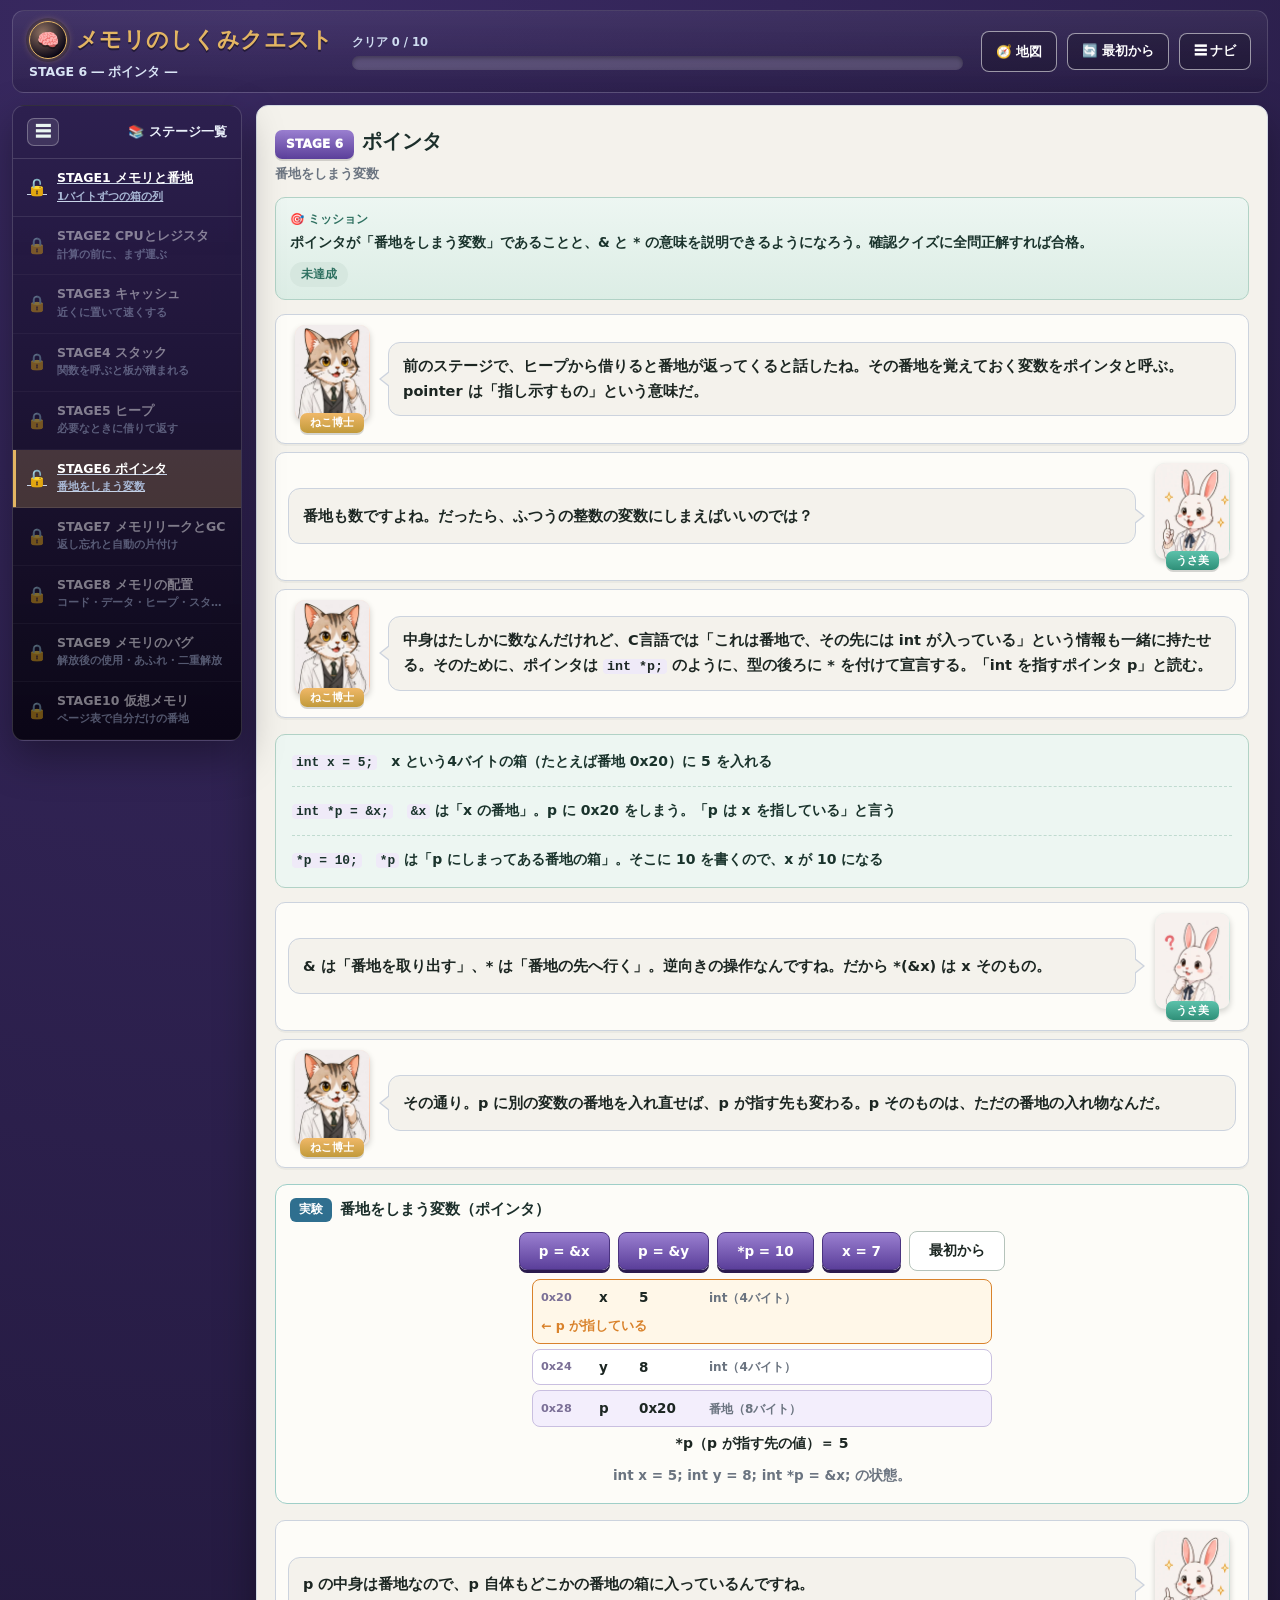
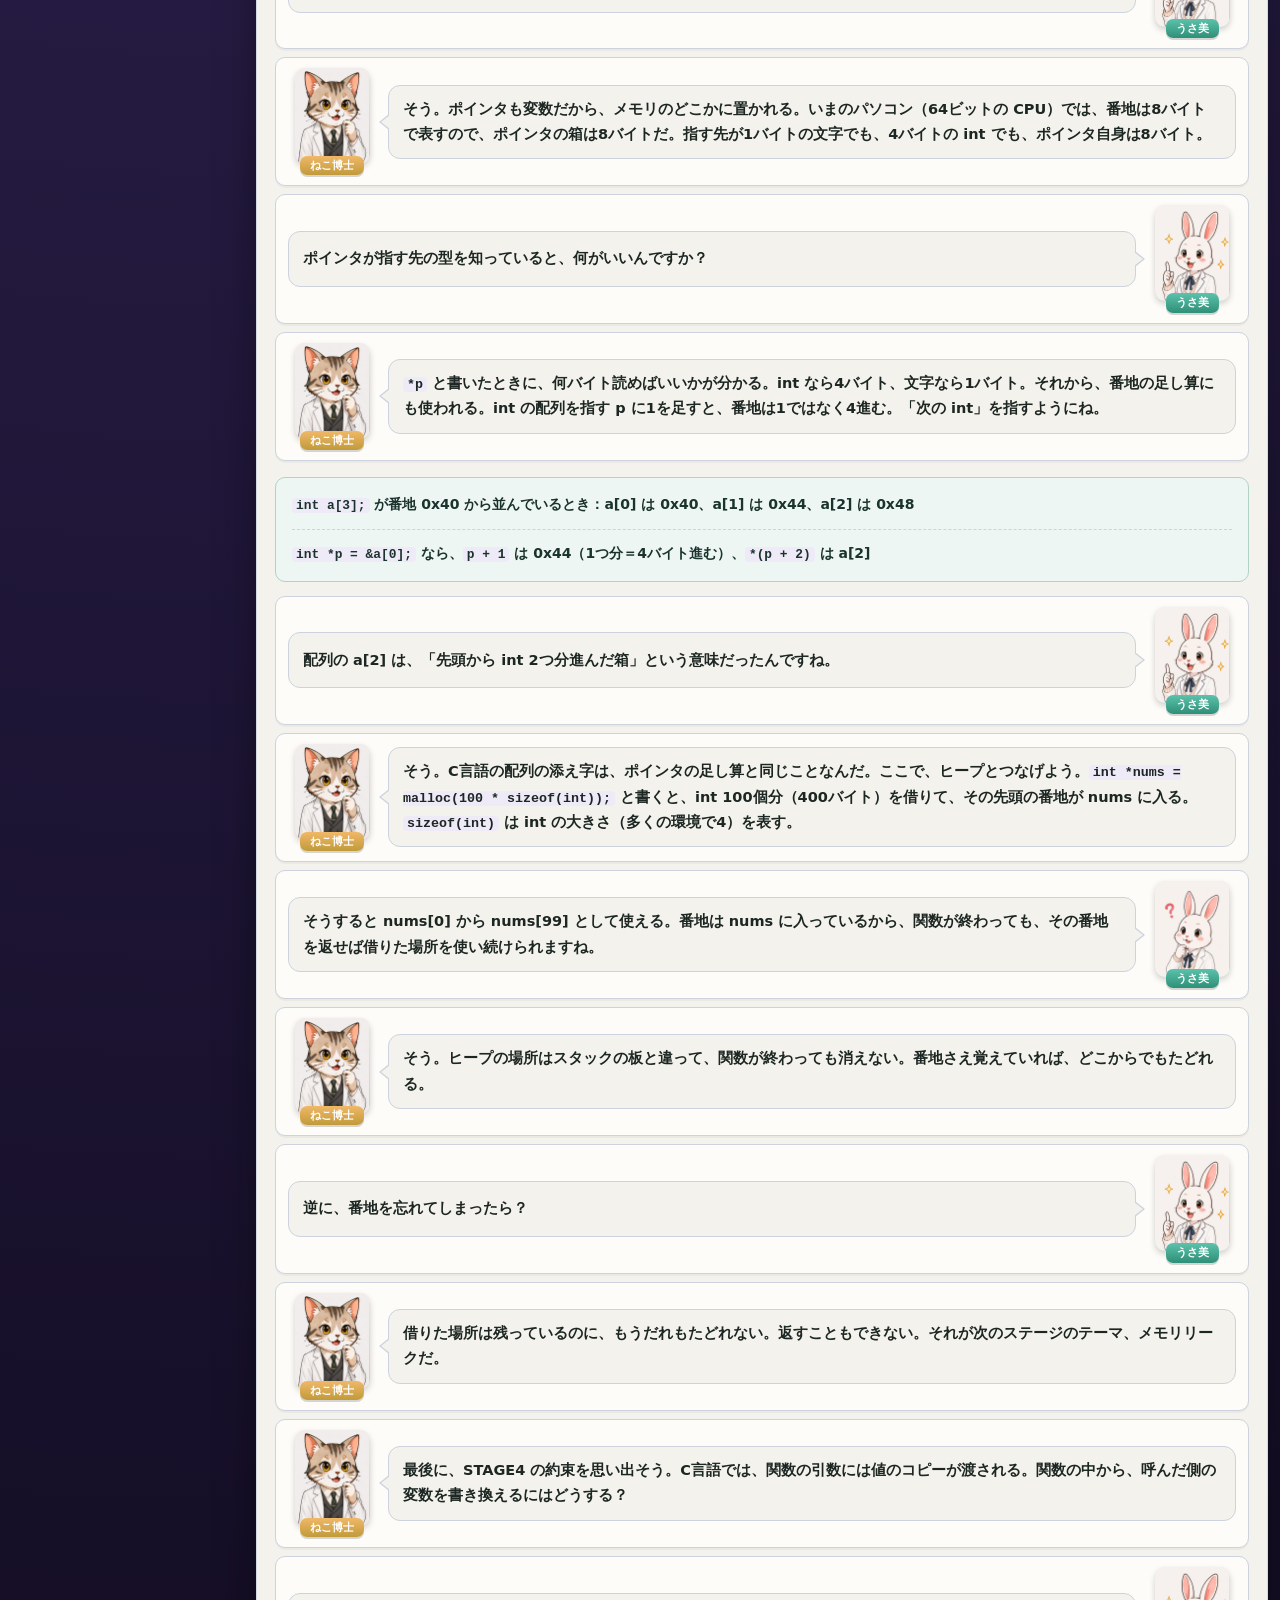
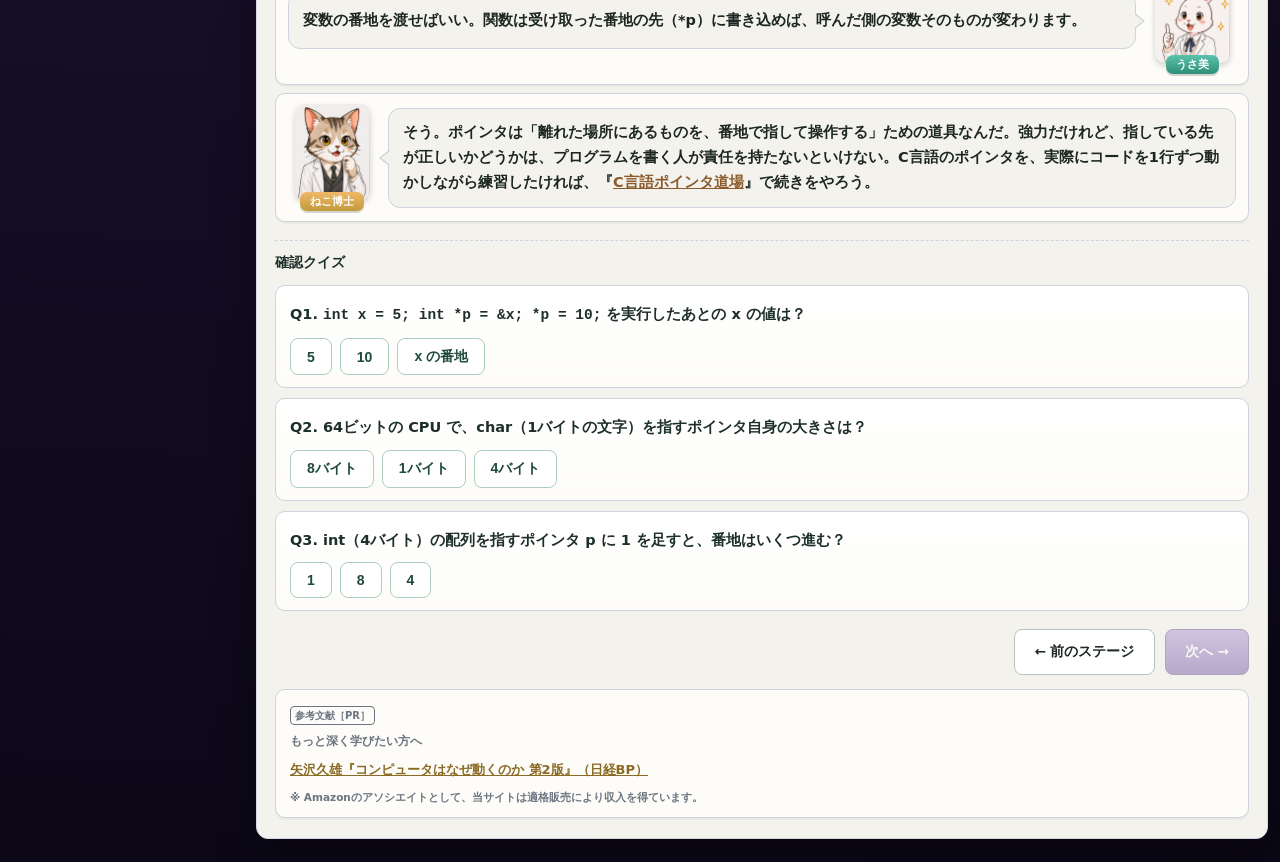
<file: stage6.html>
<!DOCTYPE html>
<html lang="ja">
<head>
<meta charset="UTF-8">
<meta name="viewport" content="width=device-width, initial-scale=1.0">
<meta name="theme-color" content="#241a40">
<!-- Google tag (gtag.js) -->
<script async src="https://www.googletagmanager.com/gtag/js?id=G-9RTQCP2HXM"></script>
<script>
  window.dataLayer = window.dataLayer || [];
  function gtag(){dataLayer.push(arguments);}
  gtag('js', new Date());
  gtag('config', 'G-9RTQCP2HXM');
</script>
<title>STAGE6 ポインタ ― メモリのしくみクエスト</title>
<meta name="description" content="ヒープから借りた場所には名前が無い。番地を覚えておく変数＝ポインタでたどる。&amp; で番地を取り、* で番地の先を読み書きするしくみと、ポインタ自身も8バイトの箱に入っていることを、メモリの表で確かめる。">
<link rel="canonical" href="https://informatics.habatakijuku.com/memory-quest/stage6">
<meta property="og:type" content="article">
<meta property="og:site_name" content="メモリのしくみクエスト">
<meta property="og:locale" content="ja_JP">
<meta property="og:title" content="STAGE6 ポインタ ― メモリのしくみクエスト">
<meta property="og:description" content="番地をしまう変数、ポインタ。&amp; と * で番地の先を読み書きする。">
<meta property="og:url" content="https://informatics.habatakijuku.com/memory-quest/stage6">
<meta property="og:image" content="https://informatics.habatakijuku.com/images/ogp/memory-quest.png">
<meta property="og:image:width" content="1200">
<meta property="og:image:height" content="630">
<meta name="twitter:card" content="summary_large_image">
<link rel="icon" href="data:image/svg+xml,<svg xmlns=%22http://www.w3.org/2000/svg%22 viewBox=%220 0 100 100%22><text y=%22.9em%22 font-size=%2290%22>🧠</text></svg>">
<link rel="stylesheet" href="design-system.css?v=20261108b">
<link rel="stylesheet" href="lab.css?v=20261108b">
<script src="js/stages.js?v=20261108b"></script>
<script src="js/progress.js?v=20261108b"></script>
<script src="js/labs.js?v=20261108b"></script>
</head>
<body>
<div class="app-shell side-collapsed" id="app-shell">
  <header class="game-header">
    <div class="brand">
      <div class="brand-title"><a class="head-reset home-badge" href="./" title="トップへ" aria-label="トップへ">🧠</a> <span>メモリのしくみクエスト</span></div>
      <div class="brand-sub">STAGE 6 ― ポインタ ―</div>
    </div>
    <div class="head-progress-wrap">
      <div class="head-progress-label" id="progress-label">クリア 0 / 10</div>
      <div class="head-progress" role="progressbar" aria-label="クリア済みステージ数" aria-valuemin="0" aria-valuemax="10" aria-valuenow="0"><div class="head-progress-fill" id="progress-fill" style="width:0%"></div></div>
    </div>
    <div class="header-actions">
      <a class="head-reset" href="/" title="情報の冒険（シリーズの地図）へ">🧭 地図</a>
      <button class="head-reset" id="btn-reset-all">🔄 最初から</button>
      <button class="head-reset" id="head-nav-toggle" title="ステージ一覧の表示切替">☰ ナビ</button>
    </div>
  </header>

  <div class="game-layout">
    <div class="side-backdrop" id="side-backdrop"></div>
    <aside class="side-panel">
      <div class="side-head">
        <button class="side-toggle" id="sidebar-toggle" title="ステージ一覧の表示切替" aria-label="ステージ一覧の表示切替">☰</button>
        <span class="side-head-text">📚 ステージ一覧</span>
      </div>
      <div class="side-list" id="side-list"></div>
    </aside>

    <main class="main-area">
      <div class="chapter-head">
        <span class="chapter-badge">STAGE 6</span><h1 class="chapter-title">ポインタ</h1>
        <div class="chapter-sub">番地をしまう変数</div>
      </div>

      <div class="mission-box">
        <div class="mission-label">🎯 ミッション</div>
        <div class="mission-text">ポインタが「番地をしまう変数」であることと、& と * の意味を説明できるようになろう。確認クイズに全問正解すれば合格。</div>
        <span class="mission-status" id="mission-status">未達成</span>
      </div>

      <div class="dialogue-scene">
        <div class="dialog-row">
          <div class="dialog-character">
            <div class="dialog-avatar mentor"><img src="images/cat.webp" width="300" height="386" alt=""></div>
            <div class="dialog-name mentor">ねこ博士</div>
          </div>
          <div class="dialog-bubble">前のステージで、ヒープから借りると番地が返ってくると話したね。その番地を覚えておく変数を<strong>ポインタ</strong>と呼ぶ。pointer は「指し示すもの」という意味だ。</div>
        </div>
        <div class="dialog-row right">
          <div class="dialog-character">
            <div class="dialog-avatar student"><img src="images/rabbit.webp" width="300" height="386" alt=""></div>
            <div class="dialog-name student">うさ美</div>
          </div>
          <div class="dialog-bubble">番地も数ですよね。だったら、ふつうの整数の変数にしまえばいいのでは？</div>
        </div>
        <div class="dialog-row">
          <div class="dialog-character">
            <div class="dialog-avatar mentor"><img src="images/cat.webp" width="300" height="386" alt=""></div>
            <div class="dialog-name mentor">ねこ博士</div>
          </div>
          <div class="dialog-bubble">中身はたしかに数なんだけれど、C言語では「これは番地で、その先には int が入っている」という情報も一緒に持たせる。そのために、ポインタは <code>int *p;</code> のように、型の後ろに * を付けて宣言する。「int を指すポインタ p」と読む。</div>
        </div>
      </div>
      <div class="formula-box">
        <span class="step"><code>int x = 5;</code>　x という4バイトの箱（たとえば番地 0x20）に 5 を入れる</span>
        <span class="step"><code>int *p = &amp;x;</code>　<code>&amp;x</code> は「x の番地」。p に 0x20 をしまう。「p は x を指している」と言う</span>
        <span class="step"><code>*p = 10;</code>　<code>*p</code> は「p にしまってある番地の箱」。そこに 10 を書くので、x が 10 になる</span>
      </div>
      <div class="dialogue-scene">
        <div class="dialog-row right">
          <div class="dialog-character">
            <div class="dialog-avatar student"><img src="images/rabbitThink.webp" width="300" height="386" alt=""></div>
            <div class="dialog-name student">うさ美</div>
          </div>
          <div class="dialog-bubble"> & は「番地を取り出す」、* は「番地の先へ行く」。逆向きの操作なんですね。だから *(&amp;x) は x そのもの。</div>
        </div>
        <div class="dialog-row">
          <div class="dialog-character">
            <div class="dialog-avatar mentor"><img src="images/cat.webp" width="300" height="386" alt=""></div>
            <div class="dialog-name mentor">ねこ博士</div>
          </div>
          <div class="dialog-bubble">その通り。p に別の変数の番地を入れ直せば、p が指す先も変わる。p そのものは、ただの番地の入れ物なんだ。</div>
        </div>
      </div>
      <div class="lab" data-lab="pointer"></div>
      <div class="dialogue-scene">
        <div class="dialog-row right">
          <div class="dialog-character">
            <div class="dialog-avatar student"><img src="images/rabbit.webp" width="300" height="386" alt=""></div>
            <div class="dialog-name student">うさ美</div>
          </div>
          <div class="dialog-bubble">p の中身は番地なので、p 自体もどこかの番地の箱に入っているんですね。</div>
        </div>
        <div class="dialog-row">
          <div class="dialog-character">
            <div class="dialog-avatar mentor"><img src="images/cat.webp" width="300" height="386" alt=""></div>
            <div class="dialog-name mentor">ねこ博士</div>
          </div>
          <div class="dialog-bubble">そう。ポインタも変数だから、メモリのどこかに置かれる。いまのパソコン（64ビットの CPU）では、番地は8バイトで表すので、ポインタの箱は8バイトだ。指す先が1バイトの文字でも、4バイトの int でも、ポインタ自身は8バイト。</div>
        </div>
        <div class="dialog-row right">
          <div class="dialog-character">
            <div class="dialog-avatar student"><img src="images/rabbit.webp" width="300" height="386" alt=""></div>
            <div class="dialog-name student">うさ美</div>
          </div>
          <div class="dialog-bubble">ポインタが指す先の型を知っていると、何がいいんですか？</div>
        </div>
        <div class="dialog-row">
          <div class="dialog-character">
            <div class="dialog-avatar mentor"><img src="images/cat.webp" width="300" height="386" alt=""></div>
            <div class="dialog-name mentor">ねこ博士</div>
          </div>
          <div class="dialog-bubble"><code>*p</code> と書いたときに、何バイト読めばいいかが分かる。int なら4バイト、文字なら1バイト。それから、番地の足し算にも使われる。int の配列を指す p に1を足すと、番地は1ではなく<strong>4</strong>進む。「次の int」を指すようにね。</div>
        </div>
      </div>
      <div class="formula-box">
        <span class="step"><code>int a[3];</code> が番地 0x40 から並んでいるとき：a[0] は 0x40、a[1] は 0x44、a[2] は 0x48</span>
        <span class="step"><code>int *p = &amp;a[0];</code> なら、<code>p + 1</code> は 0x44（1つ分＝4バイト進む）、<code>*(p + 2)</code> は a[2]</span>
      </div>
      <div class="dialogue-scene">
        <div class="dialog-row right">
          <div class="dialog-character">
            <div class="dialog-avatar student"><img src="images/rabbit.webp" width="300" height="386" alt=""></div>
            <div class="dialog-name student">うさ美</div>
          </div>
          <div class="dialog-bubble">配列の a[2] は、「先頭から int 2つ分進んだ箱」という意味だったんですね。</div>
        </div>
        <div class="dialog-row">
          <div class="dialog-character">
            <div class="dialog-avatar mentor"><img src="images/cat.webp" width="300" height="386" alt=""></div>
            <div class="dialog-name mentor">ねこ博士</div>
          </div>
          <div class="dialog-bubble">そう。C言語の配列の添え字は、ポインタの足し算と同じことなんだ。ここで、ヒープとつなげよう。<code>int *nums = malloc(100 * sizeof(int));</code> と書くと、int 100個分（400バイト）を借りて、その先頭の番地が nums に入る。<code>sizeof(int)</code> は int の大きさ（多くの環境で4）を表す。</div>
        </div>
        <div class="dialog-row right">
          <div class="dialog-character">
            <div class="dialog-avatar student"><img src="images/rabbitThink.webp" width="300" height="386" alt=""></div>
            <div class="dialog-name student">うさ美</div>
          </div>
          <div class="dialog-bubble"> そうすると nums[0] から nums[99] として使える。番地は nums に入っているから、関数が終わっても、その番地を返せば借りた場所を使い続けられますね。</div>
        </div>
        <div class="dialog-row">
          <div class="dialog-character">
            <div class="dialog-avatar mentor"><img src="images/cat.webp" width="300" height="386" alt=""></div>
            <div class="dialog-name mentor">ねこ博士</div>
          </div>
          <div class="dialog-bubble">そう。ヒープの場所はスタックの板と違って、関数が終わっても消えない。番地さえ覚えていれば、どこからでもたどれる。</div>
        </div>
        <div class="dialog-row right">
          <div class="dialog-character">
            <div class="dialog-avatar student"><img src="images/rabbit.webp" width="300" height="386" alt=""></div>
            <div class="dialog-name student">うさ美</div>
          </div>
          <div class="dialog-bubble">逆に、番地を忘れてしまったら？</div>
        </div>
        <div class="dialog-row">
          <div class="dialog-character">
            <div class="dialog-avatar mentor"><img src="images/cat.webp" width="300" height="386" alt=""></div>
            <div class="dialog-name mentor">ねこ博士</div>
          </div>
          <div class="dialog-bubble">借りた場所は残っているのに、もうだれもたどれない。返すこともできない。それが次のステージのテーマ、メモリリークだ。</div>
        </div>
        <div class="dialog-row">
          <div class="dialog-character">
            <div class="dialog-avatar mentor"><img src="images/cat.webp" width="300" height="386" alt=""></div>
            <div class="dialog-name mentor">ねこ博士</div>
          </div>
          <div class="dialog-bubble">最後に、STAGE4 の約束を思い出そう。C言語では、関数の引数には値のコピーが渡される。関数の中から、呼んだ側の変数を書き換えるにはどうする？</div>
        </div>
        <div class="dialog-row right">
          <div class="dialog-character">
            <div class="dialog-avatar student"><img src="images/rabbit.webp" width="300" height="386" alt=""></div>
            <div class="dialog-name student">うさ美</div>
          </div>
          <div class="dialog-bubble">変数の番地を渡せばいい。関数は受け取った番地の先（*p）に書き込めば、呼んだ側の変数そのものが変わります。</div>
        </div>
        <div class="dialog-row">
          <div class="dialog-character">
            <div class="dialog-avatar mentor"><img src="images/cat.webp" width="300" height="386" alt=""></div>
            <div class="dialog-name mentor">ねこ博士</div>
          </div>
          <div class="dialog-bubble">そう。ポインタは「離れた場所にあるものを、番地で指して操作する」ための道具なんだ。強力だけれど、指している先が正しいかどうかは、プログラムを書く人が責任を持たないといけない。C言語のポインタを、実際にコードを1行ずつ動かしながら練習したければ、『<a href="https://informatics.habatakijuku.com/c-pointer-dojo/" target="_blank" rel="noopener" style="color:#8a5a2a;text-decoration:underline">C言語ポインタ道場</a>』で続きをやろう。</div>
        </div>
      </div>

      <h2 class="quiz-head">確認クイズ</h2>
      <div class="quiz-card" data-quiz>
        <p class="quiz-q">Q1. <code>int x = 5; int *p = &amp;x; *p = 10;</code> を実行したあとの x の値は？</p>
        <div class="choice-list">
          <button class="choice-btn">5</button>
          <button class="choice-btn">10</button>
          <button class="choice-btn">x の番地</button>
        </div>
        <div class="quiz-explain" hidden>正解！ p には x の番地が入っている。*p は「その番地の箱」なので、*p＝10 は x に 10 を書くのと同じ。</div>
      </div>
      <div class="quiz-card" data-quiz>
        <p class="quiz-q">Q2. 64ビットの CPU で、char（1バイトの文字）を指すポインタ自身の大きさは？</p>
        <div class="choice-list">
          <button class="choice-btn">8バイト</button>
          <button class="choice-btn">1バイト</button>
          <button class="choice-btn">4バイト</button>
        </div>
        <div class="quiz-explain" hidden>正解！ ポインタの中身は番地。番地は8バイトで表すので、指す先の型によらず、ポインタは8バイト。</div>
      </div>
      <div class="quiz-card" data-quiz>
        <p class="quiz-q">Q3. int（4バイト）の配列を指すポインタ p に 1 を足すと、番地はいくつ進む？</p>
        <div class="choice-list">
          <button class="choice-btn">1</button>
          <button class="choice-btn">8</button>
          <button class="choice-btn">4</button>
        </div>
        <div class="quiz-explain" hidden>正解！ p＋1 は「次の int」を指す。int は4バイトなので、番地は4進む。a[i] は *(a＋i) と同じ意味。</div>
      </div>

      <div class="stage-nav">
        <a class="btn" href="stage5.html">← 前のステージ</a>
        <button class="btn btn-primary" id="btn-next" disabled>次へ →</button>
      </div>

      <div id="book-recommend"></div>
    </main>
  </div>
</div>

<script>QUEST.initStagePage(6);</script>

<script src="https://my.habatakijuku.com/sync.js" defer></script>
</body>
</html>
</file>
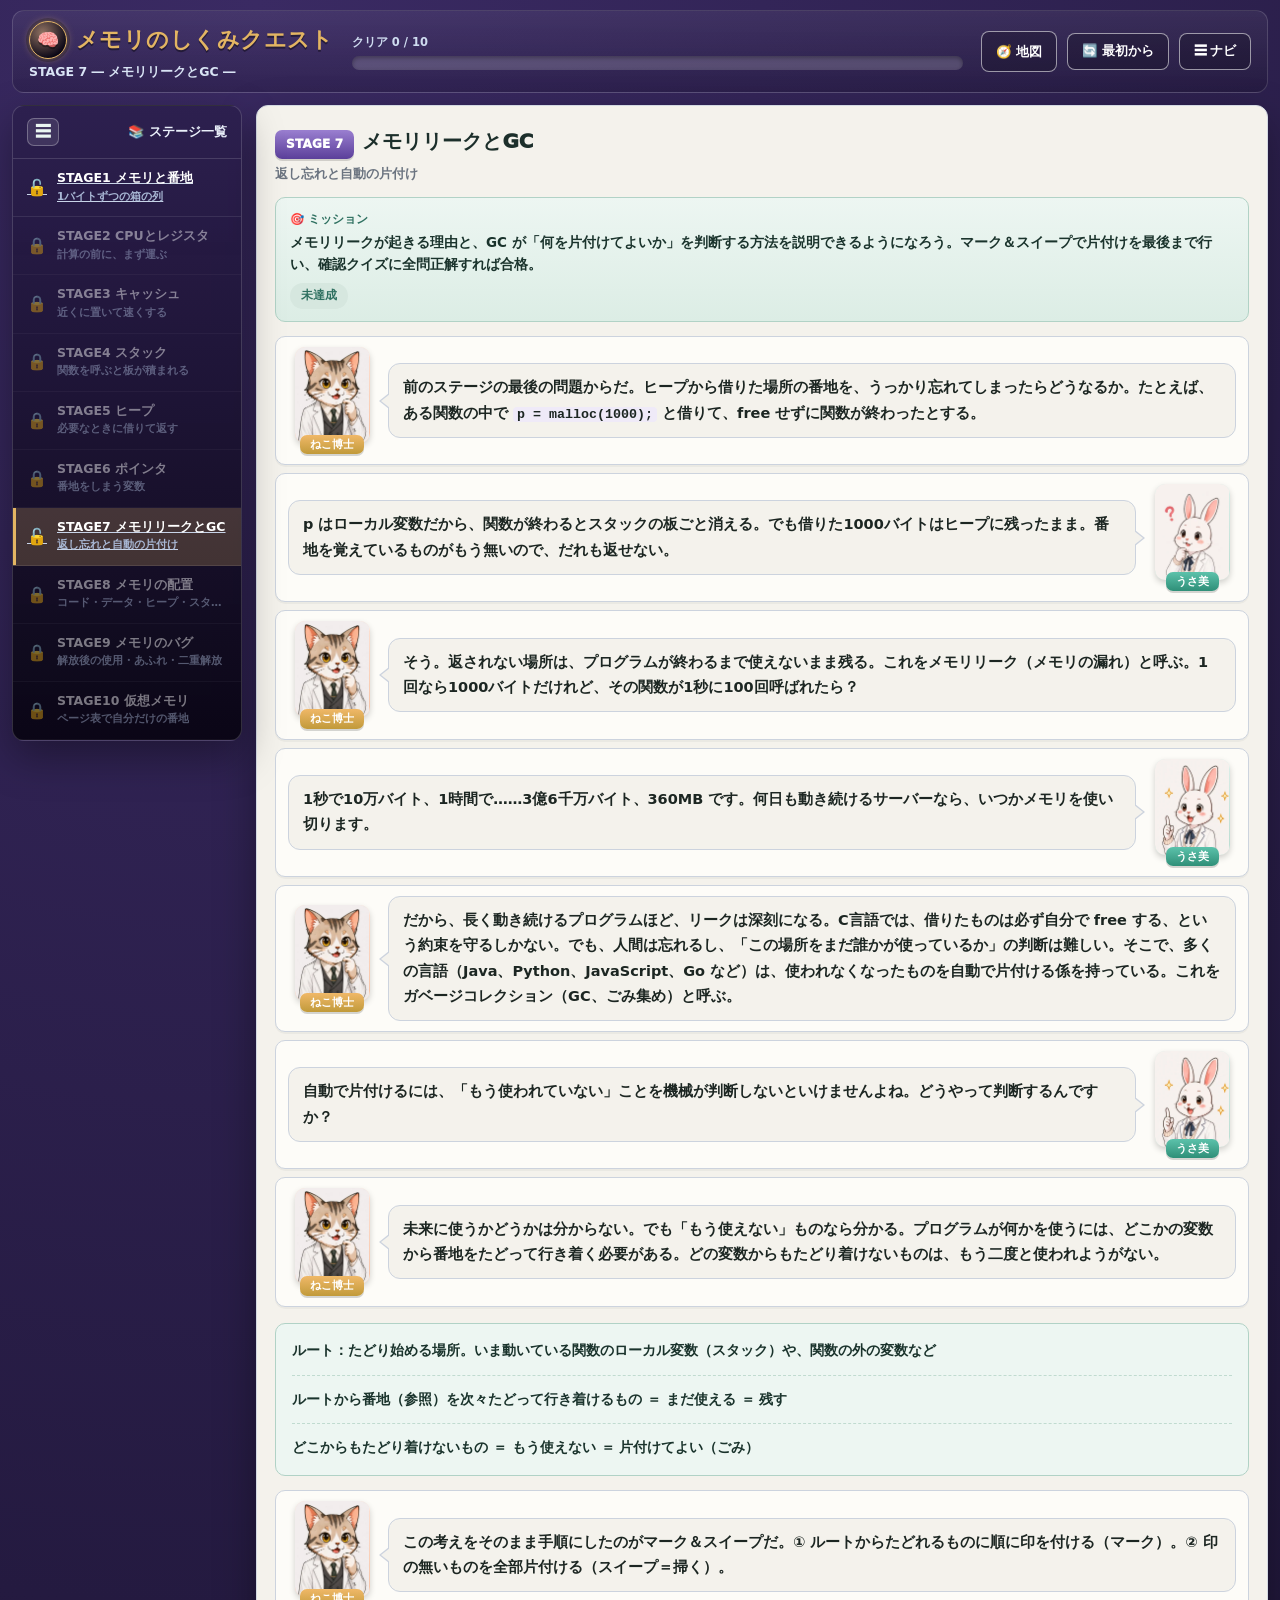
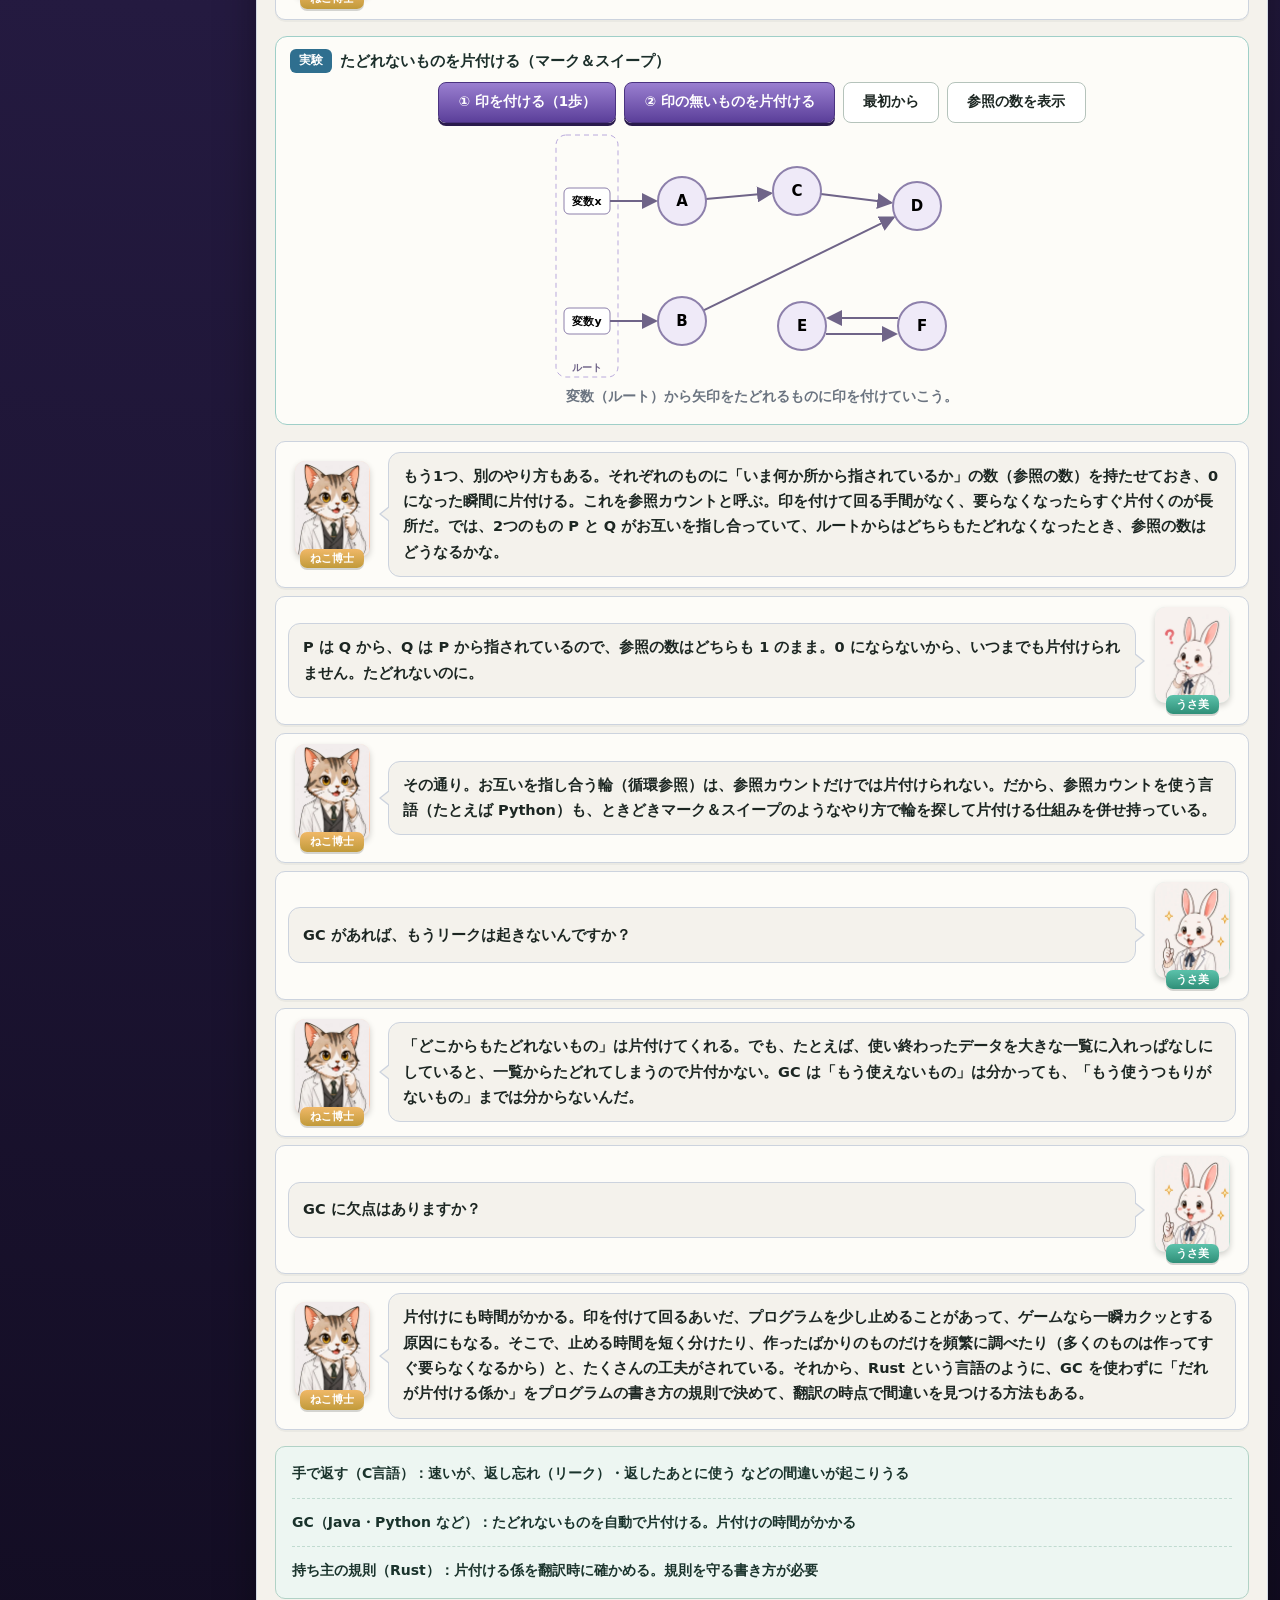
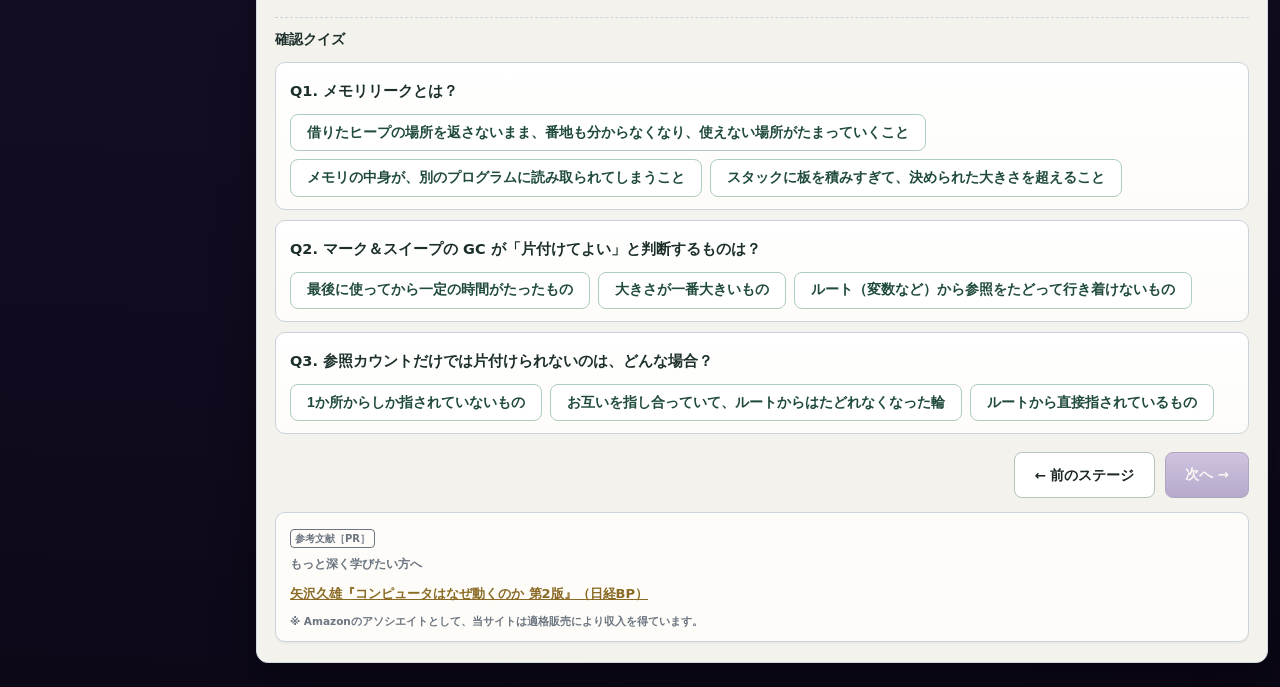
<file: stage7.html>
<!DOCTYPE html>
<html lang="ja">
<head>
<meta charset="UTF-8">
<meta name="viewport" content="width=device-width, initial-scale=1.0">
<meta name="theme-color" content="#241a40">
<!-- Google tag (gtag.js) -->
<script async src="https://www.googletagmanager.com/gtag/js?id=G-9RTQCP2HXM"></script>
<script>
  window.dataLayer = window.dataLayer || [];
  function gtag(){dataLayer.push(arguments);}
  gtag('js', new Date());
  gtag('config', 'G-9RTQCP2HXM');
</script>
<title>STAGE7 メモリリークとGC ― メモリのしくみクエスト</title>
<meta name="description" content="借りたヒープを返し忘れると、だれもたどれない場所がたまっていく（メモリリーク）。それを自動で片付けるガベージコレクション（GC）は、変数からたどれるものに印を付け、印の無いものを片付ける。参照の数を数えるやり方と、お互いを指し合う輪で起きる問題も確かめる。">
<link rel="canonical" href="https://informatics.habatakijuku.com/memory-quest/stage7">
<meta property="og:type" content="article">
<meta property="og:site_name" content="メモリのしくみクエスト">
<meta property="og:locale" content="ja_JP">
<meta property="og:title" content="STAGE7 メモリリークとGC ― メモリのしくみクエスト">
<meta property="og:description" content="返し忘れと自動の片付け。メモリリークとガベージコレクション。">
<meta property="og:url" content="https://informatics.habatakijuku.com/memory-quest/stage7">
<meta property="og:image" content="https://informatics.habatakijuku.com/images/ogp/memory-quest.png">
<meta property="og:image:width" content="1200">
<meta property="og:image:height" content="630">
<meta name="twitter:card" content="summary_large_image">
<link rel="icon" href="data:image/svg+xml,<svg xmlns=%22http://www.w3.org/2000/svg%22 viewBox=%220 0 100 100%22><text y=%22.9em%22 font-size=%2290%22>🧠</text></svg>">
<link rel="stylesheet" href="design-system.css?v=20261108b">
<link rel="stylesheet" href="lab.css?v=20261108b">
<script src="js/stages.js?v=20261108b"></script>
<script src="js/progress.js?v=20261108b"></script>
<script src="js/labs.js?v=20261108b"></script>
</head>
<body>
<div class="app-shell side-collapsed" id="app-shell">
  <header class="game-header">
    <div class="brand">
      <div class="brand-title"><a class="head-reset home-badge" href="./" title="トップへ" aria-label="トップへ">🧠</a> <span>メモリのしくみクエスト</span></div>
      <div class="brand-sub">STAGE 7 ― メモリリークとGC ―</div>
    </div>
    <div class="head-progress-wrap">
      <div class="head-progress-label" id="progress-label">クリア 0 / 10</div>
      <div class="head-progress" role="progressbar" aria-label="クリア済みステージ数" aria-valuemin="0" aria-valuemax="10" aria-valuenow="0"><div class="head-progress-fill" id="progress-fill" style="width:0%"></div></div>
    </div>
    <div class="header-actions">
      <a class="head-reset" href="/" title="情報の冒険（シリーズの地図）へ">🧭 地図</a>
      <button class="head-reset" id="btn-reset-all">🔄 最初から</button>
      <button class="head-reset" id="head-nav-toggle" title="ステージ一覧の表示切替">☰ ナビ</button>
    </div>
  </header>

  <div class="game-layout">
    <div class="side-backdrop" id="side-backdrop"></div>
    <aside class="side-panel">
      <div class="side-head">
        <button class="side-toggle" id="sidebar-toggle" title="ステージ一覧の表示切替" aria-label="ステージ一覧の表示切替">☰</button>
        <span class="side-head-text">📚 ステージ一覧</span>
      </div>
      <div class="side-list" id="side-list"></div>
    </aside>

    <main class="main-area">
      <div class="chapter-head">
        <span class="chapter-badge">STAGE 7</span><h1 class="chapter-title">メモリリークとGC</h1>
        <div class="chapter-sub">返し忘れと自動の片付け</div>
      </div>

      <div class="mission-box">
        <div class="mission-label">🎯 ミッション</div>
        <div class="mission-text">メモリリークが起きる理由と、GC が「何を片付けてよいか」を判断する方法を説明できるようになろう。マーク＆スイープで片付けを最後まで行い、確認クイズに全問正解すれば合格。</div>
        <span class="mission-status" id="mission-status">未達成</span>
      </div>

      <div class="dialogue-scene">
        <div class="dialog-row">
          <div class="dialog-character">
            <div class="dialog-avatar mentor"><img src="images/cat.webp" width="300" height="386" alt=""></div>
            <div class="dialog-name mentor">ねこ博士</div>
          </div>
          <div class="dialog-bubble">前のステージの最後の問題からだ。ヒープから借りた場所の番地を、うっかり忘れてしまったらどうなるか。たとえば、ある関数の中で <code>p = malloc(1000);</code> と借りて、free せずに関数が終わったとする。</div>
        </div>
        <div class="dialog-row right">
          <div class="dialog-character">
            <div class="dialog-avatar student"><img src="images/rabbitThink.webp" width="300" height="386" alt=""></div>
            <div class="dialog-name student">うさ美</div>
          </div>
          <div class="dialog-bubble"> p はローカル変数だから、関数が終わるとスタックの板ごと消える。でも借りた1000バイトはヒープに残ったまま。番地を覚えているものがもう無いので、だれも返せない。</div>
        </div>
        <div class="dialog-row">
          <div class="dialog-character">
            <div class="dialog-avatar mentor"><img src="images/cat.webp" width="300" height="386" alt=""></div>
            <div class="dialog-name mentor">ねこ博士</div>
          </div>
          <div class="dialog-bubble">そう。返されない場所は、プログラムが終わるまで使えないまま残る。これを<strong>メモリリーク</strong>（メモリの漏れ）と呼ぶ。1回なら1000バイトだけれど、その関数が1秒に100回呼ばれたら？</div>
        </div>
        <div class="dialog-row right">
          <div class="dialog-character">
            <div class="dialog-avatar student"><img src="images/rabbit.webp" width="300" height="386" alt=""></div>
            <div class="dialog-name student">うさ美</div>
          </div>
          <div class="dialog-bubble">1秒で10万バイト、1時間で……3億6千万バイト、360MB です。何日も動き続けるサーバーなら、いつかメモリを使い切ります。</div>
        </div>
        <div class="dialog-row">
          <div class="dialog-character">
            <div class="dialog-avatar mentor"><img src="images/cat.webp" width="300" height="386" alt=""></div>
            <div class="dialog-name mentor">ねこ博士</div>
          </div>
          <div class="dialog-bubble">だから、長く動き続けるプログラムほど、リークは深刻になる。C言語では、借りたものは必ず自分で free する、という約束を守るしかない。でも、人間は忘れるし、「この場所をまだ誰かが使っているか」の判断は難しい。そこで、多くの言語（Java、Python、JavaScript、Go など）は、<strong>使われなくなったものを自動で片付ける係</strong>を持っている。これを<strong>ガベージコレクション</strong>（GC、ごみ集め）と呼ぶ。</div>
        </div>
        <div class="dialog-row right">
          <div class="dialog-character">
            <div class="dialog-avatar student"><img src="images/rabbit.webp" width="300" height="386" alt=""></div>
            <div class="dialog-name student">うさ美</div>
          </div>
          <div class="dialog-bubble">自動で片付けるには、「もう使われていない」ことを機械が判断しないといけませんよね。どうやって判断するんですか？</div>
        </div>
        <div class="dialog-row">
          <div class="dialog-character">
            <div class="dialog-avatar mentor"><img src="images/cat.webp" width="300" height="386" alt=""></div>
            <div class="dialog-name mentor">ねこ博士</div>
          </div>
          <div class="dialog-bubble">未来に使うかどうかは分からない。でも「<strong>もう使えない</strong>」ものなら分かる。プログラムが何かを使うには、どこかの変数から番地をたどって行き着く必要がある。どの変数からもたどり着けないものは、もう二度と使われようがない。</div>
        </div>
      </div>
      <div class="formula-box">
        <span class="step"><strong>ルート</strong>：たどり始める場所。いま動いている関数のローカル変数（スタック）や、関数の外の変数など</span>
        <span class="step">ルートから番地（参照）を次々たどって行き着けるもの ＝ まだ使える ＝ 残す</span>
        <span class="step">どこからもたどり着けないもの ＝ もう使えない ＝ 片付けてよい（ごみ）</span>
      </div>
      <div class="dialogue-scene">
        <div class="dialog-row">
          <div class="dialog-character">
            <div class="dialog-avatar mentor"><img src="images/cat.webp" width="300" height="386" alt=""></div>
            <div class="dialog-name mentor">ねこ博士</div>
          </div>
          <div class="dialog-bubble">この考えをそのまま手順にしたのが<strong>マーク＆スイープ</strong>だ。① ルートからたどれるものに順に印を付ける（マーク）。② 印の無いものを全部片付ける（スイープ＝掃く）。</div>
        </div>
      </div>
      <div class="lab" data-lab="gc" data-id="mem-s7-gc"></div>
      <div class="dialogue-scene">
        <div class="dialog-row">
          <div class="dialog-character">
            <div class="dialog-avatar mentor"><img src="images/cat.webp" width="300" height="386" alt=""></div>
            <div class="dialog-name mentor">ねこ博士</div>
          </div>
          <div class="dialog-bubble">もう1つ、別のやり方もある。それぞれのものに「いま何か所から指されているか」の数（<strong>参照の数</strong>）を持たせておき、0 になった瞬間に片付ける。これを<strong>参照カウント</strong>と呼ぶ。印を付けて回る手間がなく、要らなくなったらすぐ片付くのが長所だ。では、2つのもの P と Q がお互いを指し合っていて、ルートからはどちらもたどれなくなったとき、参照の数はどうなるかな。</div>
        </div>
        <div class="dialog-row right">
          <div class="dialog-character">
            <div class="dialog-avatar student"><img src="images/rabbitThink.webp" width="300" height="386" alt=""></div>
            <div class="dialog-name student">うさ美</div>
          </div>
          <div class="dialog-bubble"> P は Q から、Q は P から指されているので、参照の数はどちらも 1 のまま。0 にならないから、いつまでも片付けられません。たどれないのに。</div>
        </div>
        <div class="dialog-row">
          <div class="dialog-character">
            <div class="dialog-avatar mentor"><img src="images/cat.webp" width="300" height="386" alt=""></div>
            <div class="dialog-name mentor">ねこ博士</div>
          </div>
          <div class="dialog-bubble">その通り。お互いを指し合う<strong>輪</strong>（循環参照）は、参照カウントだけでは片付けられない。だから、参照カウントを使う言語（たとえば Python）も、ときどきマーク＆スイープのようなやり方で輪を探して片付ける仕組みを併せ持っている。</div>
        </div>
        <div class="dialog-row right">
          <div class="dialog-character">
            <div class="dialog-avatar student"><img src="images/rabbit.webp" width="300" height="386" alt=""></div>
            <div class="dialog-name student">うさ美</div>
          </div>
          <div class="dialog-bubble">GC があれば、もうリークは起きないんですか？</div>
        </div>
        <div class="dialog-row">
          <div class="dialog-character">
            <div class="dialog-avatar mentor"><img src="images/cat.webp" width="300" height="386" alt=""></div>
            <div class="dialog-name mentor">ねこ博士</div>
          </div>
          <div class="dialog-bubble">「どこからもたどれないもの」は片付けてくれる。でも、たとえば、使い終わったデータを大きな一覧に入れっぱなしにしていると、一覧からたどれてしまうので片付かない。GC は「もう使えないもの」は分かっても、「もう使うつもりがないもの」までは分からないんだ。</div>
        </div>
        <div class="dialog-row right">
          <div class="dialog-character">
            <div class="dialog-avatar student"><img src="images/rabbit.webp" width="300" height="386" alt=""></div>
            <div class="dialog-name student">うさ美</div>
          </div>
          <div class="dialog-bubble">GC に欠点はありますか？</div>
        </div>
        <div class="dialog-row">
          <div class="dialog-character">
            <div class="dialog-avatar mentor"><img src="images/cat.webp" width="300" height="386" alt=""></div>
            <div class="dialog-name mentor">ねこ博士</div>
          </div>
          <div class="dialog-bubble">片付けにも時間がかかる。印を付けて回るあいだ、プログラムを少し止めることがあって、ゲームなら一瞬カクッとする原因にもなる。そこで、止める時間を短く分けたり、作ったばかりのものだけを頻繁に調べたり（多くのものは作ってすぐ要らなくなるから）と、たくさんの工夫がされている。それから、Rust という言語のように、GC を使わずに「だれが片付ける係か」をプログラムの書き方の規則で決めて、翻訳の時点で間違いを見つける方法もある。</div>
        </div>
      </div>
      <div class="formula-box">
        <span class="step">手で返す（C言語）：速いが、返し忘れ（リーク）・返したあとに使う などの間違いが起こりうる</span>
        <span class="step">GC（Java・Python など）：たどれないものを自動で片付ける。片付けの時間がかかる</span>
        <span class="step">持ち主の規則（Rust）：片付ける係を翻訳時に確かめる。規則を守る書き方が必要</span>
      </div>

      <h2 class="quiz-head">確認クイズ</h2>
      <div class="quiz-card" data-quiz>
        <p class="quiz-q">Q1. メモリリークとは？</p>
        <div class="choice-list">
          <button class="choice-btn">借りたヒープの場所を返さないまま、番地も分からなくなり、使えない場所がたまっていくこと</button>
          <button class="choice-btn">メモリの中身が、別のプログラムに読み取られてしまうこと</button>
          <button class="choice-btn">スタックに板を積みすぎて、決められた大きさを超えること</button>
        </div>
        <div class="quiz-explain" hidden>正解！ 返されない場所はプログラムが終わるまで使えない。長く動くプログラムほど、少しずつメモリを食いつぶす。</div>
      </div>
      <div class="quiz-card" data-quiz>
        <p class="quiz-q">Q2. マーク＆スイープの GC が「片付けてよい」と判断するものは？</p>
        <div class="choice-list">
          <button class="choice-btn">最後に使ってから一定の時間がたったもの</button>
          <button class="choice-btn">大きさが一番大きいもの</button>
          <button class="choice-btn">ルート（変数など）から参照をたどって行き着けないもの</button>
        </div>
        <div class="quiz-explain" hidden>正解！ たどり着けないものは二度と使われようがない。印の付かなかったものを片付ける。</div>
      </div>
      <div class="quiz-card" data-quiz>
        <p class="quiz-q">Q3. 参照カウントだけでは片付けられないのは、どんな場合？</p>
        <div class="choice-list">
          <button class="choice-btn">1か所からしか指されていないもの</button>
          <button class="choice-btn">お互いを指し合っていて、ルートからはたどれなくなった輪</button>
          <button class="choice-btn">ルートから直接指されているもの</button>
        </div>
        <div class="quiz-explain" hidden>正解！ 輪の中では、お互いが指し合うので参照の数が 0 にならない。たどれるかどうかで判断するマーク＆スイープなら片付けられる。</div>
      </div>

      <div class="stage-nav">
        <a class="btn" href="stage6.html">← 前のステージ</a>
        <button class="btn btn-primary" id="btn-next" disabled>次へ →</button>
      </div>

      <div id="book-recommend"></div>
    </main>
  </div>
</div>

<script>QUEST.initStagePage(7);</script>

<script src="https://my.habatakijuku.com/sync.js" defer></script>
</body>
</html>
</file>
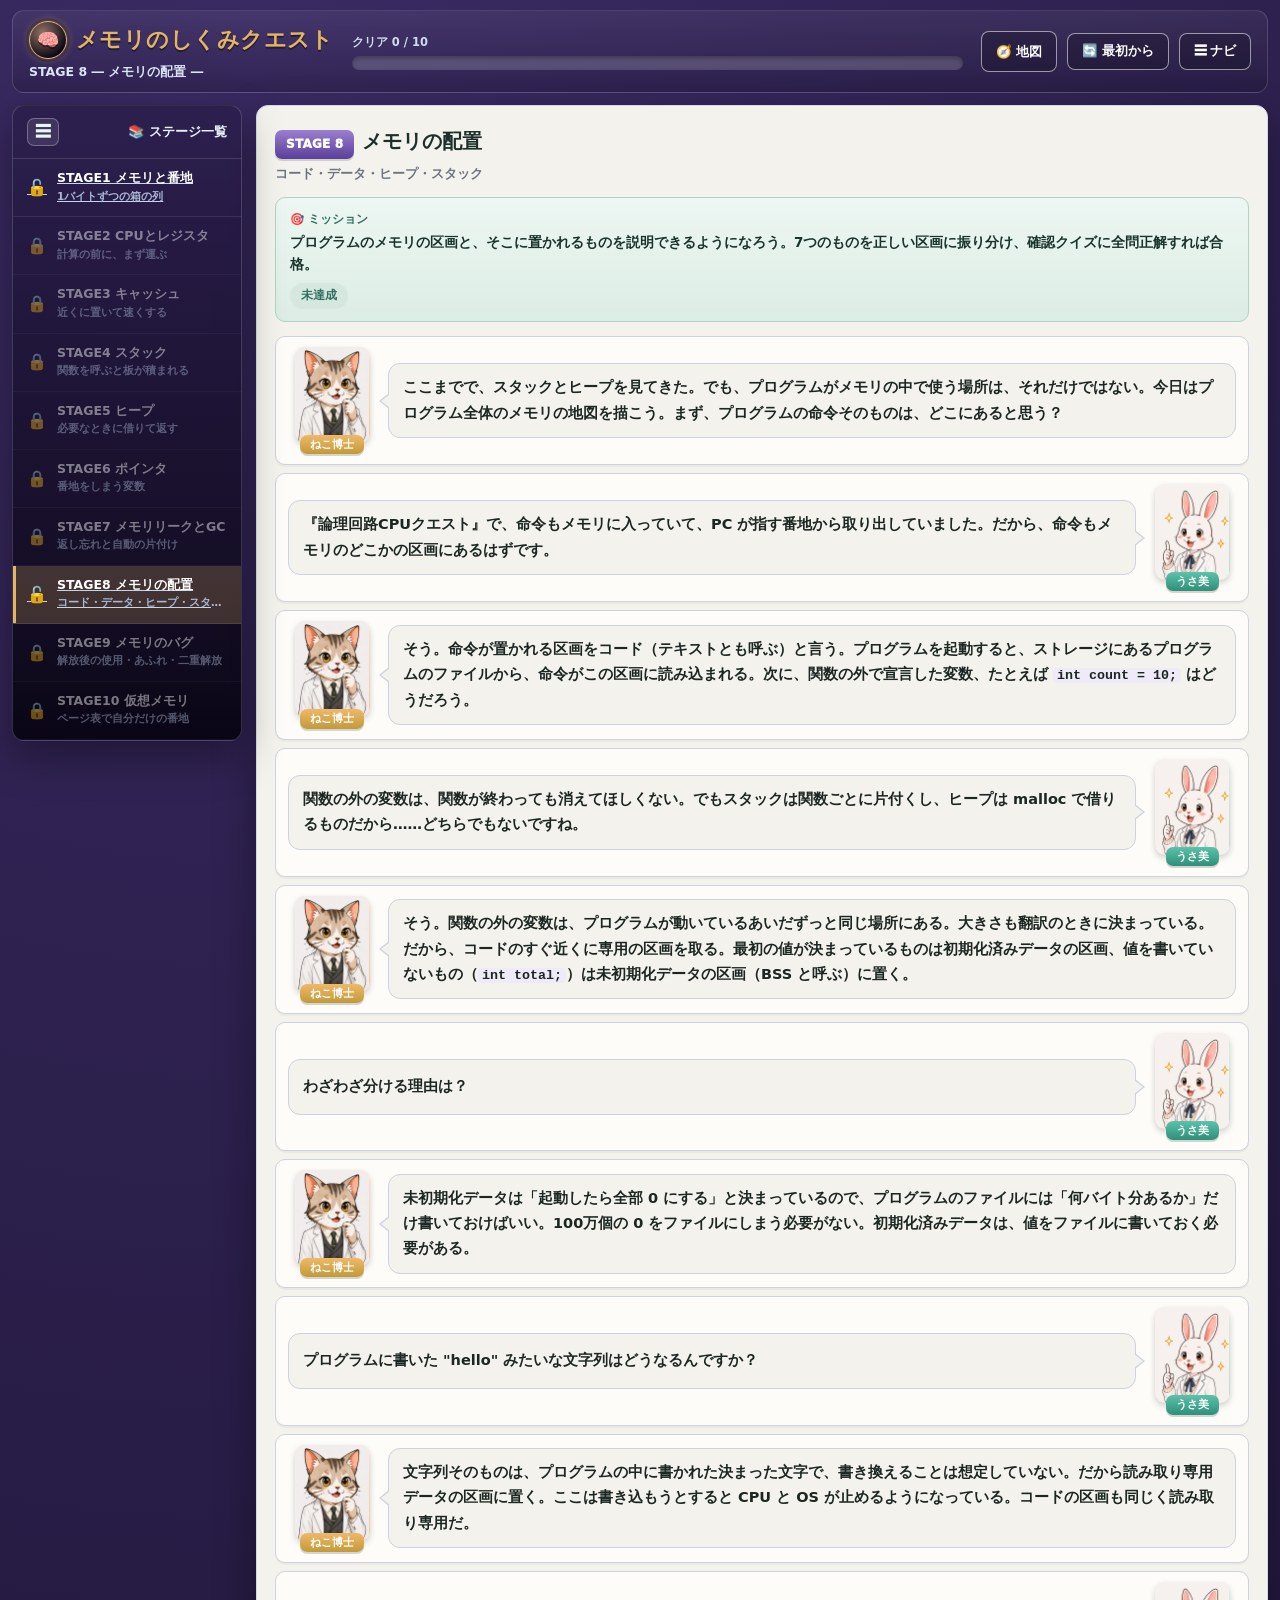
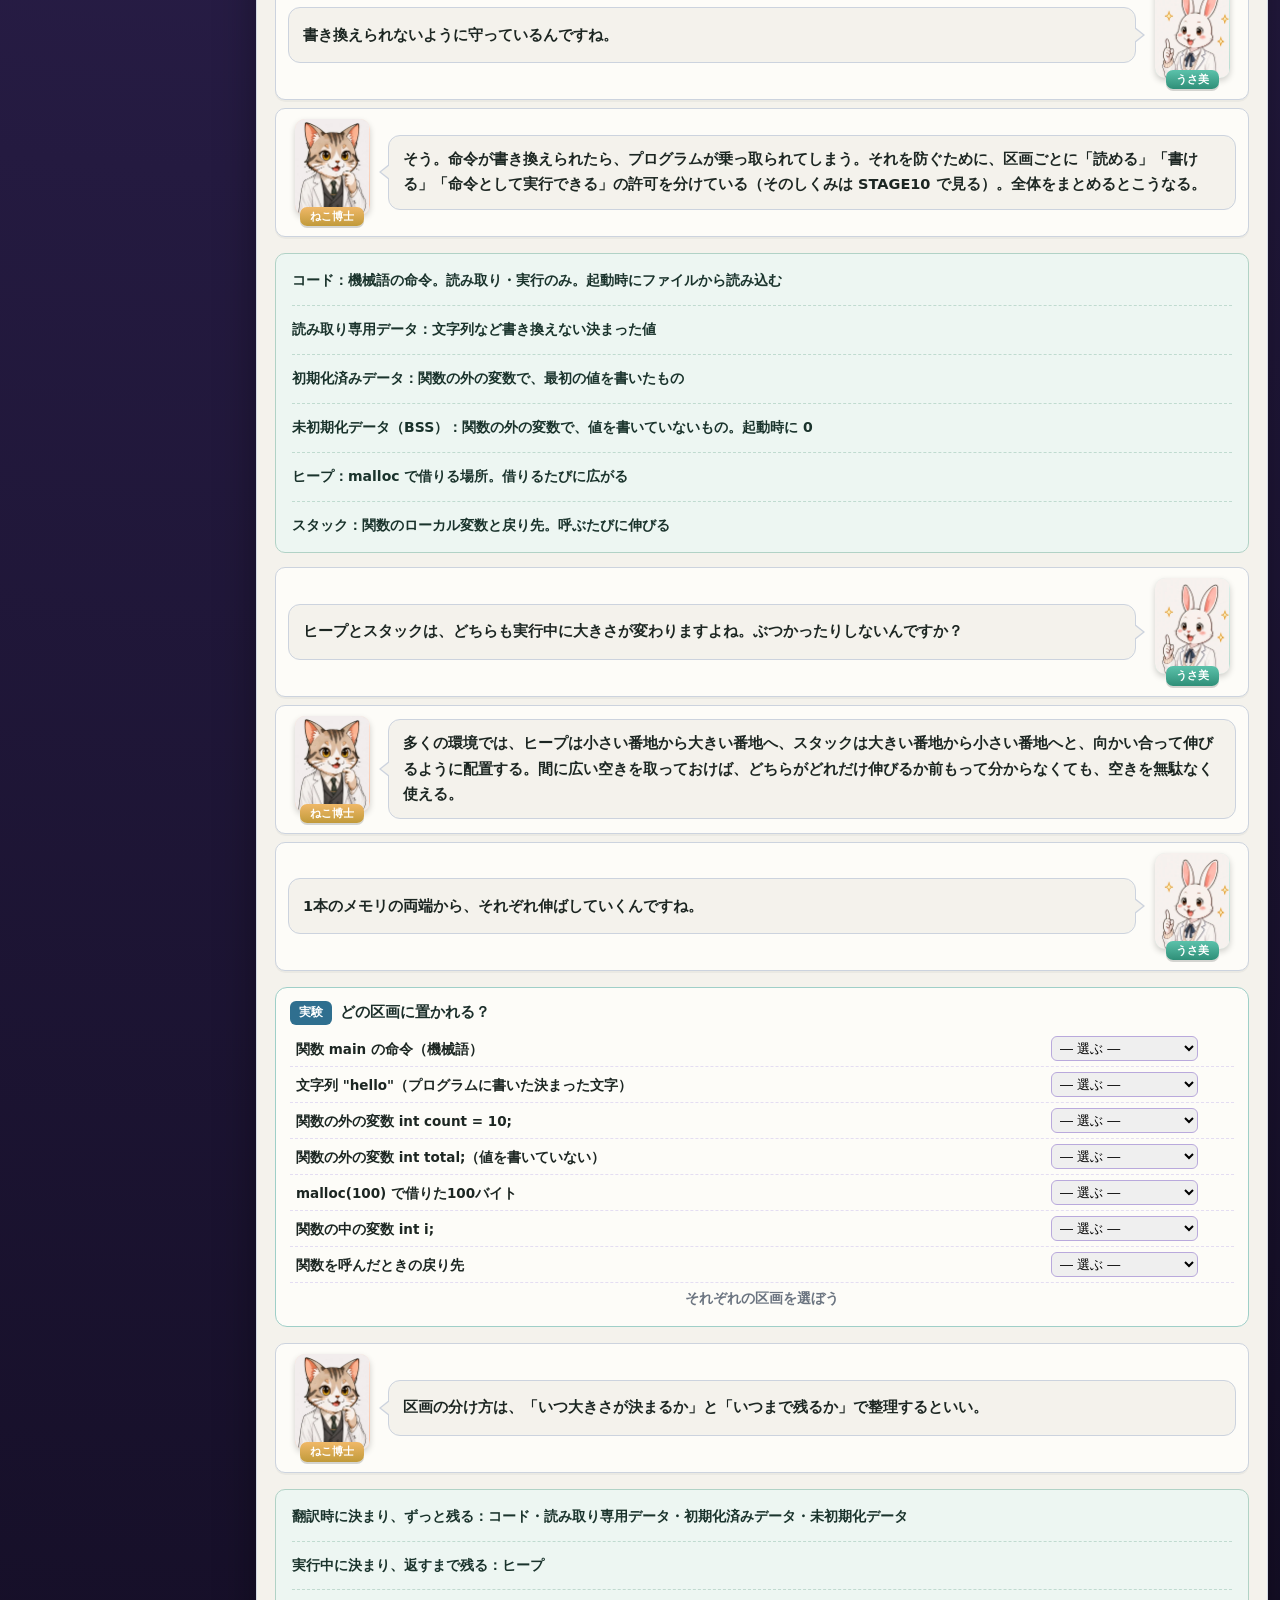
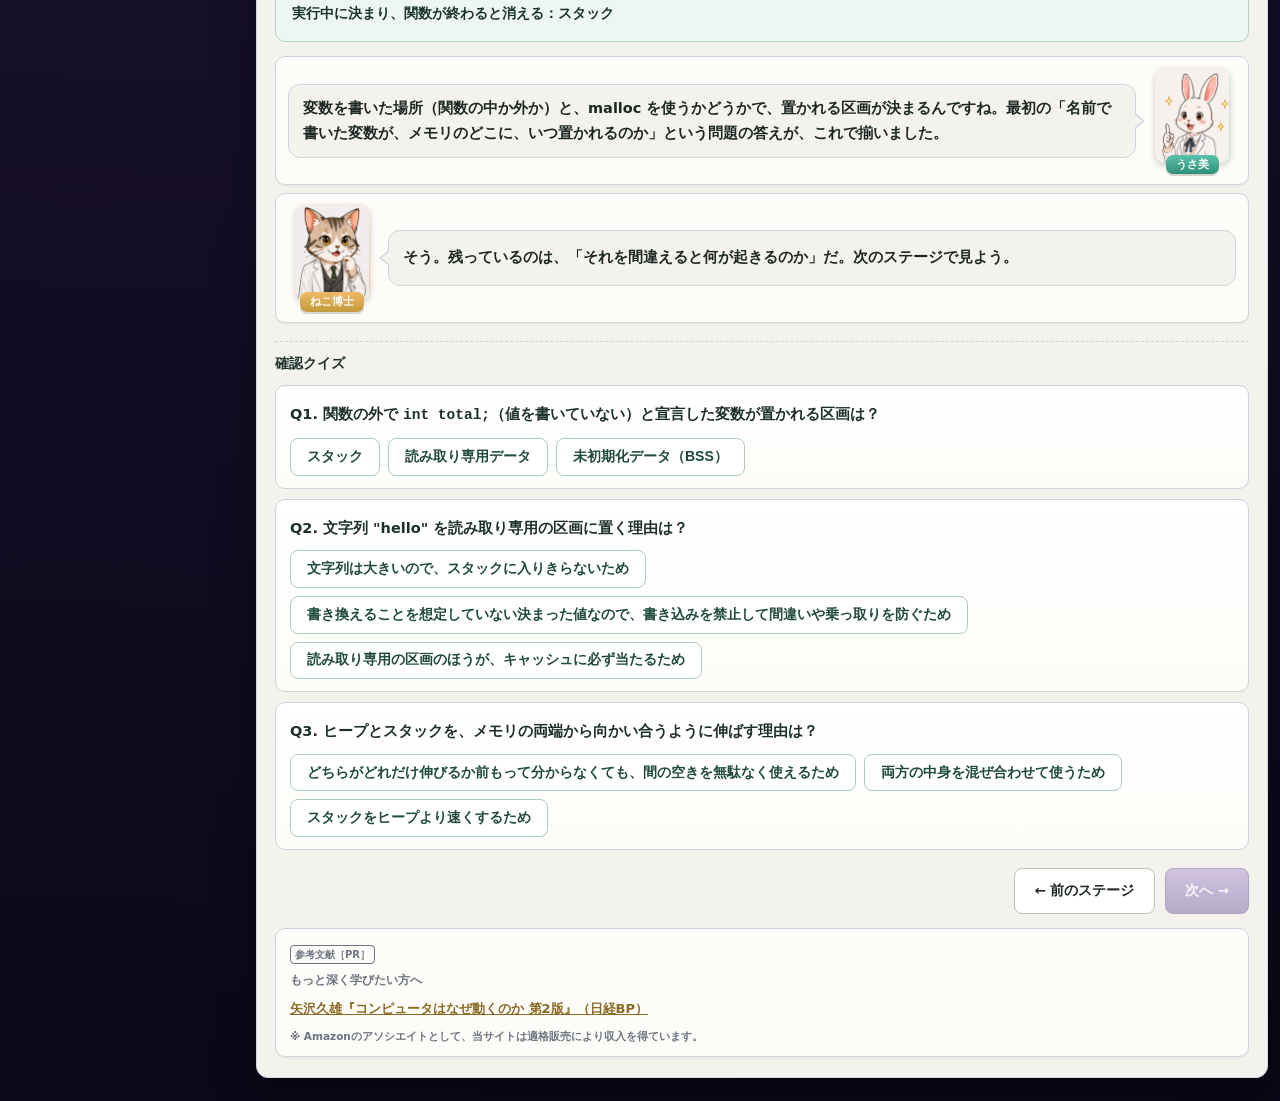
<file: stage8.html>
<!DOCTYPE html>
<html lang="ja">
<head>
<meta charset="UTF-8">
<meta name="viewport" content="width=device-width, initial-scale=1.0">
<meta name="theme-color" content="#241a40">
<!-- Google tag (gtag.js) -->
<script async src="https://www.googletagmanager.com/gtag/js?id=G-9RTQCP2HXM"></script>
<script>
  window.dataLayer = window.dataLayer || [];
  function gtag(){dataLayer.push(arguments);}
  gtag('js', new Date());
  gtag('config', 'G-9RTQCP2HXM');
</script>
<title>STAGE8 メモリの配置 ― メモリのしくみクエスト</title>
<meta name="description" content="プログラムが動くとき、メモリはコード・読み取り専用データ・初期化済みデータ・未初期化データ・ヒープ・スタックの区画に分けて使われる。それぞれの区画に何が置かれ、いつ大きさが決まり、なぜ分けるのかを整理し、7つのものを正しい区画に振り分ける。">
<link rel="canonical" href="https://informatics.habatakijuku.com/memory-quest/stage8">
<meta property="og:type" content="article">
<meta property="og:site_name" content="メモリのしくみクエスト">
<meta property="og:locale" content="ja_JP">
<meta property="og:title" content="STAGE8 メモリの配置 ― メモリのしくみクエスト">
<meta property="og:description" content="メモリの地図。コード・データ・ヒープ・スタックの区画と、それぞれに置かれるもの。">
<meta property="og:url" content="https://informatics.habatakijuku.com/memory-quest/stage8">
<meta property="og:image" content="https://informatics.habatakijuku.com/images/ogp/memory-quest.png">
<meta property="og:image:width" content="1200">
<meta property="og:image:height" content="630">
<meta name="twitter:card" content="summary_large_image">
<link rel="icon" href="data:image/svg+xml,<svg xmlns=%22http://www.w3.org/2000/svg%22 viewBox=%220 0 100 100%22><text y=%22.9em%22 font-size=%2290%22>🧠</text></svg>">
<link rel="stylesheet" href="design-system.css?v=20261108b">
<link rel="stylesheet" href="lab.css?v=20261108b">
<script src="js/stages.js?v=20261108b"></script>
<script src="js/progress.js?v=20261108b"></script>
<script src="js/labs.js?v=20261108b"></script>
</head>
<body>
<div class="app-shell side-collapsed" id="app-shell">
  <header class="game-header">
    <div class="brand">
      <div class="brand-title"><a class="head-reset home-badge" href="./" title="トップへ" aria-label="トップへ">🧠</a> <span>メモリのしくみクエスト</span></div>
      <div class="brand-sub">STAGE 8 ― メモリの配置 ―</div>
    </div>
    <div class="head-progress-wrap">
      <div class="head-progress-label" id="progress-label">クリア 0 / 10</div>
      <div class="head-progress" role="progressbar" aria-label="クリア済みステージ数" aria-valuemin="0" aria-valuemax="10" aria-valuenow="0"><div class="head-progress-fill" id="progress-fill" style="width:0%"></div></div>
    </div>
    <div class="header-actions">
      <a class="head-reset" href="/" title="情報の冒険（シリーズの地図）へ">🧭 地図</a>
      <button class="head-reset" id="btn-reset-all">🔄 最初から</button>
      <button class="head-reset" id="head-nav-toggle" title="ステージ一覧の表示切替">☰ ナビ</button>
    </div>
  </header>

  <div class="game-layout">
    <div class="side-backdrop" id="side-backdrop"></div>
    <aside class="side-panel">
      <div class="side-head">
        <button class="side-toggle" id="sidebar-toggle" title="ステージ一覧の表示切替" aria-label="ステージ一覧の表示切替">☰</button>
        <span class="side-head-text">📚 ステージ一覧</span>
      </div>
      <div class="side-list" id="side-list"></div>
    </aside>

    <main class="main-area">
      <div class="chapter-head">
        <span class="chapter-badge">STAGE 8</span><h1 class="chapter-title">メモリの配置</h1>
        <div class="chapter-sub">コード・データ・ヒープ・スタック</div>
      </div>

      <div class="mission-box">
        <div class="mission-label">🎯 ミッション</div>
        <div class="mission-text">プログラムのメモリの区画と、そこに置かれるものを説明できるようになろう。7つのものを正しい区画に振り分け、確認クイズに全問正解すれば合格。</div>
        <span class="mission-status" id="mission-status">未達成</span>
      </div>

      <div class="dialogue-scene">
        <div class="dialog-row">
          <div class="dialog-character">
            <div class="dialog-avatar mentor"><img src="images/cat.webp" width="300" height="386" alt=""></div>
            <div class="dialog-name mentor">ねこ博士</div>
          </div>
          <div class="dialog-bubble">ここまでで、スタックとヒープを見てきた。でも、プログラムがメモリの中で使う場所は、それだけではない。今日はプログラム全体の<strong>メモリの地図</strong>を描こう。まず、プログラムの命令そのものは、どこにあると思う？</div>
        </div>
        <div class="dialog-row right">
          <div class="dialog-character">
            <div class="dialog-avatar student"><img src="images/rabbit.webp" width="300" height="386" alt=""></div>
            <div class="dialog-name student">うさ美</div>
          </div>
          <div class="dialog-bubble">『論理回路CPUクエスト』で、命令もメモリに入っていて、PC が指す番地から取り出していました。だから、命令もメモリのどこかの区画にあるはずです。</div>
        </div>
        <div class="dialog-row">
          <div class="dialog-character">
            <div class="dialog-avatar mentor"><img src="images/cat.webp" width="300" height="386" alt=""></div>
            <div class="dialog-name mentor">ねこ博士</div>
          </div>
          <div class="dialog-bubble">そう。命令が置かれる区画を<strong>コード</strong>（テキストとも呼ぶ）と言う。プログラムを起動すると、ストレージにあるプログラムのファイルから、命令がこの区画に読み込まれる。次に、関数の外で宣言した変数、たとえば <code>int count = 10;</code> はどうだろう。</div>
        </div>
        <div class="dialog-row right">
          <div class="dialog-character">
            <div class="dialog-avatar student"><img src="images/rabbit.webp" width="300" height="386" alt=""></div>
            <div class="dialog-name student">うさ美</div>
          </div>
          <div class="dialog-bubble">関数の外の変数は、関数が終わっても消えてほしくない。でもスタックは関数ごとに片付くし、ヒープは malloc で借りるものだから……どちらでもないですね。</div>
        </div>
        <div class="dialog-row">
          <div class="dialog-character">
            <div class="dialog-avatar mentor"><img src="images/cat.webp" width="300" height="386" alt=""></div>
            <div class="dialog-name mentor">ねこ博士</div>
          </div>
          <div class="dialog-bubble">そう。関数の外の変数は、プログラムが動いているあいだずっと同じ場所にある。大きさも翻訳のときに決まっている。だから、コードのすぐ近くに専用の区画を取る。最初の値が決まっているものは<strong>初期化済みデータ</strong>の区画、値を書いていないもの（<code>int total;</code>）は<strong>未初期化データ</strong>の区画（BSS と呼ぶ）に置く。</div>
        </div>
        <div class="dialog-row right">
          <div class="dialog-character">
            <div class="dialog-avatar student"><img src="images/rabbit.webp" width="300" height="386" alt=""></div>
            <div class="dialog-name student">うさ美</div>
          </div>
          <div class="dialog-bubble">わざわざ分ける理由は？</div>
        </div>
        <div class="dialog-row">
          <div class="dialog-character">
            <div class="dialog-avatar mentor"><img src="images/cat.webp" width="300" height="386" alt=""></div>
            <div class="dialog-name mentor">ねこ博士</div>
          </div>
          <div class="dialog-bubble">未初期化データは「起動したら全部 0 にする」と決まっているので、プログラムのファイルには「何バイト分あるか」だけ書いておけばいい。100万個の 0 をファイルにしまう必要がない。初期化済みデータは、値をファイルに書いておく必要がある。</div>
        </div>
        <div class="dialog-row right">
          <div class="dialog-character">
            <div class="dialog-avatar student"><img src="images/rabbit.webp" width="300" height="386" alt=""></div>
            <div class="dialog-name student">うさ美</div>
          </div>
          <div class="dialog-bubble">プログラムに書いた "hello" みたいな文字列はどうなるんですか？</div>
        </div>
        <div class="dialog-row">
          <div class="dialog-character">
            <div class="dialog-avatar mentor"><img src="images/cat.webp" width="300" height="386" alt=""></div>
            <div class="dialog-name mentor">ねこ博士</div>
          </div>
          <div class="dialog-bubble">文字列そのものは、プログラムの中に書かれた決まった文字で、書き換えることは想定していない。だから<strong>読み取り専用データ</strong>の区画に置く。ここは書き込もうとすると CPU と OS が止めるようになっている。コードの区画も同じく読み取り専用だ。</div>
        </div>
        <div class="dialog-row right">
          <div class="dialog-character">
            <div class="dialog-avatar student"><img src="images/rabbit.webp" width="300" height="386" alt=""></div>
            <div class="dialog-name student">うさ美</div>
          </div>
          <div class="dialog-bubble">書き換えられないように守っているんですね。</div>
        </div>
        <div class="dialog-row">
          <div class="dialog-character">
            <div class="dialog-avatar mentor"><img src="images/cat.webp" width="300" height="386" alt=""></div>
            <div class="dialog-name mentor">ねこ博士</div>
          </div>
          <div class="dialog-bubble">そう。命令が書き換えられたら、プログラムが乗っ取られてしまう。それを防ぐために、区画ごとに「読める」「書ける」「命令として実行できる」の許可を分けている（そのしくみは STAGE10 で見る）。全体をまとめるとこうなる。</div>
        </div>
      </div>
      <div class="formula-box">
        <span class="step">コード：機械語の命令。読み取り・実行のみ。起動時にファイルから読み込む</span>
        <span class="step">読み取り専用データ：文字列など書き換えない決まった値</span>
        <span class="step">初期化済みデータ：関数の外の変数で、最初の値を書いたもの</span>
        <span class="step">未初期化データ（BSS）：関数の外の変数で、値を書いていないもの。起動時に 0</span>
        <span class="step">ヒープ：malloc で借りる場所。借りるたびに広がる</span>
        <span class="step">スタック：関数のローカル変数と戻り先。呼ぶたびに伸びる</span>
      </div>
      <div class="dialogue-scene">
        <div class="dialog-row right">
          <div class="dialog-character">
            <div class="dialog-avatar student"><img src="images/rabbit.webp" width="300" height="386" alt=""></div>
            <div class="dialog-name student">うさ美</div>
          </div>
          <div class="dialog-bubble">ヒープとスタックは、どちらも実行中に大きさが変わりますよね。ぶつかったりしないんですか？</div>
        </div>
        <div class="dialog-row">
          <div class="dialog-character">
            <div class="dialog-avatar mentor"><img src="images/cat.webp" width="300" height="386" alt=""></div>
            <div class="dialog-name mentor">ねこ博士</div>
          </div>
          <div class="dialog-bubble">多くの環境では、ヒープは小さい番地から大きい番地へ、スタックは大きい番地から小さい番地へと、<strong>向かい合って</strong>伸びるように配置する。間に広い空きを取っておけば、どちらがどれだけ伸びるか前もって分からなくても、空きを無駄なく使える。</div>
        </div>
        <div class="dialog-row right">
          <div class="dialog-character">
            <div class="dialog-avatar student"><img src="images/rabbit.webp" width="300" height="386" alt=""></div>
            <div class="dialog-name student">うさ美</div>
          </div>
          <div class="dialog-bubble">1本のメモリの両端から、それぞれ伸ばしていくんですね。</div>
        </div>
      </div>
      <div class="lab" data-lab="layout" data-id="mem-s8-layout"></div>
      <div class="dialogue-scene">
        <div class="dialog-row">
          <div class="dialog-character">
            <div class="dialog-avatar mentor"><img src="images/cat.webp" width="300" height="386" alt=""></div>
            <div class="dialog-name mentor">ねこ博士</div>
          </div>
          <div class="dialog-bubble">区画の分け方は、「いつ大きさが決まるか」と「いつまで残るか」で整理するといい。</div>
        </div>
      </div>
      <div class="formula-box">
        <span class="step">翻訳時に決まり、ずっと残る：コード・読み取り専用データ・初期化済みデータ・未初期化データ</span>
        <span class="step">実行中に決まり、返すまで残る：ヒープ</span>
        <span class="step">実行中に決まり、関数が終わると消える：スタック</span>
      </div>
      <div class="dialogue-scene">
        <div class="dialog-row right">
          <div class="dialog-character">
            <div class="dialog-avatar student"><img src="images/rabbit.webp" width="300" height="386" alt=""></div>
            <div class="dialog-name student">うさ美</div>
          </div>
          <div class="dialog-bubble">変数を書いた場所（関数の中か外か）と、malloc を使うかどうかで、置かれる区画が決まるんですね。最初の「名前で書いた変数が、メモリのどこに、いつ置かれるのか」という問題の答えが、これで揃いました。</div>
        </div>
        <div class="dialog-row">
          <div class="dialog-character">
            <div class="dialog-avatar mentor"><img src="images/cat.webp" width="300" height="386" alt=""></div>
            <div class="dialog-name mentor">ねこ博士</div>
          </div>
          <div class="dialog-bubble">そう。残っているのは、「それを間違えると何が起きるのか」だ。次のステージで見よう。</div>
        </div>
      </div>

      <h2 class="quiz-head">確認クイズ</h2>
      <div class="quiz-card" data-quiz>
        <p class="quiz-q">Q1. 関数の外で <code>int total;</code>（値を書いていない）と宣言した変数が置かれる区画は？</p>
        <div class="choice-list">
          <button class="choice-btn">スタック</button>
          <button class="choice-btn">読み取り専用データ</button>
          <button class="choice-btn">未初期化データ（BSS）</button>
        </div>
        <div class="quiz-explain" hidden>正解！ 関数の外の変数はずっと残るのでデータの区画。値を書いていないものは BSS に置かれ、起動時に 0 になる。</div>
      </div>
      <div class="quiz-card" data-quiz>
        <p class="quiz-q">Q2. 文字列 "hello" を読み取り専用の区画に置く理由は？</p>
        <div class="choice-list">
          <button class="choice-btn">文字列は大きいので、スタックに入りきらないため</button>
          <button class="choice-btn">書き換えることを想定していない決まった値なので、書き込みを禁止して間違いや乗っ取りを防ぐため</button>
          <button class="choice-btn">読み取り専用の区画のほうが、キャッシュに必ず当たるため</button>
        </div>
        <div class="quiz-explain" hidden>正解！ 書き換えないものは書き込み禁止にしておけば、間違って壊すことも、悪用されることも防げる。</div>
      </div>
      <div class="quiz-card" data-quiz>
        <p class="quiz-q">Q3. ヒープとスタックを、メモリの両端から向かい合うように伸ばす理由は？</p>
        <div class="choice-list">
          <button class="choice-btn">どちらがどれだけ伸びるか前もって分からなくても、間の空きを無駄なく使えるため</button>
          <button class="choice-btn">両方の中身を混ぜ合わせて使うため</button>
          <button class="choice-btn">スタックをヒープより速くするため</button>
        </div>
        <div class="quiz-explain" hidden>正解！ 片方が多く使い、もう片方が少ししか使わなくても、間の空きを共有できる。</div>
      </div>

      <div class="stage-nav">
        <a class="btn" href="stage7.html">← 前のステージ</a>
        <button class="btn btn-primary" id="btn-next" disabled>次へ →</button>
      </div>

      <div id="book-recommend"></div>
    </main>
  </div>
</div>

<script>QUEST.initStagePage(8);</script>

<script src="https://my.habatakijuku.com/sync.js" defer></script>
</body>
</html>
</file>
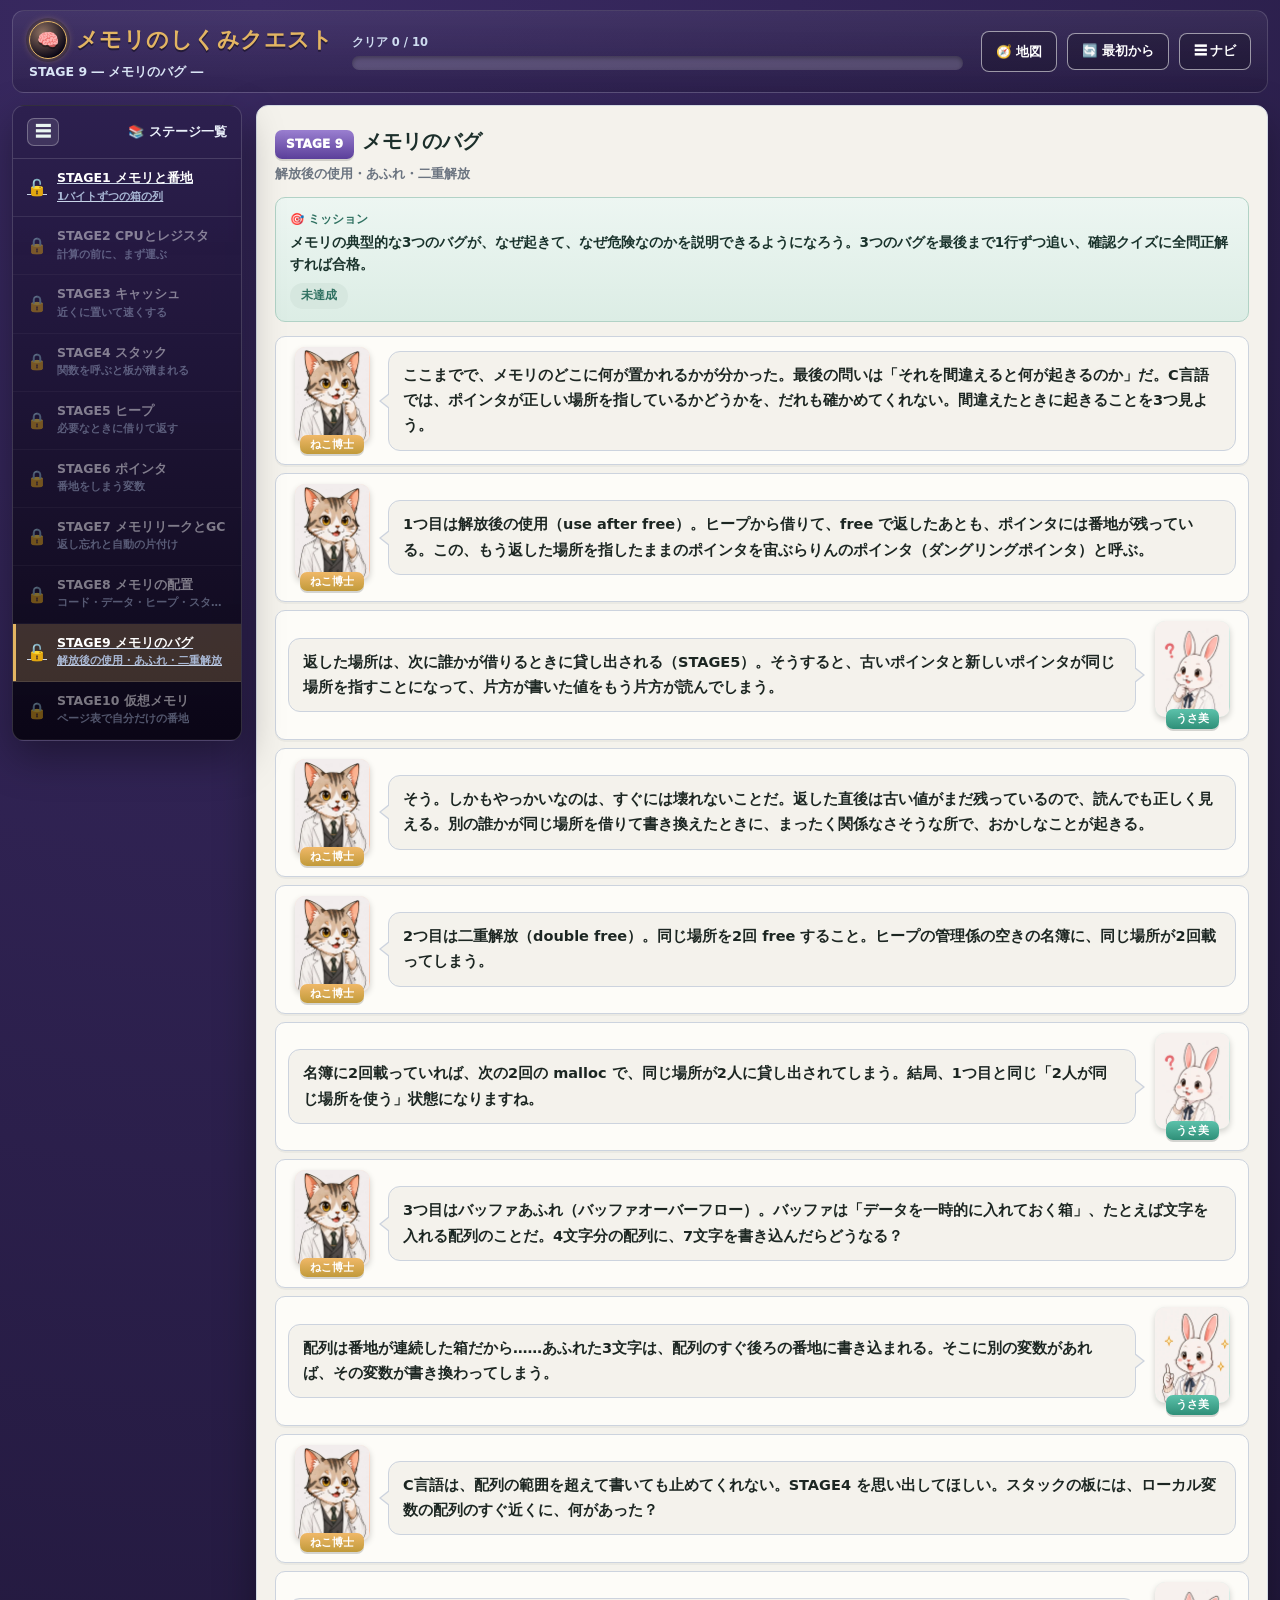
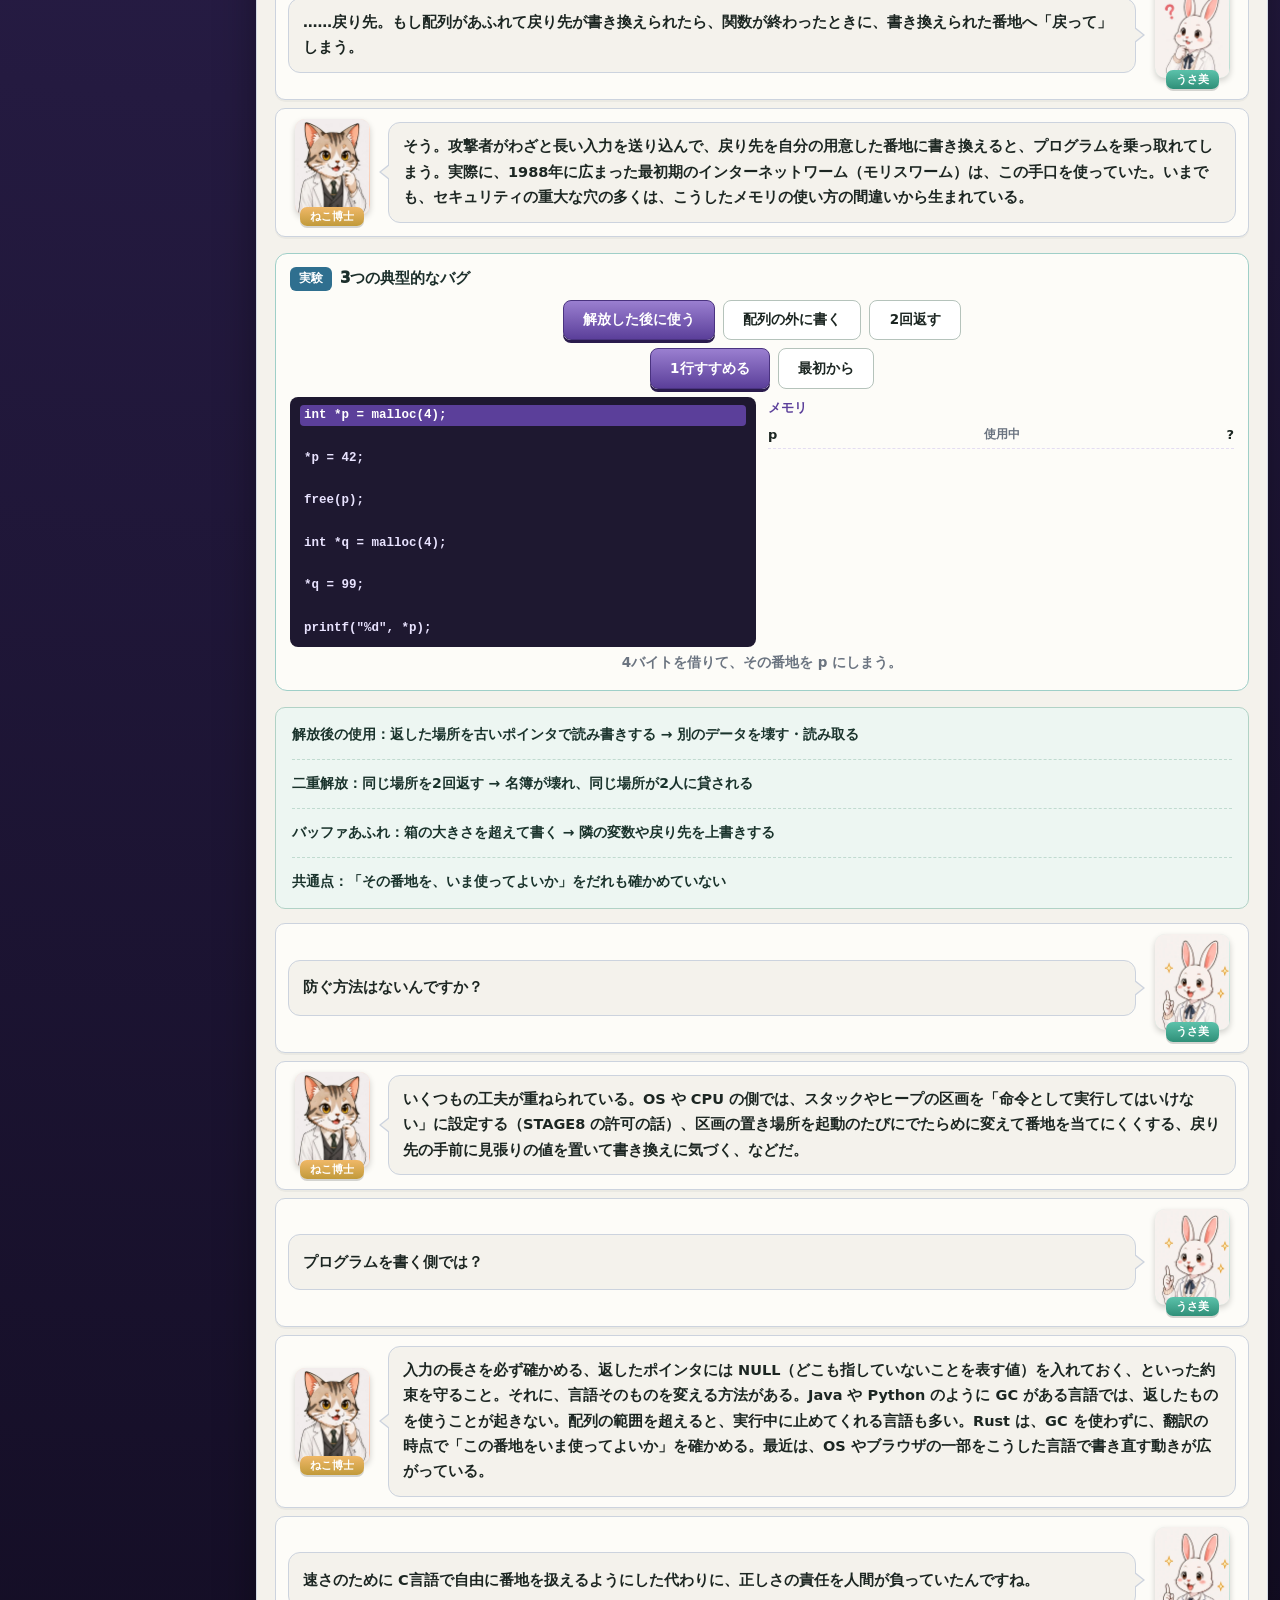
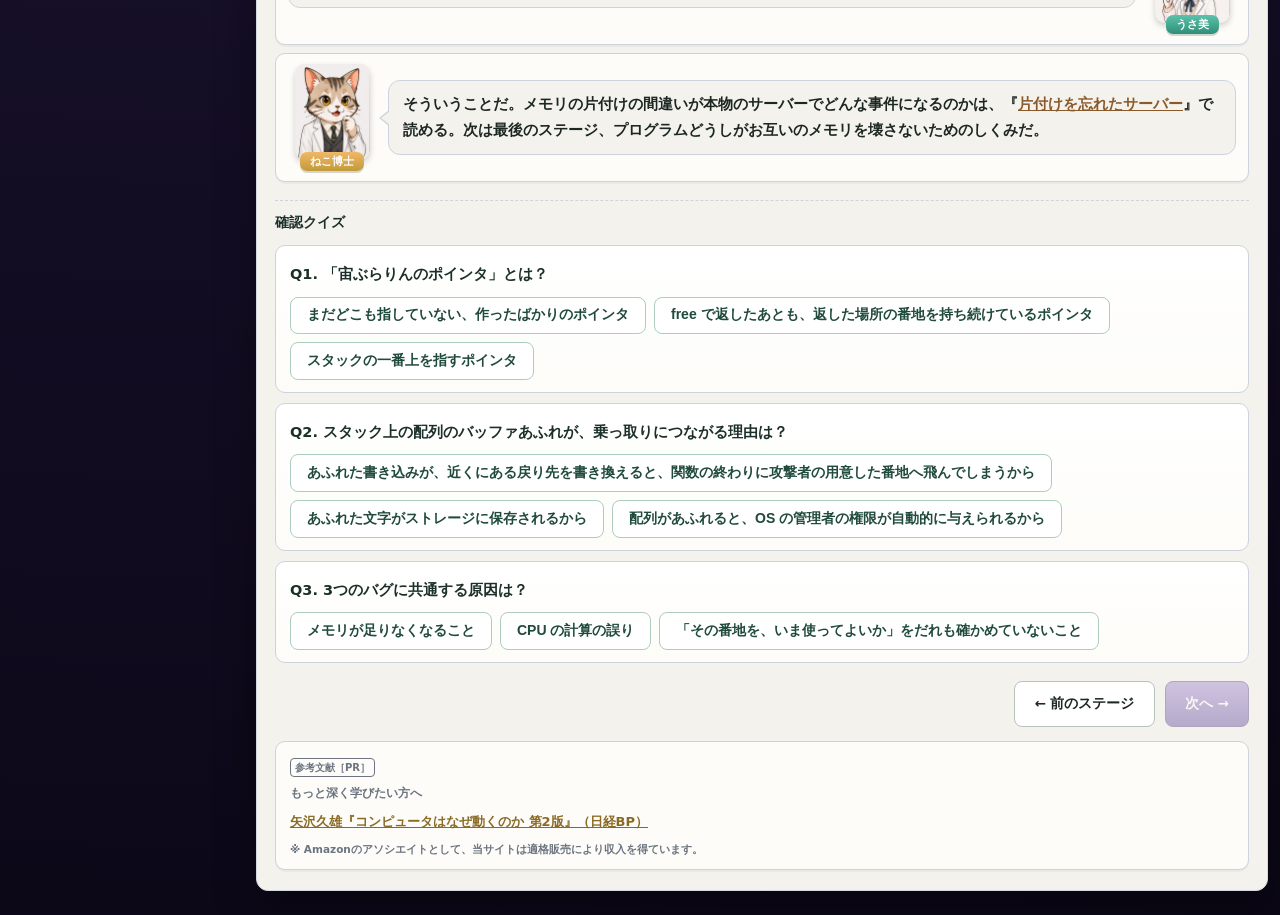
<file: stage9.html>
<!DOCTYPE html>
<html lang="ja">
<head>
<meta charset="UTF-8">
<meta name="viewport" content="width=device-width, initial-scale=1.0">
<meta name="theme-color" content="#241a40">
<!-- Google tag (gtag.js) -->
<script async src="https://www.googletagmanager.com/gtag/js?id=G-9RTQCP2HXM"></script>
<script>
  window.dataLayer = window.dataLayer || [];
  function gtag(){dataLayer.push(arguments);}
  gtag('js', new Date());
  gtag('config', 'G-9RTQCP2HXM');
</script>
<title>STAGE9 メモリのバグ ― メモリのしくみクエスト</title>
<meta name="description" content="メモリの使い方を間違えると何が起きるのか。返した場所を使い続ける「解放後の使用」、2回返す「二重解放」、箱の大きさを超えて書く「バッファあふれ」の3つを、メモリの中身を追いながら確かめ、それが乗っ取りの入口になる理由と、防ぐ工夫を知る。">
<link rel="canonical" href="https://informatics.habatakijuku.com/memory-quest/stage9">
<meta property="og:type" content="article">
<meta property="og:site_name" content="メモリのしくみクエスト">
<meta property="og:locale" content="ja_JP">
<meta property="og:title" content="STAGE9 メモリのバグ ― メモリのしくみクエスト">
<meta property="og:description" content="返した後に使う・2回返す・あふれる。メモリの3大バグと、それがセキュリティの穴になる理由。">
<meta property="og:url" content="https://informatics.habatakijuku.com/memory-quest/stage9">
<meta property="og:image" content="https://informatics.habatakijuku.com/images/ogp/memory-quest.png">
<meta property="og:image:width" content="1200">
<meta property="og:image:height" content="630">
<meta name="twitter:card" content="summary_large_image">
<link rel="icon" href="data:image/svg+xml,<svg xmlns=%22http://www.w3.org/2000/svg%22 viewBox=%220 0 100 100%22><text y=%22.9em%22 font-size=%2290%22>🧠</text></svg>">
<link rel="stylesheet" href="design-system.css?v=20261108b">
<link rel="stylesheet" href="lab.css?v=20261108b">
<script src="js/stages.js?v=20261108b"></script>
<script src="js/progress.js?v=20261108b"></script>
<script src="js/labs.js?v=20261108b"></script>
</head>
<body>
<div class="app-shell side-collapsed" id="app-shell">
  <header class="game-header">
    <div class="brand">
      <div class="brand-title"><a class="head-reset home-badge" href="./" title="トップへ" aria-label="トップへ">🧠</a> <span>メモリのしくみクエスト</span></div>
      <div class="brand-sub">STAGE 9 ― メモリのバグ ―</div>
    </div>
    <div class="head-progress-wrap">
      <div class="head-progress-label" id="progress-label">クリア 0 / 10</div>
      <div class="head-progress" role="progressbar" aria-label="クリア済みステージ数" aria-valuemin="0" aria-valuemax="10" aria-valuenow="0"><div class="head-progress-fill" id="progress-fill" style="width:0%"></div></div>
    </div>
    <div class="header-actions">
      <a class="head-reset" href="/" title="情報の冒険（シリーズの地図）へ">🧭 地図</a>
      <button class="head-reset" id="btn-reset-all">🔄 最初から</button>
      <button class="head-reset" id="head-nav-toggle" title="ステージ一覧の表示切替">☰ ナビ</button>
    </div>
  </header>

  <div class="game-layout">
    <div class="side-backdrop" id="side-backdrop"></div>
    <aside class="side-panel">
      <div class="side-head">
        <button class="side-toggle" id="sidebar-toggle" title="ステージ一覧の表示切替" aria-label="ステージ一覧の表示切替">☰</button>
        <span class="side-head-text">📚 ステージ一覧</span>
      </div>
      <div class="side-list" id="side-list"></div>
    </aside>

    <main class="main-area">
      <div class="chapter-head">
        <span class="chapter-badge">STAGE 9</span><h1 class="chapter-title">メモリのバグ</h1>
        <div class="chapter-sub">解放後の使用・あふれ・二重解放</div>
      </div>

      <div class="mission-box">
        <div class="mission-label">🎯 ミッション</div>
        <div class="mission-text">メモリの典型的な3つのバグが、なぜ起きて、なぜ危険なのかを説明できるようになろう。3つのバグを最後まで1行ずつ追い、確認クイズに全問正解すれば合格。</div>
        <span class="mission-status" id="mission-status">未達成</span>
      </div>

      <div class="dialogue-scene">
        <div class="dialog-row">
          <div class="dialog-character">
            <div class="dialog-avatar mentor"><img src="images/cat.webp" width="300" height="386" alt=""></div>
            <div class="dialog-name mentor">ねこ博士</div>
          </div>
          <div class="dialog-bubble">ここまでで、メモリのどこに何が置かれるかが分かった。最後の問いは「それを間違えると何が起きるのか」だ。C言語では、ポインタが正しい場所を指しているかどうかを、だれも確かめてくれない。間違えたときに起きることを3つ見よう。</div>
        </div>
        <div class="dialog-row">
          <div class="dialog-character">
            <div class="dialog-avatar mentor"><img src="images/cat.webp" width="300" height="386" alt=""></div>
            <div class="dialog-name mentor">ねこ博士</div>
          </div>
          <div class="dialog-bubble">1つ目は<strong>解放後の使用</strong>（use after free）。ヒープから借りて、free で返したあとも、ポインタには番地が残っている。この、もう返した場所を指したままのポインタを<strong>宙ぶらりんのポインタ</strong>（ダングリングポインタ）と呼ぶ。</div>
        </div>
        <div class="dialog-row right">
          <div class="dialog-character">
            <div class="dialog-avatar student"><img src="images/rabbitThink.webp" width="300" height="386" alt=""></div>
            <div class="dialog-name student">うさ美</div>
          </div>
          <div class="dialog-bubble"> 返した場所は、次に誰かが借りるときに貸し出される（STAGE5）。そうすると、古いポインタと新しいポインタが同じ場所を指すことになって、片方が書いた値をもう片方が読んでしまう。</div>
        </div>
        <div class="dialog-row">
          <div class="dialog-character">
            <div class="dialog-avatar mentor"><img src="images/cat.webp" width="300" height="386" alt=""></div>
            <div class="dialog-name mentor">ねこ博士</div>
          </div>
          <div class="dialog-bubble">そう。しかもやっかいなのは、すぐには壊れないことだ。返した直後は古い値がまだ残っているので、読んでも正しく見える。別の誰かが同じ場所を借りて書き換えたときに、まったく関係なさそうな所で、おかしなことが起きる。</div>
        </div>
        <div class="dialog-row">
          <div class="dialog-character">
            <div class="dialog-avatar mentor"><img src="images/cat.webp" width="300" height="386" alt=""></div>
            <div class="dialog-name mentor">ねこ博士</div>
          </div>
          <div class="dialog-bubble">2つ目は<strong>二重解放</strong>（double free）。同じ場所を2回 free すること。ヒープの管理係の空きの名簿に、同じ場所が2回載ってしまう。</div>
        </div>
        <div class="dialog-row right">
          <div class="dialog-character">
            <div class="dialog-avatar student"><img src="images/rabbitThink.webp" width="300" height="386" alt=""></div>
            <div class="dialog-name student">うさ美</div>
          </div>
          <div class="dialog-bubble"> 名簿に2回載っていれば、次の2回の malloc で、同じ場所が2人に貸し出されてしまう。結局、1つ目と同じ「2人が同じ場所を使う」状態になりますね。</div>
        </div>
        <div class="dialog-row">
          <div class="dialog-character">
            <div class="dialog-avatar mentor"><img src="images/cat.webp" width="300" height="386" alt=""></div>
            <div class="dialog-name mentor">ねこ博士</div>
          </div>
          <div class="dialog-bubble">3つ目は<strong>バッファあふれ</strong>（バッファオーバーフロー）。バッファは「データを一時的に入れておく箱」、たとえば文字を入れる配列のことだ。4文字分の配列に、7文字を書き込んだらどうなる？</div>
        </div>
        <div class="dialog-row right">
          <div class="dialog-character">
            <div class="dialog-avatar student"><img src="images/rabbit.webp" width="300" height="386" alt=""></div>
            <div class="dialog-name student">うさ美</div>
          </div>
          <div class="dialog-bubble">配列は番地が連続した箱だから……あふれた3文字は、配列のすぐ後ろの番地に書き込まれる。そこに別の変数があれば、その変数が書き換わってしまう。</div>
        </div>
        <div class="dialog-row">
          <div class="dialog-character">
            <div class="dialog-avatar mentor"><img src="images/cat.webp" width="300" height="386" alt=""></div>
            <div class="dialog-name mentor">ねこ博士</div>
          </div>
          <div class="dialog-bubble">C言語は、配列の範囲を超えて書いても止めてくれない。STAGE4 を思い出してほしい。スタックの板には、ローカル変数の配列のすぐ近くに、何があった？</div>
        </div>
        <div class="dialog-row right">
          <div class="dialog-character">
            <div class="dialog-avatar student"><img src="images/rabbitThink.webp" width="300" height="386" alt=""></div>
            <div class="dialog-name student">うさ美</div>
          </div>
          <div class="dialog-bubble"> ……戻り先。もし配列があふれて戻り先が書き換えられたら、関数が終わったときに、書き換えられた番地へ「戻って」しまう。</div>
        </div>
        <div class="dialog-row">
          <div class="dialog-character">
            <div class="dialog-avatar mentor"><img src="images/cat.webp" width="300" height="386" alt=""></div>
            <div class="dialog-name mentor">ねこ博士</div>
          </div>
          <div class="dialog-bubble">そう。攻撃者がわざと長い入力を送り込んで、戻り先を自分の用意した番地に書き換えると、プログラムを乗っ取れてしまう。実際に、1988年に広まった最初期のインターネットワーム（モリスワーム）は、この手口を使っていた。いまでも、セキュリティの重大な穴の多くは、こうしたメモリの使い方の間違いから生まれている。</div>
        </div>
      </div>
      <div class="lab" data-lab="bugs" data-id="mem-s9-bugs"></div>
      <div class="formula-box">
        <span class="step">解放後の使用：返した場所を古いポインタで読み書きする → 別のデータを壊す・読み取る</span>
        <span class="step">二重解放：同じ場所を2回返す → 名簿が壊れ、同じ場所が2人に貸される</span>
        <span class="step">バッファあふれ：箱の大きさを超えて書く → 隣の変数や戻り先を上書きする</span>
        <span class="step">共通点：「その番地を、いま使ってよいか」をだれも確かめていない</span>
      </div>
      <div class="dialogue-scene">
        <div class="dialog-row right">
          <div class="dialog-character">
            <div class="dialog-avatar student"><img src="images/rabbit.webp" width="300" height="386" alt=""></div>
            <div class="dialog-name student">うさ美</div>
          </div>
          <div class="dialog-bubble">防ぐ方法はないんですか？</div>
        </div>
        <div class="dialog-row">
          <div class="dialog-character">
            <div class="dialog-avatar mentor"><img src="images/cat.webp" width="300" height="386" alt=""></div>
            <div class="dialog-name mentor">ねこ博士</div>
          </div>
          <div class="dialog-bubble">いくつもの工夫が重ねられている。OS や CPU の側では、スタックやヒープの区画を「命令として実行してはいけない」に設定する（STAGE8 の許可の話）、区画の置き場所を起動のたびにでたらめに変えて番地を当てにくくする、戻り先の手前に見張りの値を置いて書き換えに気づく、などだ。</div>
        </div>
        <div class="dialog-row right">
          <div class="dialog-character">
            <div class="dialog-avatar student"><img src="images/rabbit.webp" width="300" height="386" alt=""></div>
            <div class="dialog-name student">うさ美</div>
          </div>
          <div class="dialog-bubble">プログラムを書く側では？</div>
        </div>
        <div class="dialog-row">
          <div class="dialog-character">
            <div class="dialog-avatar mentor"><img src="images/cat.webp" width="300" height="386" alt=""></div>
            <div class="dialog-name mentor">ねこ博士</div>
          </div>
          <div class="dialog-bubble">入力の長さを必ず確かめる、返したポインタには NULL（どこも指していないことを表す値）を入れておく、といった約束を守ること。それに、言語そのものを変える方法がある。Java や Python のように GC がある言語では、返したものを使うことが起きない。配列の範囲を超えると、実行中に止めてくれる言語も多い。Rust は、GC を使わずに、翻訳の時点で「この番地をいま使ってよいか」を確かめる。最近は、OS やブラウザの一部をこうした言語で書き直す動きが広がっている。</div>
        </div>
        <div class="dialog-row right">
          <div class="dialog-character">
            <div class="dialog-avatar student"><img src="images/rabbit.webp" width="300" height="386" alt=""></div>
            <div class="dialog-name student">うさ美</div>
          </div>
          <div class="dialog-bubble">速さのために C言語で自由に番地を扱えるようにした代わりに、正しさの責任を人間が負っていたんですね。</div>
        </div>
        <div class="dialog-row">
          <div class="dialog-character">
            <div class="dialog-avatar mentor"><img src="images/cat.webp" width="300" height="386" alt=""></div>
            <div class="dialog-name mentor">ねこ博士</div>
          </div>
          <div class="dialog-bubble">そういうことだ。メモリの片付けの間違いが本物のサーバーでどんな事件になるのかは、『<a href="https://memory-safety.habatakijuku.com/" target="_blank" rel="noopener" style="color:#8a5a2a;text-decoration:underline">片付けを忘れたサーバー</a>』で読める。次は最後のステージ、プログラムどうしがお互いのメモリを壊さないためのしくみだ。</div>
        </div>
      </div>

      <h2 class="quiz-head">確認クイズ</h2>
      <div class="quiz-card" data-quiz>
        <p class="quiz-q">Q1. 「宙ぶらりんのポインタ」とは？</p>
        <div class="choice-list">
          <button class="choice-btn">まだどこも指していない、作ったばかりのポインタ</button>
          <button class="choice-btn">free で返したあとも、返した場所の番地を持ち続けているポインタ</button>
          <button class="choice-btn">スタックの一番上を指すポインタ</button>
        </div>
        <div class="quiz-explain" hidden>正解！ 返した場所は次に誰かへ貸し出されるので、古いポインタで読み書きすると別のデータを壊す。</div>
      </div>
      <div class="quiz-card" data-quiz>
        <p class="quiz-q">Q2. スタック上の配列のバッファあふれが、乗っ取りにつながる理由は？</p>
        <div class="choice-list">
          <button class="choice-btn">あふれた書き込みが、近くにある戻り先を書き換えると、関数の終わりに攻撃者の用意した番地へ飛んでしまうから</button>
          <button class="choice-btn">あふれた文字がストレージに保存されるから</button>
          <button class="choice-btn">配列があふれると、OS の管理者の権限が自動的に与えられるから</button>
        </div>
        <div class="quiz-explain" hidden>正解！ 戻り先はスタックの板の中、ローカル変数の近くにある。そこを書き換えられると、プログラムの流れを奪われる。</div>
      </div>
      <div class="quiz-card" data-quiz>
        <p class="quiz-q">Q3. 3つのバグに共通する原因は？</p>
        <div class="choice-list">
          <button class="choice-btn">メモリが足りなくなること</button>
          <button class="choice-btn">CPU の計算の誤り</button>
          <button class="choice-btn">「その番地を、いま使ってよいか」をだれも確かめていないこと</button>
        </div>
        <div class="quiz-explain" hidden>正解！ 返した場所・2回目に返す場所・箱の外。どれも、使ってよくない番地を使っている。GC のある言語や Rust は、この確認を仕組みで行う。</div>
      </div>

      <div class="stage-nav">
        <a class="btn" href="stage8.html">← 前のステージ</a>
        <button class="btn btn-primary" id="btn-next" disabled>次へ →</button>
      </div>

      <div id="book-recommend"></div>
    </main>
  </div>
</div>

<script>QUEST.initStagePage(9);</script>

<script src="https://my.habatakijuku.com/sync.js" defer></script>
</body>
</html>
</file>
<file: design-system.css>
/* ============================================================
   QUEST TEMPLATE — design system
   フェルト×クリーム紙×ゴールドを基調にした、学習クエスト系サイトの
   見た目だけを抜き出した共通デザインシステム。
   クイズ判定・進捗管理・ダイアログ内容などのロジックは含まない。
   色を変えたいときは :root の変数だけ差し替えればOK。
   ============================================================ */

*,*::before,*::after{box-sizing:border-box;margin:0;padding:0}
html{-webkit-text-size-adjust:100%;text-size-adjust:100%;scroll-behavior:smooth}
html,body{max-width:100vw;overflow-x:hidden}

:root{
  /* ベース配色（メモリのしくみクエスト：夜の紫）。差し替えればテーマが丸ごと変わる */
  --bg1:#241a40;--bg2:#3a2a63;--bg3:#0b0716;
  --paper:#f4f2ec;--paper2:#fdfcf8;--ink:#1c2622;--muted:#6b7480;--line:#ccd3de;
  --gold:#e3b563;--gold-dark:#8a6a24;--gold-light:#f5e3ba;
  --felt:#2b1f4d;--felt-dark:#0d0819;
  --ok:#2f9e5c;--ok-bg:#e6f5ec;--ok-bd:#8fd1ab;
  --ng:#c8433f;--ng-bg:#fbe9e8;--ng-bd:#e79a97;
  --shadow:0 16px 40px rgba(0,0,0,.35);
  --r:10px;--r-lg:16px;
  --f:system-ui,-apple-system,"Hiragino Sans","Yu Gothic",sans-serif;
}

body{
  font-family:var(--f);color:var(--ink);font-weight:600;min-height:100vh;line-height:1.7;
  background:radial-gradient(circle at 20% 0%,var(--bg2) 0,var(--bg1) 40%,var(--bg3) 100%);
}
a{color:inherit}
button,a{-webkit-tap-highlight-color:transparent}

/* ==========================================================
   1. ページ共通シェル（内側ページ：ヘッダー＋サイドバー＋メイン）
   ========================================================== */
.app-shell{min-height:100vh;display:flex;flex-direction:column;gap:12px;padding:10px 12px 24px}

/* ヘッダー */
.game-header{display:flex;align-items:center;gap:18px;flex-wrap:wrap;color:#fff;padding:10px 16px;
  background:linear-gradient(180deg,rgba(255,255,255,.06),rgba(0,0,0,.14));border-radius:12px;border:1px solid rgba(255,255,255,.15)}
.brand{display:flex;flex-direction:column;gap:2px;min-width:220px}
/* brand-title の中にホームバッジ(アイコン)を入れると、それ自体がトップへ戻るボタンになる */
.brand-title{display:flex;align-items:center;gap:9px;font-size:22px;font-weight:950;letter-spacing:.02em;color:var(--gold);text-shadow:0 2px 0 rgba(0,0,0,.4)}
.brand-sub{font-size:12.5px;font-weight:800;color:#d9e4f5}
.head-progress-wrap{flex:1;min-width:160px;display:flex;flex-direction:column;gap:4px}
.head-progress-label{font-size:11.5px;color:#cfdcf0;font-weight:800}
.head-progress{height:14px;background:rgba(255,255,255,.18);border-radius:999px;overflow:hidden;box-shadow:inset 0 2px 4px rgba(0,0,0,.3)}
.head-progress-fill{height:100%;width:0;background:linear-gradient(90deg,#e6ddf6,#5b3f9a);border-radius:999px;transition:width .4s}
.head-reset{padding:9px 14px;border:1.5px solid rgba(255,255,255,.55);border-radius:8px;background:rgba(0,0,0,.2);color:#fff;font-size:12.5px;font-weight:800;cursor:pointer;white-space:nowrap}
.head-reset:hover{background:rgba(255,255,255,.12)}
a.head-reset{text-decoration:none;display:inline-flex;align-items:center}
/* 円形バッジ（ブランドアイコン兼トップへ戻るボタン） */
.head-reset.home-badge{width:38px;height:38px;flex-shrink:0;padding:0;border-radius:50%;justify-content:center;background:radial-gradient(circle at 35% 30%, rgba(227,181,99,.5), rgba(11,7,22,1) 75%);border:1.5px solid var(--gold);box-shadow:0 0 0 3px rgba(0,0,0,.25),0 0 10px -2px var(--gold);font-size:18px}
.head-reset.home-badge:hover{box-shadow:0 0 0 3px rgba(0,0,0,.25),0 0 16px 0 var(--gold);background:rgba(0,0,0,.12);transform:translateY(-2px) scale(1.07)}
.header-actions{display:flex;align-items:center;gap:10px;margin-left:auto;flex-shrink:0}

/* レイアウト（サイドバー折りたたみ対応のオフキャンバス方式） */
.game-layout{display:grid;grid-template-columns:230px minmax(0,1fr);gap:14px;align-items:start;transition:grid-template-columns .25s ease}
.side-backdrop{display:none}

/* サイドバー */
.side-panel{background:linear-gradient(180deg,rgba(44,31,78,.92),rgba(10,6,20,.95));border:1px solid rgba(255,255,255,.16);
  border-radius:12px;box-shadow:var(--shadow);overflow:hidden;position:sticky;top:10px;transition:width .25s ease}
.side-head{padding:12px 14px;font-size:13px;font-weight:900;color:#eaf0fa;border-bottom:1px solid rgba(255,255,255,.14);
  display:flex;align-items:center;gap:8px;min-height:20px}
.side-head-text{white-space:nowrap}
.side-toggle{width:32px;height:28px;border:1px solid rgba(255,255,255,.28);border-radius:7px;background:rgba(255,255,255,.10);
  color:#eaf6f2;font-weight:950;font-size:16px;cursor:pointer;line-height:1;flex-shrink:0}
.side-list{display:flex;flex-direction:column}
.side-item{display:flex;align-items:center;gap:10px;padding:11px 14px;border-bottom:1px solid rgba(255,255,255,.09);
  color:#c8d4e8;cursor:pointer;user-select:none;touch-action:manipulation;min-width:0}
.side-item:hover{background:rgba(255,255,255,.06)}
.side-item.active{background:rgba(227,181,99,.22);box-shadow:inset 3px 0 0 var(--gold)}
.side-item.locked{opacity:.45;cursor:not-allowed}
.side-icon{font-size:16px;width:20px;text-align:center;flex-shrink:0}
.side-text{min-width:0}
.side-main{font-size:12.5px;font-weight:900;line-height:1.3;color:#fff;white-space:nowrap;overflow:hidden;text-overflow:ellipsis}
.side-sub{font-size:10.5px;color:#a9b8d5;margin-top:1px;white-space:nowrap;overflow:hidden;text-overflow:ellipsis}

.app-shell.side-collapsed .game-layout{grid-template-columns:64px minmax(0,1fr)}
.app-shell.side-collapsed .side-panel{width:64px}
.app-shell.side-collapsed .side-head{justify-content:center;padding:8px 6px}
.app-shell.side-collapsed .side-head-text{display:none}
.app-shell.side-collapsed .side-item{justify-content:center;padding:11px 6px}
.app-shell.side-collapsed .side-item .side-text{display:none}

@media(min-width:901px){
  .app-shell.side-collapsed .game-layout{grid-template-columns:230px minmax(0,1fr) !important}
  .app-shell.side-collapsed .side-panel{width:auto !important}
  .app-shell.side-collapsed .side-head{justify-content:space-between !important;padding:12px 14px !important}
  .app-shell.side-collapsed .side-head-text{display:block !important}
  .app-shell.side-collapsed .side-item{justify-content:flex-start !important;padding:11px 14px !important}
  .app-shell.side-collapsed .side-item .side-text{display:block !important}
}
@media(max-width:900px){
  .game-layout{grid-template-columns:64px minmax(0,1fr);gap:8px}
  .app-shell:not(.side-collapsed) .game-layout{grid-template-columns:210px minmax(0,1fr)}
  .side-panel{position:sticky;top:8px}
}
@media(max-width:700px){
  .game-layout{grid-template-columns:1fr}
  .app-shell.side-collapsed .game-layout,
  .app-shell:not(.side-collapsed) .game-layout{grid-template-columns:1fr}
  .side-panel{position:fixed;top:0;left:0;width:min(82vw,300px);height:100vh;height:100dvh;
    border-radius:0;transform:translateX(-100%);transition:transform .25s ease;
    box-shadow:10px 0 30px rgba(0,0,0,.45);overflow-y:auto;z-index:80}
  .app-shell.side-collapsed .side-panel{transform:translateX(-100%)}
  .app-shell:not(.side-collapsed) .side-panel{transform:translateX(0)}
  .side-backdrop{display:none;position:fixed;inset:0;background:rgba(6,12,18,.55);z-index:70}
  .app-shell:not(.side-collapsed) .side-backdrop{display:block}
  .game-header{padding:8px 12px}
}

/* メインエリア */
.main-area{background:var(--paper);border:1px solid #d3d9e2;border-radius:12px;padding:18px 18px 20px;box-shadow:var(--shadow);min-height:520px;min-width:0}
.chapter-head{margin-bottom:12px}
.chapter-badge{display:inline-block;background:linear-gradient(#9a7fd0,#5b3f9a);color:#fff;border-radius:7px;
  padding:4px 11px;font-size:12px;font-weight:950;letter-spacing:.02em;margin-right:8px;box-shadow:0 2px 0 rgba(0,0,0,.15)}
.chapter-title{display:inline;margin:0;font-size:20px;font-weight:950;color:#1c2f2b}
.chapter-sub{font-size:13px;color:var(--muted);margin-top:4px;font-weight:700}

/* ==========================================================
   2. キャラクター対話（吹き出し）
   .dialog-avatar.mentor / .dialog-avatar.student で色分け。
   画像を使う場合は中に <img> を入れる（object-fit:contain）。
   ========================================================== */
.dialogue-scene{display:flex;flex-direction:column;gap:8px;margin:14px 0 16px}
.dialog-row{display:grid;grid-template-columns:88px minmax(0,1fr);gap:12px;align-items:stretch;border:1px solid var(--line);background:var(--paper2);border-radius:10px;padding:10px 12px;box-shadow:0 2px 0 rgba(0,0,0,.04)}
.dialog-row.right{grid-template-columns:minmax(0,1fr) 88px}
.dialog-row.right .dialog-character{order:2}
.dialog-row.right .dialog-bubble{order:1}
.dialog-character{display:flex;flex-direction:column;align-items:center;justify-content:center;gap:0;min-width:0}
.dialog-avatar{position:relative;z-index:1;width:75px;height:96px;border-radius:10px;display:flex;align-items:center;justify-content:center;font-size:34px;box-shadow:0 3px 6px rgba(0,0,0,.18);flex-shrink:0;overflow:hidden}
.dialog-avatar.mentor{background:linear-gradient(#fde3d6,#f7c2a4)}
.dialog-avatar.student{background:linear-gradient(#dcefe9,#b9dcd0)}
.dialog-avatar img{width:100%;height:100%;object-fit:contain}
.dialog-name{position:relative;z-index:2;margin-top:-8px;padding:3px 10px;border-radius:7px;color:#fff;font-weight:900;font-size:11px;line-height:1.2;box-shadow:0 2px 0 rgba(0,0,0,.16);white-space:nowrap;text-align:center}
.dialog-name.mentor{background:linear-gradient(#f0b868,#c19a3a)}
.dialog-name.student{background:linear-gradient(#5cc2ab,#2f8f78)}
.dialog-bubble{position:relative;align-self:center;background:var(--paper);border:1px solid var(--line);border-radius:12px;padding:11px 14px;color:var(--ink);font-size:14.5px;line-height:1.75;font-weight:700;min-height:56px;align-content:center}
.dialog-bubble::before{content:"";position:absolute;left:-10px;top:50%;transform:translateY(-50%);width:0;height:0;border-top:8px solid transparent;border-bottom:8px solid transparent;border-right:10px solid var(--line)}
.dialog-bubble::after{content:"";position:absolute;left:-8px;top:50%;transform:translateY(-50%);width:0;height:0;border-top:7px solid transparent;border-bottom:7px solid transparent;border-right:9px solid var(--paper)}
.dialog-row.right .dialog-bubble::before{left:auto;right:-10px;border-right:0;border-left:10px solid var(--line)}
.dialog-row.right .dialog-bubble::after{left:auto;right:-8px;border-right:0;border-left:9px solid var(--paper)}
@media (max-width:700px){
  .dialog-row,.dialog-row.right{grid-template-columns:70px minmax(0,1fr);padding:8px;gap:8px}
  .dialog-row.right .dialog-character{order:0}
  .dialog-row.right .dialog-bubble{order:1}
  .dialog-avatar{width:59px;height:76px;font-size:27px}
  .dialog-name{font-size:9.5px;padding:3px 7px;margin-top:-6px}
  .dialog-bubble{font-size:14px;padding:9px 11px;min-height:0}
  .dialog-row.right .dialog-bubble::before{left:-10px;right:auto;border-left:0;border-right:10px solid var(--line)}
  .dialog-row.right .dialog-bubble::after{left:-8px;right:auto;border-left:0;border-right:9px solid var(--paper)}
}

/* ==========================================================
   3. ミッションボックス／ボタン／選択肢（クイズの見た目のみ。判定ロジックは含まない）
   ========================================================== */
.mission-box{background:linear-gradient(180deg,#edf6f2,#dcede5);border:1px solid #b1d2c6;border-radius:10px;padding:12px 14px;margin-bottom:14px}
.mission-label{font-size:11.5px;font-weight:950;color:#2e7060;margin-bottom:3px}
.mission-text{font-size:13.5px;color:#1a332c;font-weight:700;line-height:1.6}
.mission-status{display:inline-block;margin-top:8px;padding:3px 11px;border-radius:999px;font-size:11.5px;font-weight:900;
  background:#d6e7df;color:#2e7060}
.mission-status.ok{background:var(--ok-bg);color:var(--ok);border:1px solid var(--ok-bd)}

/* ステージクリア演出・クリアバッジ */
.stage-clear-banner{margin:18px 0 4px;text-align:center;font-size:24px;font-weight:950;color:var(--gold-dark);letter-spacing:.04em;animation:clear-pop .5s cubic-bezier(.2,1.6,.4,1)}
@keyframes clear-pop{0%{transform:scale(.3);opacity:0}100%{transform:scale(1);opacity:1}}
.quest-card.cleared::after{content:"🏅";position:absolute;top:-12px;right:-8px;font-size:26px;filter:drop-shadow(0 2px 3px rgba(0,0,0,.3))}
@media (prefers-reduced-motion:reduce){.stage-clear-banner{animation:none}}

.stage-nav{display:flex;justify-content:flex-end;gap:10px;margin-top:18px;flex-wrap:wrap}
.btn{border:1px solid #b5c3bb;background:#fff;border-radius:8px;padding:.65rem 1.2rem;font-size:13.5px;cursor:pointer;
  color:var(--ink);font-family:var(--f);font-weight:800;touch-action:manipulation;-webkit-tap-highlight-color:transparent}
.btn:hover{background:#edf3ef}
.btn:disabled{opacity:.4;cursor:not-allowed}
a.btn{text-decoration:none;display:inline-flex;align-items:center}
.btn-primary{background:linear-gradient(#9a7fd0,#5b3f9a);border-color:#4a3380;color:#fff;box-shadow:0 3px 0 #2a1b4d}
.btn-primary:hover{opacity:.92;background:linear-gradient(#9a7fd0,#5b3f9a)}
.btn-primary:disabled{opacity:.4;cursor:not-allowed;box-shadow:none}

.choice-list{display:flex;flex-wrap:wrap;gap:8px;margin-top:10px}
.choice-btn{border:1.5px solid #accdbf;background:#fff;border-radius:8px;padding:.55rem 1rem;font-size:14px;font-weight:800;
  cursor:pointer;color:#1f4a3c;touch-action:manipulation;text-align:left}
.choice-btn:hover{background:#ecf6f1}
.choice-btn[aria-disabled="true"]{cursor:default}
.choice-btn.choice-ok{background:var(--ok-bg);border-color:var(--ok-bd);color:var(--ok)}
.choice-btn.choice-ng{background:var(--ng-bg);border-color:var(--ng-bd);color:var(--ng)}
/* 色だけに頼らない正誤表示（色覚特性への配慮） */
.choice-btn.choice-ok::before{content:"✓ "}
.choice-btn.choice-ng::before{content:"✗ "}
/* スクリーンリーダー専用テキスト */
.sr-only{position:absolute;width:1px;height:1px;padding:0;margin:-1px;overflow:hidden;clip:rect(0 0 0 0);white-space:nowrap;border:0}
.quiz-q{font-size:14.5px;font-weight:850;color:#1c2f2b;margin-top:4px}
.quiz-head{font-size:14px;font-weight:950;color:#1c2f2b;margin:18px 0 10px;padding-top:10px;border-top:1px dashed var(--line)}
.quiz-card{background:linear-gradient(180deg,#fff,var(--paper2));border:1px solid var(--line);border-radius:10px;padding:12px 14px;margin-bottom:10px}
.quiz-explain{margin-top:9px;font-size:13.5px;line-height:1.6;color:#1a332c;background:#edf6f2;border:1px solid #b1d2c6;border-radius:8px;padding:8px 10px}

/* ==========================================================
   4.5 SVG図解ボックス（relativity-quest 独自拡張）
   ========================================================== */
.diagram-box{background:var(--paper2);border:1px solid var(--line);border-radius:12px;padding:14px;margin:16px 0;text-align:center}
.diagram-box svg{max-width:min(100%,460px);height:auto}
.diagram-caption{font-size:12.5px;color:var(--muted);margin-top:8px;font-weight:700;line-height:1.6}
/* シミュレータ操作列のラベル（各ステージの .anim-ctrl 内で共通に使う） */
.anim-ctrl .ctrl-label{font-size:11px;color:var(--muted);font-weight:700}
.formula-box{background:#edf6f2;border:1px solid #b1d2c6;border-radius:10px;padding:14px 16px;margin:12px 0;font-size:14px;line-height:1.85;color:#1a332c;font-weight:700;overflow-x:auto}
/* 各ステップは折り返しても頭が分かるよう、ぶら下げインデント＋行間で区切る */
.formula-box .step{display:block;margin-bottom:11px;padding-left:1.3em;text-indent:-1.3em;word-break:keep-all;overflow-wrap:break-word}
.formula-box .step.multi{padding-left:0;text-indent:0}
.formula-box .step.multi .item{display:inline-block;max-width:100%;padding-left:1.3em;text-indent:-1.3em;word-break:keep-all;overflow-wrap:break-word}
.formula-box .step:last-child{margin-bottom:0}
/* 折り返しても項目の切れ目が分かるよう、2つめ以降に区切り線を引く */
.formula-box .step + .step{border-top:1px dashed #c0dbd0;padding-top:11px}
/* 途中で割れると読めなくなる項だけ、折り返しを禁じる */
.formula-box .nw{white-space:nowrap}
/* 幅の狭い画面では、見出しと式を別の行に分ける */
.formula-box br.wbr{display:none}
@media(max-width:480px){ .formula-box br.wbr{display:inline} }
@media(max-width:480px){
  .formula-box{font-size:13.5px;padding:12px 13px;line-height:1.8}
  .formula-box .step{margin-bottom:12px}
  .app-shell.side-collapsed{padding-left:0;padding-right:0}
  .app-shell.side-collapsed .main-area{padding-left:8px;padding-right:8px;border-left:none;border-right:none;border-radius:0}
}

/* ==========================================================
   5. 終了画面／外部リンク案内
   ========================================================== */
#book-recommend{margin-top:14px;background:var(--paper2);border:1px solid var(--line);border-radius:10px;padding:10px 14px;box-shadow:0 2px 0 rgba(0,0,0,.04)}
#book-recommend:empty{display:none}
.book-recommend-label{display:inline-block;font-size:10px;font-weight:900;color:var(--muted);border:1px solid var(--muted);border-radius:4px;padding:0 4px;margin:0 0 6px}
.book-recommend-body{display:flex;align-items:center;gap:12px}
.book-recommend-lead{font-size:12px;color:var(--muted);margin:0 0 4px;font-weight:700}
#book-recommend a{font-size:13px;color:var(--gold-dark);font-weight:900;text-decoration:underline}
.book-recommend-note{margin-top:7px;font-size:10.5px;color:var(--muted);font-weight:700}

.recap-list{display:flex;flex-direction:column;gap:10px;margin:4px 0 8px}
.recap-item{display:flex;align-items:flex-start;gap:12px;padding:12px 14px;background:var(--paper2);border:1px solid var(--line);border-radius:10px}
.recap-num{flex-shrink:0;width:26px;height:26px;border-radius:50%;background:linear-gradient(#9a7fd0,#5b3f9a);color:#fff;font-weight:900;font-size:12px;display:flex;align-items:center;justify-content:center;margin-top:1px}
.recap-body{font-size:13px;line-height:1.7}
.recap-title{font-weight:900;color:var(--ink)}
.recap-desc{color:var(--muted);font-weight:700}
.complete-actions{display:flex;gap:12px;flex-wrap:wrap;justify-content:center;margin-top:20px}

/* ==========================================================
   6. トップ（ポータル）ページ：ヒーロー＋クエストカード
   ========================================================== */
.shell{width:min(1080px,calc(100% - 32px));margin:0 auto;padding:10px 0 28px}

.topbar{display:flex;align-items:center;gap:14px;flex-wrap:wrap;color:#fff;padding:12px 18px;margin-bottom:16px;
  background:linear-gradient(180deg,rgba(255,255,255,.06),rgba(0,0,0,.14));border-radius:14px;border:1px solid rgba(255,255,255,.15)}
.brand-badge{width:44px;height:44px;flex-shrink:0;border-radius:50%;display:flex;align-items:center;justify-content:center;font-size:22px;
  background:radial-gradient(circle at 35% 30%,rgba(227,181,99,.55),rgba(11,7,22,1) 75%);border:1.5px solid var(--gold);
  box-shadow:0 0 0 3px rgba(0,0,0,.25),0 0 10px -2px var(--gold)}
.brand-copy{display:flex;flex-direction:column;line-height:1.25}
.brand-copy strong{font-size:18px;font-weight:900;letter-spacing:.02em;color:var(--gold-light)}
.brand-copy small{margin-top:2px;font-size:10.5px;font-weight:800;letter-spacing:.08em;color:#cfdcf0}

.hero{position:relative;display:flex;align-items:flex-end;justify-content:center;gap:18px;padding:14px 10px 10px;text-align:center}
.hero-mascot{width:104px;height:auto;flex-shrink:0;filter:drop-shadow(0 10px 14px rgba(0,0,0,.35))}
.hero-copy{max-width:560px}
.hero h1{color:#fffdf7;font-size:clamp(22px,4.6vw,34px);font-weight:900;line-height:1.5;letter-spacing:.01em;
  text-shadow:0 4px 16px rgba(0,0,0,.3)}
.hero h1 .line{display:block}
.hero h1 .accent{color:var(--gold-light)}
.hero p{max-width:440px;margin:12px auto 0;color:#e2e9f5;font-size:13.5px;font-weight:700;line-height:2}
.nowrap{white-space:nowrap}

.board{margin-top:20px;padding:20px 20px 24px;background:var(--paper);border:1px solid #d3d9e2;border-radius:22px;box-shadow:var(--shadow)}
.board-head{display:flex;align-items:flex-end;justify-content:space-between;gap:16px;flex-wrap:wrap;margin-bottom:16px;
  padding-bottom:14px;border-bottom:2.5px dashed var(--line)}
.board-head h2{font-size:22px;font-weight:900;color:var(--ink)}
.board-head p{font-size:12px;font-weight:700;color:var(--muted)}

.quest-grid{display:grid;grid-template-columns:repeat(2,minmax(0,1fr));gap:16px}
.quest-card{
  --accent:var(--gold-dark);--accent-bg:#f2ede0;
  position:relative;display:flex;flex-direction:column;gap:10px;padding:18px 18px 16px;
  border-radius:var(--r-lg);border:3px solid var(--accent);background:var(--accent-bg);
  color:var(--ink);text-decoration:none;box-shadow:0 6px 0 var(--accent);
  transition:transform .16s ease,box-shadow .16s ease;
}
.quest-card:hover,.quest-card:focus-visible{transform:translateY(-3px);box-shadow:0 9px 0 var(--accent);outline:none}
.quest-card:active{transform:translateY(3px);box-shadow:0 2px 0 var(--accent)}
.quest-card.locked{opacity:.6;cursor:default;box-shadow:0 6px 0 var(--accent)}
.quest-card.locked:hover{transform:none;box-shadow:0 6px 0 var(--accent)}

.q-top{display:flex;align-items:center;gap:10px}
.q-num{width:34px;height:34px;flex-shrink:0;border-radius:50%;display:flex;align-items:center;justify-content:center;
  background:var(--accent);color:#fff;font-weight:900;font-size:14px;box-shadow:0 2px 0 rgba(0,0,0,.18)}
.q-suit{margin-left:auto;font-size:24px;color:var(--accent)}
.q-title{font-size:19px;font-weight:900;line-height:1.3}
.q-meta{display:flex;align-items:center;gap:8px;flex-wrap:wrap}
.q-tag{display:inline-block;width:fit-content;padding:3px 10px;border-radius:999px;background:var(--accent);color:#fff;
  font-size:10px;font-weight:900;letter-spacing:.04em}
.q-time{font-size:10.5px;font-weight:800;color:#5c6472}
.q-desc{font-size:12px;font-weight:700;color:#5c6472;line-height:1.7;flex:1}
.q-cta{margin-top:4px;display:inline-flex;align-items:center;justify-content:center;gap:6px;padding:10px 0;border-radius:999px;
  background:var(--accent);color:#fff;font-size:13px;font-weight:900;box-shadow:0 3px 0 rgba(0,0,0,.2)}

footer{margin-top:20px;display:flex;flex-wrap:wrap;align-items:center;justify-content:center;gap:10px;
  color:#dce4f0;font-size:11px;font-weight:700;text-align:center}
.footer-suits{display:flex;gap:8px;font-size:15px;color:#cfd8e6}

@media (max-width:780px){
  .hero-mascot{display:none}
  .hero h1{font-size:clamp(17px,5.6vw,32px)}
}
@media (max-width:760px){
  .quest-grid{grid-template-columns:1fr}
  .hero{gap:8px;padding-top:10px}
  .board{padding:16px 14px 18px;border-radius:18px}
}
@media (prefers-reduced-motion:reduce){
  html{scroll-behavior:auto}
  *,*::before,*::after{transition-duration:.01ms!important}
}
</file>
<file: lab.css>
/* 回路パズルと実験ウィジェット（論理回路CPUクエスト） */
.cp{background:var(--paper2);border:1.5px solid #9fcfc8;border-radius:12px;padding:12px 12px 10px;margin:16px 0}
.cp.solved{border-color:var(--ok-bd);background:linear-gradient(180deg,#f3fbf6,var(--paper2))}
.cp-head{display:flex;align-items:center;gap:8px;flex-wrap:wrap}
.cp-badge{background:linear-gradient(#9a7fd0,#5b3f9a);color:#fff;border-radius:6px;padding:2px 9px;font-size:11.5px;font-weight:950}
.cp.solved .cp-badge{background:var(--ok)}
.cp-title{font-size:15px;font-weight:950;color:#1c2f2b}
.cp-desc{font-size:13.5px;margin:6px 0 8px;color:#24403a}
.cp-palette{display:flex;flex-wrap:wrap;gap:6px;margin-bottom:8px}
.cp-gate{border:1.5px solid #6fb8ae;background:#e9f7f4;color:#14524b;border-radius:8px;padding:.4rem .8rem;font-size:13px;font-weight:900;cursor:pointer;font-family:var(--f)}
.cp-gate:hover{background:#d4efe9}
.cp-canvas{border:1px solid #c5d8d4;border-radius:10px;overflow:hidden;background:#fbfdfc;touch-action:none}
.cp-canvas svg{display:block;width:100%;height:auto;user-select:none;-webkit-user-select:none}
.cp-bg{fill:#fbfdfc}
.cp-wire{stroke:#8ea3a0;stroke-width:4;fill:none;cursor:pointer}
.cp-wire.on{stroke:#f0a91e}
.cp-wire-temp{stroke:#1aa65d;stroke-width:3;stroke-dasharray:6 5;fill:none}
.cp-box{fill:#e3eef0;stroke:#6f8f93;stroke-width:1.6}
.cp-input .cp-box{fill:#e5f5ea;stroke:#3a9e63;cursor:pointer}
.cp-input .cp-box.on{fill:#ffe8a3;stroke:#d99a12}
.cp-output .cp-box{fill:#fdf0e5;stroke:#c56a2a}
.cp-output .cp-box.on{fill:#ffd66b;stroke:#d99a12}
.cp-node{cursor:grab}
.cp-label{font-size:14px;font-weight:900;fill:#1c2f2b;pointer-events:none}
.cp-del{font-size:12px;fill:#97a8a6;cursor:pointer}
.cp-pin{stroke-width:2}
.cp-pin.in{fill:#8ea3a0;stroke:#5d7472}
.cp-pin.out{fill:#378add;stroke:#22609e}
.cp-pin.sel{fill:#ffd54f;stroke:#ffb700;stroke-width:3}
.cp-pinlabel{font-size:10px;font-weight:900;fill:#22609e;pointer-events:none}
.cp-tools{display:flex;flex-wrap:wrap;align-items:center;gap:8px;margin-top:8px}
.cp-tools .btn{padding:.5rem .95rem;font-size:13px}
.cp-status{font-size:13px;font-weight:900;color:var(--muted)}
.cp-status.ok{color:var(--ok)}
.cp-status.ng{color:var(--ng)}
.cp-table{overflow-x:auto}
.cp-tt{border-collapse:collapse;margin-top:10px;font-size:13px;font-variant-numeric:tabular-nums}
.cp-tt caption{text-align:left;font-weight:900;padding-bottom:4px;font-size:13px}
.cp-tt th,.cp-tt td{border:1px solid #c9d6d3;padding:3px 10px;text-align:center}
.cp-tt th{background:#eef5f3}
.cp-tt th small{font-weight:700;color:var(--muted)}
.cp-tt tr.ok td{background:#f1faf4}
.cp-tt tr.ng td{background:var(--ng-bg);color:var(--ng)}
.cp-help{margin-top:8px;font-size:12.5px;color:#3b5550}
.cp-help summary{cursor:pointer;font-weight:900}
.cp-help ul{margin:6px 0 0 1.2em}

/* 大きく表示（スマホで組みやすくする全画面表示） */
.cp.full{position:fixed;inset:0;z-index:200;margin:0;border-radius:0;overflow:auto;-webkit-overflow-scrolling:touch;padding:10px}
.cp.full .cp-canvas{min-width:680px}
.cp.full .cp-help::after{content:"横に動かすときは、作業台の外（ボタンのあたり）を左右になぞる";display:block;margin-top:4px;color:var(--muted)}
html.cp-lock,html.cp-lock body{overflow:hidden}
@media (max-width:700px){.cp-tools .btn{padding:.45rem .7rem;font-size:12.5px}}

/* 真理値表（本文用） */
.tt{border-collapse:collapse;margin:8px auto;font-size:14px;font-variant-numeric:tabular-nums}
.tt th,.tt td{border:1px solid #c9d6d3;padding:3px 12px;text-align:center}
.tt th{background:#eef5f3}
.tt td.hl{background:#fff1c9;font-weight:900}

/* 実験ウィジェット共通 */
.lab{background:var(--paper2);border:1.5px solid #9fcfc8;border-radius:12px;padding:12px 14px;margin:16px 0}
.lab.solved{border-color:var(--ok-bd)}
.lab-head{display:flex;align-items:center;gap:8px;flex-wrap:wrap;margin-bottom:6px}
.lab-badge{background:#2f6f8f;color:#fff;border-radius:6px;padding:2px 9px;font-size:11.5px;font-weight:950}
.lab.solved .lab-badge{background:var(--ok)}
.lab-title{font-size:15px;font-weight:950;color:#1c2f2b}
.lab p{font-size:13.5px;margin:4px 0}
.lab .row{display:flex;flex-wrap:wrap;gap:8px;align-items:center;justify-content:center;margin:8px 0}
.lab .readout{font-size:14px;font-weight:900;text-align:center;font-variant-numeric:tabular-nums}
.lab svg{display:block;margin:0 auto;max-width:100%;height:auto}
.lab-status{font-size:13px;font-weight:900;color:var(--muted);text-align:center}
.lab-status.ok{color:var(--ok)}

/* 2進数のランプ */
.bits{display:flex;gap:8px;justify-content:center;flex-wrap:wrap}
.bit{display:flex;flex-direction:column;align-items:center;gap:3px}
.bit button{width:54px;height:54px;border-radius:50%;border:3px solid #6f8f93;background:#2b3a3c;color:#fff;font-size:20px;font-weight:950;cursor:pointer;font-family:var(--f)}
.bit button.on{background:radial-gradient(circle at 40% 35%,#fff6c9,#f0b81e 70%);border-color:#c48a06;color:#4a3300}
.bit small{font-size:12px;font-weight:900;color:#4b6460}
.target-list{display:flex;gap:6px;flex-wrap:wrap;justify-content:center}
.target-chip{border:1.5px solid #9fcfc8;border-radius:999px;padding:2px 12px;font-size:13px;font-weight:900;background:#fff}
.target-chip.done{background:var(--ok-bg);border-color:var(--ok-bd);color:var(--ok)}
.target-chip.now{border-color:#d99a12;background:#fff4d6}

/* CPU の1サイクル */
.cpu-grid{display:grid;grid-template-columns:repeat(auto-fit,minmax(150px,1fr));gap:10px;margin-top:8px}
.cpu-box{border:1px solid #c5d8d4;border-radius:10px;background:#fff;padding:8px 10px}
.cpu-box h4{font-size:12.5px;font-weight:950;color:#1f766e;margin-bottom:4px}
.cpu-box table{width:100%;border-collapse:collapse;font-size:12.5px;font-variant-numeric:tabular-nums}
.cpu-box td{border-bottom:1px dashed #dde7e5;padding:2px 4px}
.cpu-box tr.hl td{background:#fff1c9;font-weight:900}
.cpu-box tr.pc td:first-child::before{content:"▶ ";color:#d9822b}
.cpu-log{font-size:13px;font-weight:800;min-height:3em;margin-top:8px;background:#f2f7f6;border-radius:8px;padding:6px 10px}

/* ===== メモリのしくみクエスト専用 ===== */
.memgrid{display:grid;grid-template-columns:repeat(8,minmax(0,1fr));gap:4px;max-width:520px;margin:8px auto}
.memcell{border:1px solid #c9bfe0;background:#fff;border-radius:6px;padding:3px 0;display:flex;flex-direction:column;align-items:center;cursor:pointer;font-family:var(--f);font-variant-numeric:tabular-nums}
.memcell small{font-size:10px;color:#7a6f96;font-weight:800}
.memcell b{font-size:14px;color:#2b2140}
.memcell.int{background:#f3eefc}
.memcell.on{background:#ffe08a;border-color:#c48a06}
.cache-wrap,.stack-wrap{display:grid;grid-template-columns:1fr 1fr;gap:12px;margin-top:8px}
@media(max-width:620px){.cache-wrap,.stack-wrap{grid-template-columns:1fr}}
.cache-wrap h4,.stack-wrap h4{font-size:12.5px;font-weight:950;color:#5b3f9a;margin-bottom:4px}
.cl{border:1px solid #c9bfe0;border-radius:6px;padding:4px 8px;margin-bottom:4px;font-size:13px;font-weight:800;background:#fff}
.cl.hit{background:var(--ok-bg);border-color:var(--ok-bd)}
.cl.miss{background:#fff1c9;border-color:#e0b64a}
.cache-mem{display:grid;grid-template-columns:repeat(16,1fr);gap:2px}
.cm{height:16px;border-radius:3px;background:#e9e4f3}
.cm.ls{box-shadow:inset 2px 0 0 #8d80ab}
.cm.in{background:#b9a6e6}
.cm.now{background:#f0a91e}
pre.code{background:#1e1830;color:#e9e3ff;border-radius:8px;padding:8px 10px;font-size:12.5px;line-height:1.7;overflow-x:auto;margin:0}
pre.code span{display:block;padding:0 4px;border-radius:4px}
pre.code span.cur{background:#5b3f9a;color:#fff}
.frame{border:1.5px solid #9a7fd0;border-radius:8px;background:#fff;margin-bottom:6px;padding:4px 8px}
.frame.top{border-color:#d9822b;box-shadow:0 0 0 2px #fde3c3}
.frame.empty{color:var(--muted);text-align:center;border-style:dashed}
.fname{font-size:12px;font-weight:950;color:#5b3f9a;margin-bottom:2px}
.fvar{display:flex;gap:8px;justify-content:space-between;font-size:13px;border-bottom:1px dashed #e4ddf2;padding:2px 0}
.fvar em{font-style:normal;color:var(--muted);font-size:12px}
.fvar.bad{background:var(--ng-bg)}
.fvar.bad em{color:var(--ng);font-weight:900}
.heapbar{display:grid;grid-template-columns:repeat(16,1fr);gap:3px;margin:10px 0}
.hc{height:46px;border:1px solid #c9bfe0;border-radius:5px;background:#fff;display:flex;flex-direction:column;align-items:center;justify-content:center;font-weight:950;font-size:13px;font-family:var(--f);cursor:default;padding:0}
.hc.used{cursor:pointer;border-color:#8d80ab}
.hc small{font-size:9px;color:#7a6f96;font-weight:800}
@media(max-width:520px){.hc{height:38px;font-size:11px}}
.ptr-mem{max-width:460px;margin:8px auto}
.pm{display:grid;grid-template-columns:52px 34px 64px 1fr;align-items:center;gap:6px;border:1px solid #c9bfe0;border-radius:8px;background:#fff;padding:6px 8px;margin-bottom:5px;font-size:13.5px;font-variant-numeric:tabular-nums}
.pm small{color:#7a6f96;font-weight:800}
.pm em{font-style:normal;color:var(--muted);font-size:12px}
.pm i{grid-column:1/-1;font-style:normal;color:#d9822b;font-weight:900;font-size:12.5px}
.pm.pointed{border-color:#d9822b;background:#fff7e8}
.pm.isp{background:#f3eefc}
.lay-row{display:grid;grid-template-columns:1fr auto 22px;gap:8px;align-items:center;padding:5px 6px;border-bottom:1px dashed #e4ddf2;font-size:13.5px}
.lay-row select{font-family:var(--f);font-size:13px;padding:3px 4px;border-radius:6px;border:1px solid #b9a9dc}
.lay-row.ok{background:var(--ok-bg)}
.lay-row.ng{background:var(--ng-bg)}
.lay-mark{font-weight:950}
@media(max-width:560px){.lay-row{grid-template-columns:1fr 22px}.lay-row select{grid-column:1}}
.vm-tables{display:grid;grid-template-columns:1fr 1fr;gap:10px;margin-top:8px}
@media(max-width:620px){.vm-tables{grid-template-columns:1fr}}
.lab label{font-size:13px;font-weight:800}
.lab select{font-family:var(--f);font-size:13px;padding:3px 4px;border-radius:6px;border:1px solid #b9a9dc}
.cpu-box h4{color:#5b3f9a}
.lab-note{font-size:12.5px;color:var(--muted);margin:14px 0 -8px}
.dialog-bubble code,.formula-box code,.lab code{font-family:ui-monospace,Consolas,monospace;background:#efeaf8;border-radius:4px;padding:0 4px;font-size:.92em}
</file>
